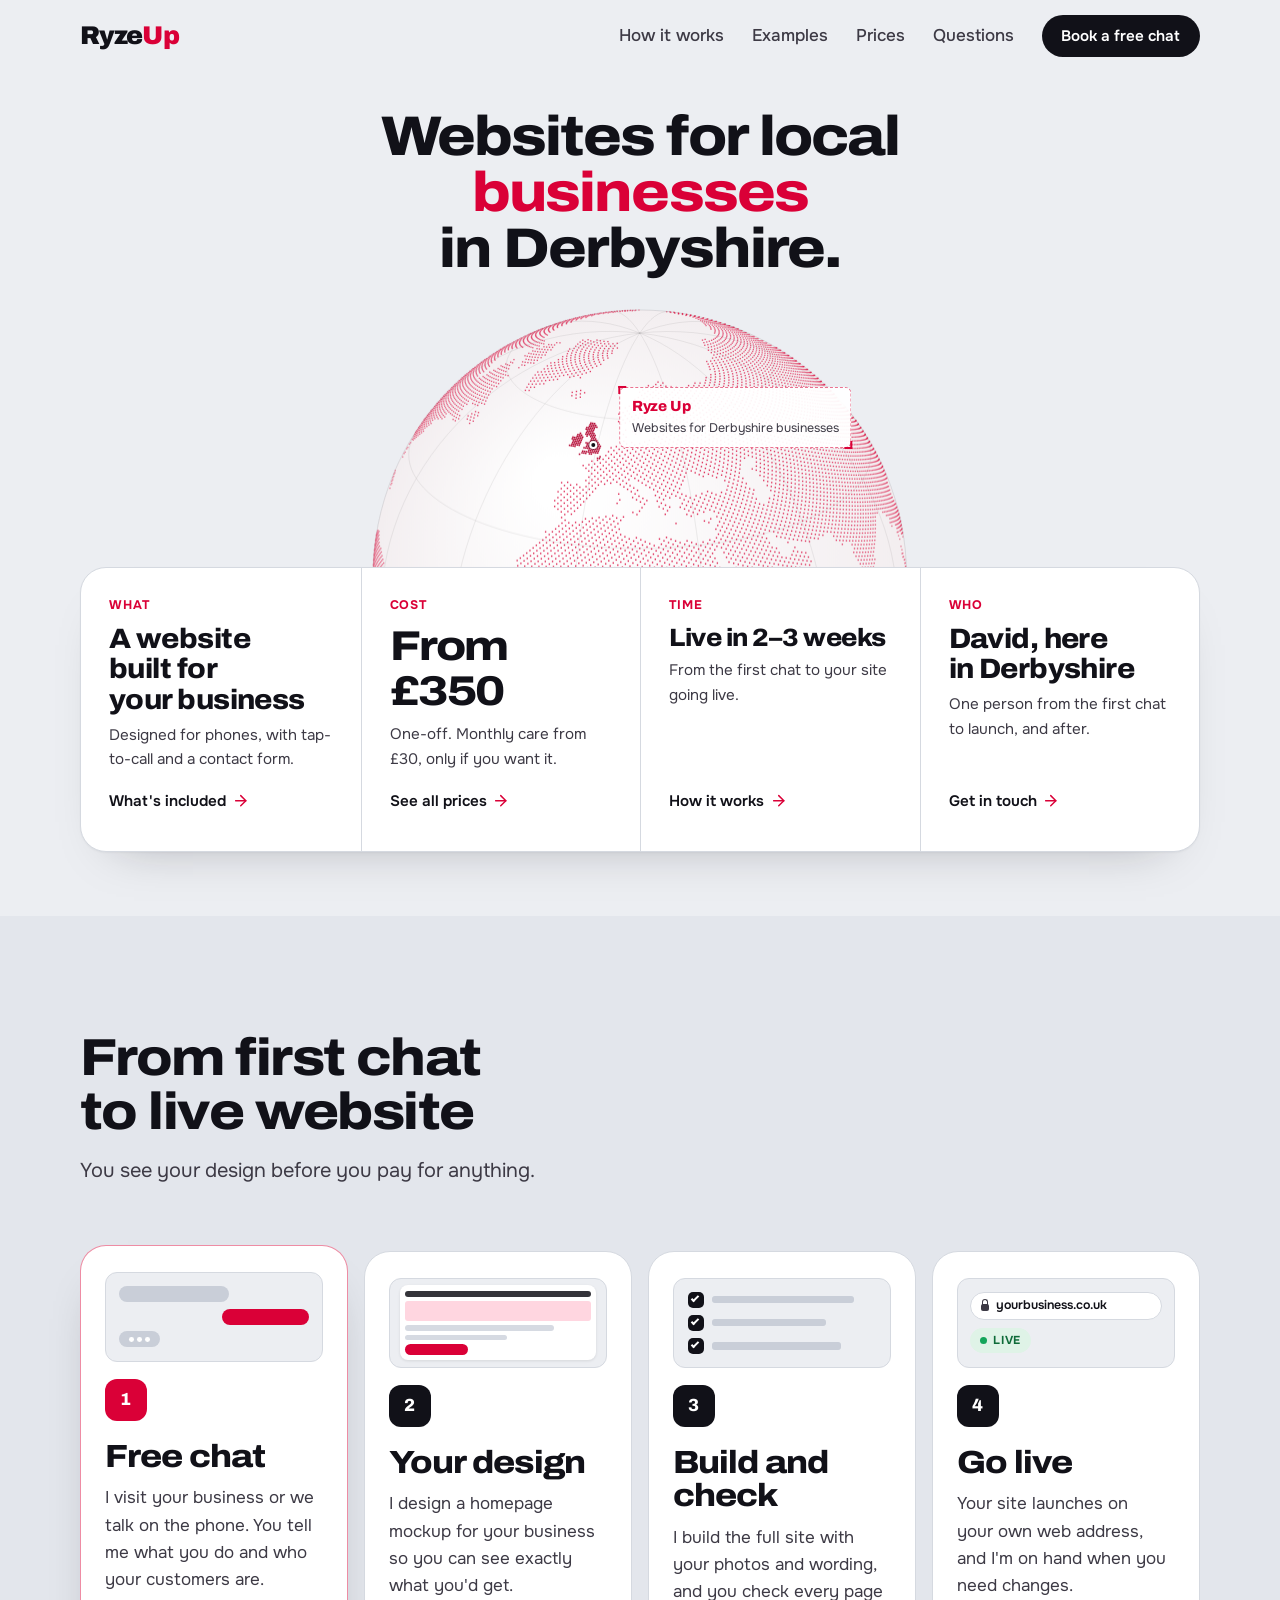
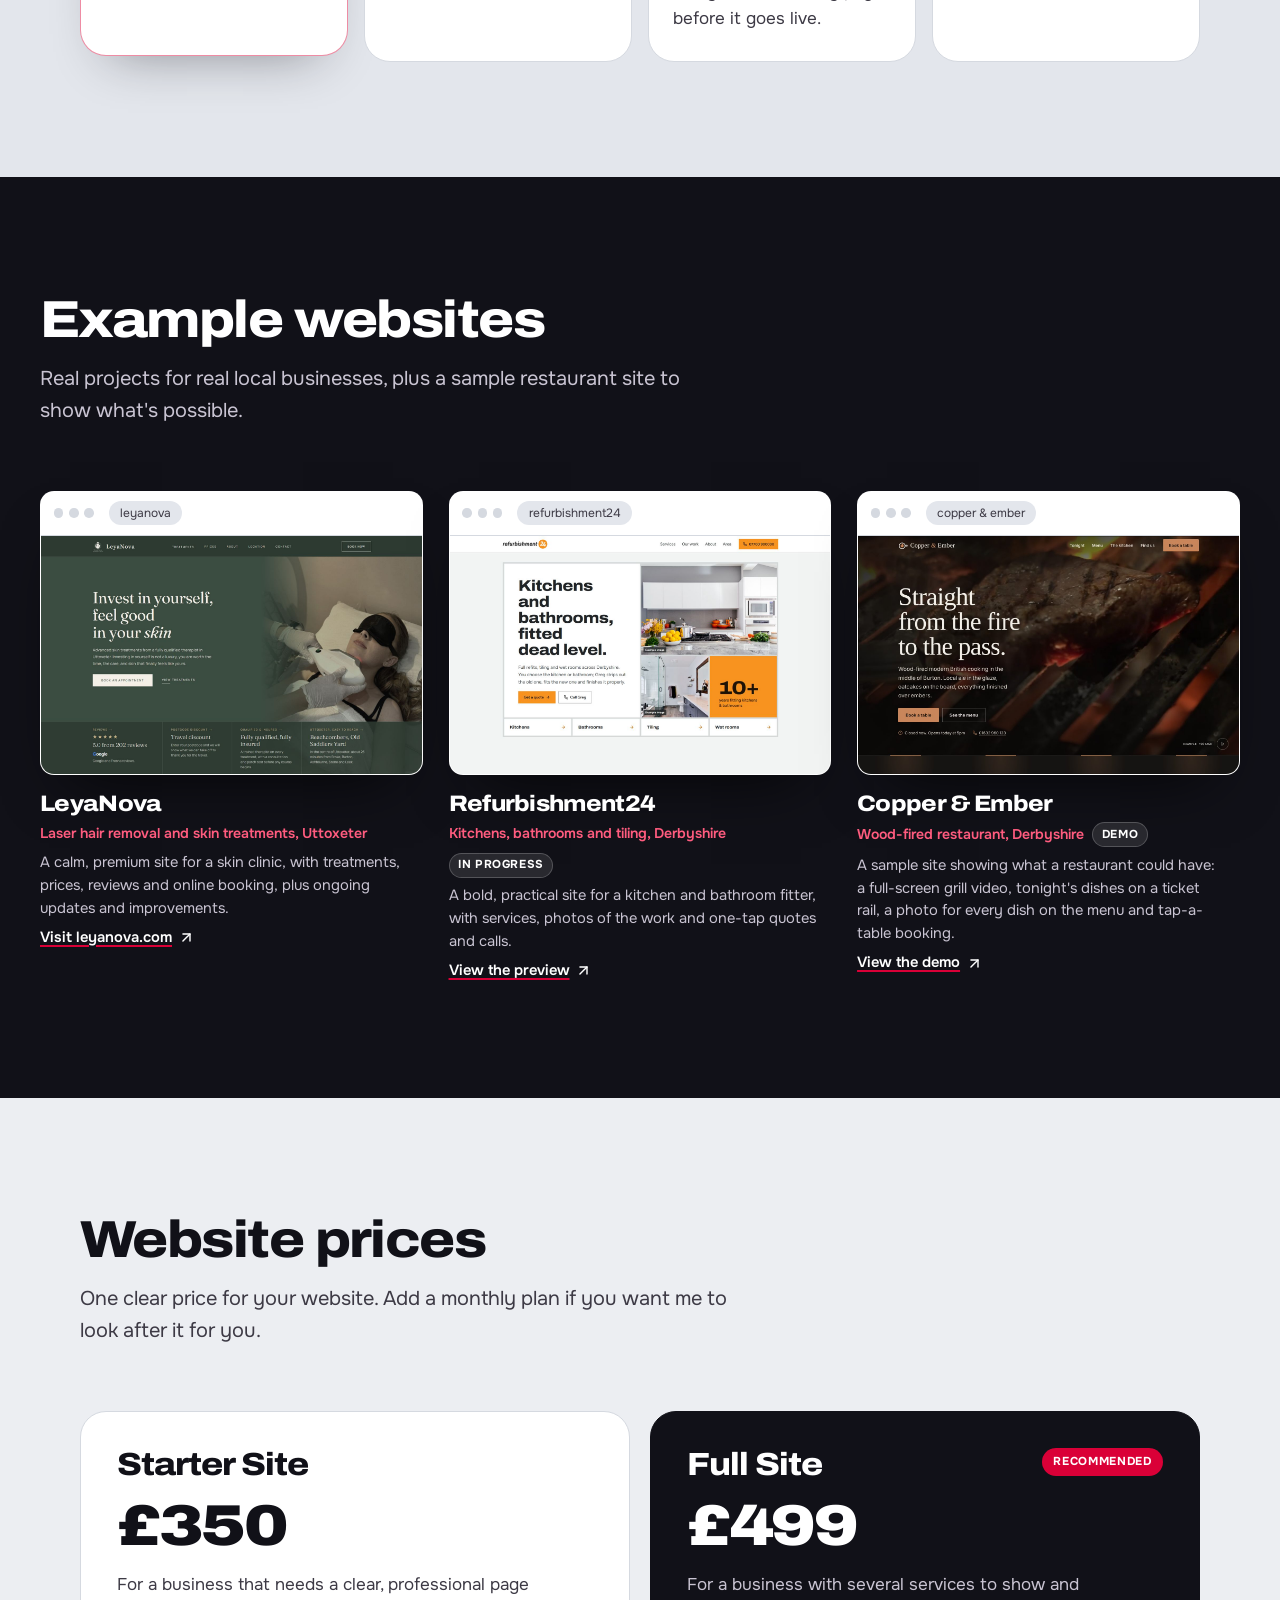
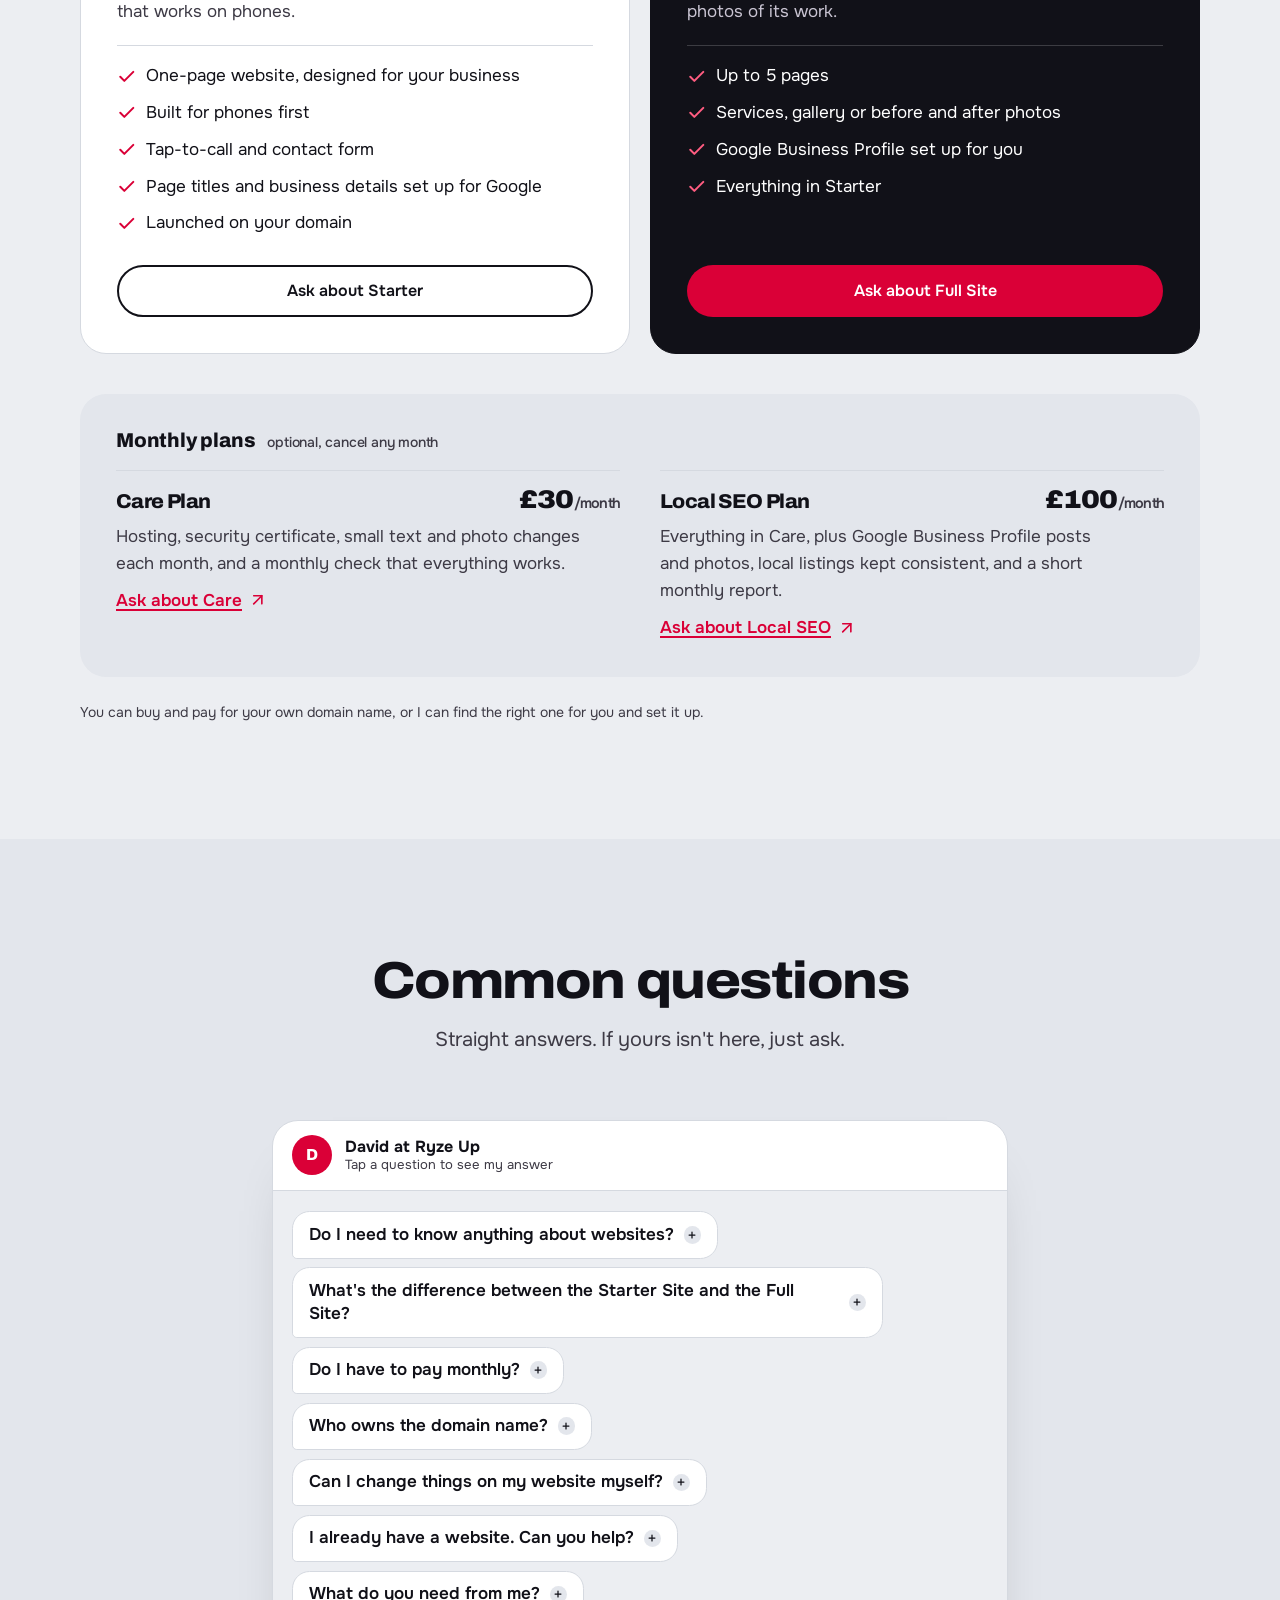
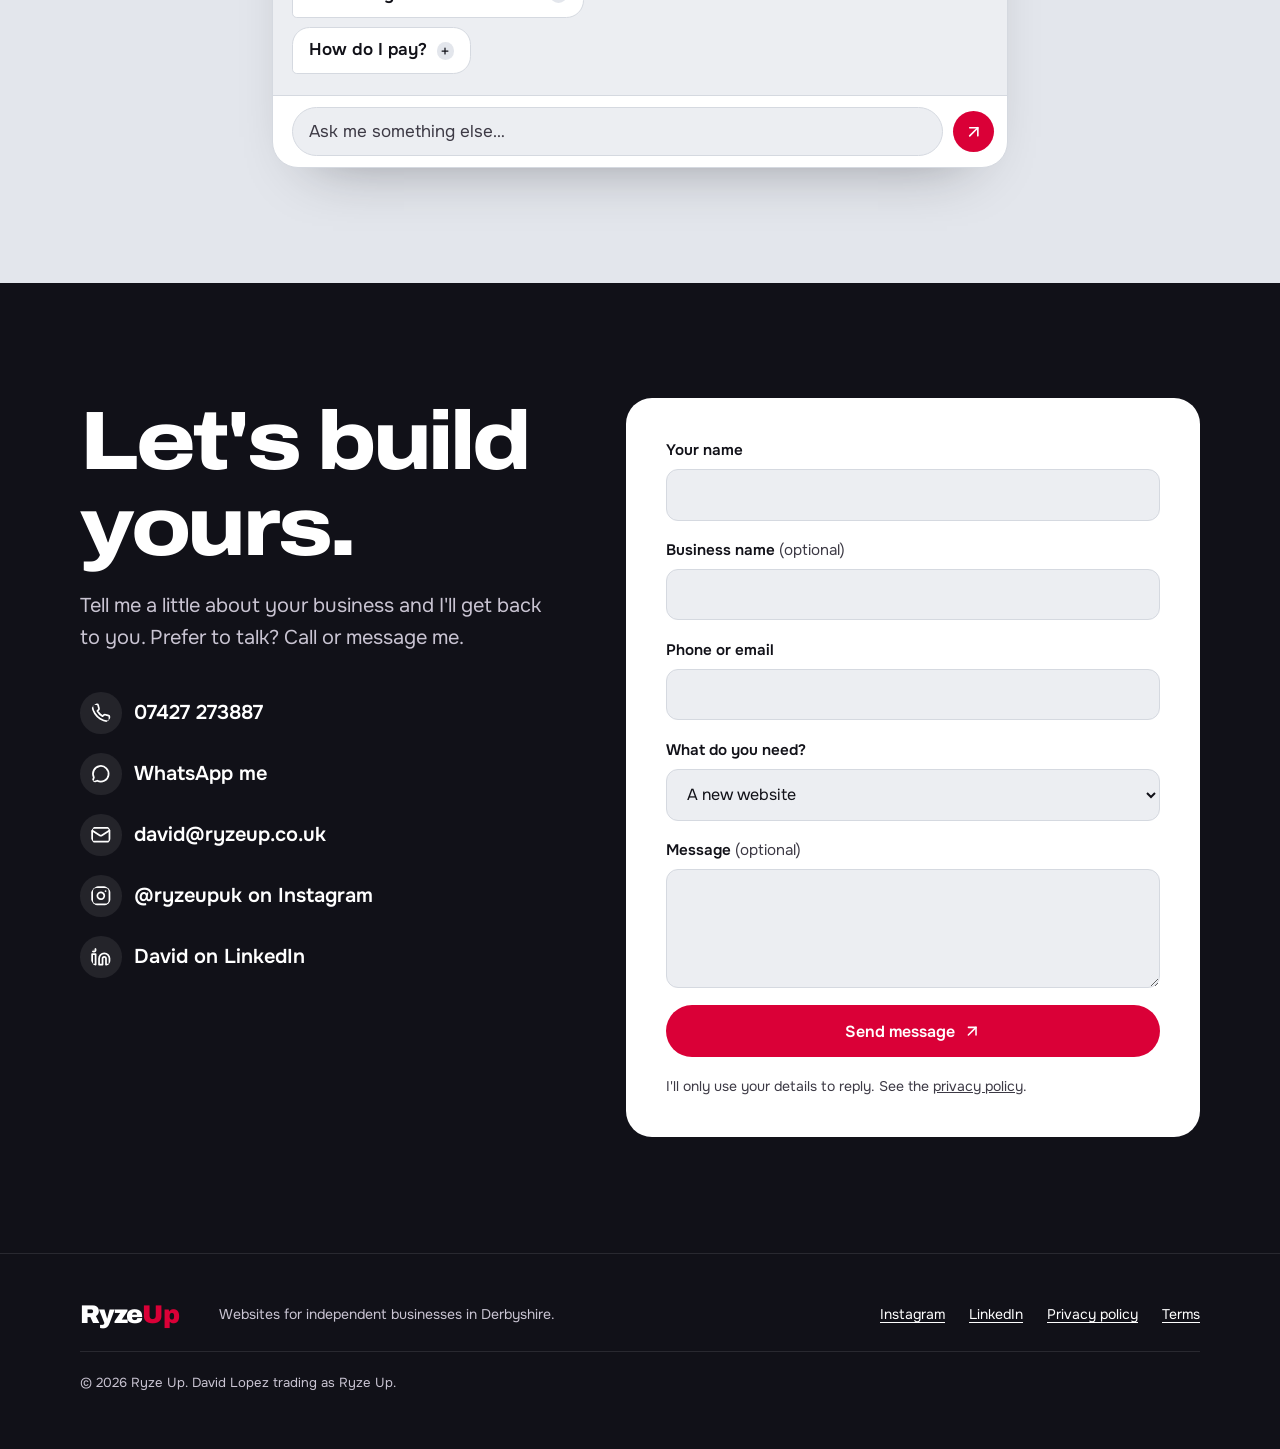
<file: index.html>
<!DOCTYPE html>
<html lang="en-GB">
<head>
  <meta charset="utf-8">
  <meta name="viewport" content="width=device-width, initial-scale=1, viewport-fit=cover">
  <title>Ryze Up | Websites for Local Businesses in Derbyshire</title>
  <meta name="description" content="Fair-priced, phone-friendly websites for independent shops, salons, cafés and trades in Derbyshire. Built to work on every phone, tablet and computer. Book a free chat with David.">
  <link rel="canonical" href="https://ryzeup.co.uk/">
  <meta name="theme-color" content="#DA0037">
  <link rel="icon" href="assets/img/favicon.svg" type="image/svg+xml">

  <meta property="og:type" content="website">
  <meta property="og:site_name" content="Ryze Up">
  <meta property="og:title" content="Ryze Up | Websites for Local Businesses in Derbyshire">
  <meta property="og:description" content="Fair-priced websites for independent local businesses, built to work on every phone, tablet and computer.">
  <meta property="og:url" content="https://ryzeup.co.uk/">
  <meta property="og:image" content="https://ryzeup.co.uk/assets/img/og-image.jpg">
  <meta property="og:image:width" content="1200">
  <meta property="og:image:height" content="630">
  <meta property="og:image:alt" content="Ryze Up: websites for local businesses in Derbyshire, from £350, live in 2–3 weeks">
  <meta name="twitter:card" content="summary_large_image">

  <link rel="preconnect" href="https://fonts.googleapis.com">
  <link rel="preconnect" href="https://fonts.gstatic.com" crossorigin>
  <link rel="stylesheet" href="https://fonts.googleapis.com/css2?family=Archivo:wdth,wght@62..125,500..900&family=Onest:wght@400..700&display=swap">
  <link rel="stylesheet" href="assets/css/styles.css">

  <script type="application/ld+json">
  {
    "@context": "https://schema.org",
    "@type": "ProfessionalService",
    "name": "Ryze Up",
    "description": "Websites for independent local businesses.",
    "url": "https://ryzeup.co.uk/",
    "founder": { "@type": "Person", "name": "David Lopez" },
    "telephone": "+447427273887",
    "email": "david@ryzeup.co.uk",
    "priceRange": "££",
    "address": { "@type": "PostalAddress", "addressRegion": "Derbyshire", "addressCountry": "GB" },
    "areaServed": [
      { "@type": "AdministrativeArea", "name": "Derbyshire" }
    ],
    "sameAs": [
      "https://www.instagram.com/ryzeupuk/",
      "https://www.linkedin.com/in/david-lopez-lucchini-27a1a1420/"
    ],
    "makesOffer": [
      { "@type": "Offer", "name": "Starter Site", "price": "350", "priceCurrency": "GBP" },
      { "@type": "Offer", "name": "Full Site", "price": "499", "priceCurrency": "GBP" },
      { "@type": "Offer", "name": "Care Plan", "price": "30", "priceCurrency": "GBP" },
      { "@type": "Offer", "name": "Local SEO Plan", "price": "100", "priceCurrency": "GBP" }
    ]
  }
  </script>
</head>
<body>

<!-- Icon set: Lucide (ISC licence), inlined as a sprite -->
<svg width="0" height="0" style="position:absolute" aria-hidden="true">
  <symbol id="i-arrow" viewBox="0 0 24 24"><path d="M7 7h10v10"/><path d="M7 17 17 7"/></symbol>
  <symbol id="i-check" viewBox="0 0 24 24"><path d="M20 6 9 17l-5-5"/></symbol>
  <symbol id="i-phone" viewBox="0 0 24 24"><path d="M22 16.92v3a2 2 0 0 1-2.18 2 19.79 19.79 0 0 1-8.63-3.07 19.5 19.5 0 0 1-6-6 19.79 19.79 0 0 1-3.07-8.67A2 2 0 0 1 4.11 2h3a2 2 0 0 1 2 1.72 12.84 12.84 0 0 0 .7 2.81 2 2 0 0 1-.45 2.11L8.09 9.91a16 16 0 0 0 6 6l1.27-1.27a2 2 0 0 1 2.11-.45 12.84 12.84 0 0 0 2.81.7A2 2 0 0 1 22 16.92z"/></symbol>
  <symbol id="i-mail" viewBox="0 0 24 24"><rect width="20" height="16" x="2" y="4" rx="2"/><path d="m22 7-8.97 5.7a1.94 1.94 0 0 1-2.06 0L2 7"/></symbol>
  <symbol id="i-chat" viewBox="0 0 24 24"><path d="M7.9 20A9 9 0 1 0 4 16.1L2 22Z"/></symbol>
  <symbol id="i-pin" viewBox="0 0 24 24"><path d="M20 10c0 6-8 12-8 12s-8-6-8-12a8 8 0 0 1 16 0Z"/><circle cx="12" cy="10" r="3"/></symbol>
  <symbol id="i-monitor" viewBox="0 0 24 24"><rect width="20" height="14" x="2" y="3" rx="2"/><path d="M8 21h8"/><path d="M12 17v4"/></symbol>
  <symbol id="i-mobile" viewBox="0 0 24 24"><rect width="14" height="20" x="5" y="2" rx="2"/><path d="M12 18h.01"/></symbol>
  <symbol id="i-send" viewBox="0 0 24 24"><path d="m22 2-7 20-4-9-9-4Z"/><path d="M22 2 11 13"/></symbol>
  <symbol id="i-shuffle" viewBox="0 0 24 24"><path d="m18 14 4 4-4 4"/><path d="m18 2 4 4-4 4"/><path d="M2 18h1.4c1.3 0 2.5-.6 3.3-1.7l6.1-8.6c.7-1.1 2-1.7 3.3-1.7H22"/><path d="M2 6h1.9c1.5 0 2.9.9 3.6 2.2"/><path d="M22 18h-5.9c-1.3 0-2.6-.7-3.3-1.8l-.5-.8"/></symbol>
  <symbol id="i-tablet" viewBox="0 0 24 24"><rect width="16" height="20" x="4" y="2" rx="2"/><path d="M12 18h.01"/></symbol>
  <symbol id="i-right" viewBox="0 0 24 24"><path d="M5 12h14"/><path d="m12 5 7 7-7 7"/></symbol>
  <symbol id="i-plus" viewBox="0 0 24 24"><path d="M5 12h14"/><path d="M12 5v14"/></symbol>
  <symbol id="i-menu" viewBox="0 0 24 24"><path d="M4 6h16"/><path d="M4 12h16"/><path d="M4 18h16"/></symbol>
  <symbol id="i-insta" viewBox="0 0 24 24"><rect width="20" height="20" x="2" y="2" rx="5"/><path d="M16 11.37A4 4 0 1 1 12.63 8 4 4 0 0 1 16 11.37z"/><path d="M17.5 6.5h.01"/></symbol>
  <symbol id="i-linkedin" viewBox="0 0 24 24"><path d="M16 8a6 6 0 0 1 6 6v7h-4v-7a2 2 0 0 0-2-2 2 2 0 0 0-2 2v7h-4v-7a6 6 0 0 1 6-6z"/><rect width="4" height="12" x="2" y="9"/><circle cx="4" cy="4" r="2"/></symbol>
  <symbol id="i-close" viewBox="0 0 24 24"><path d="M18 6 6 18"/><path d="m6 6 12 12"/></symbol>
</svg>

<a class="skip" href="#main">Skip to content</a>

<header class="site-header" id="top">
  <div class="wrap header-inner">
    <a class="wordmark" href="#top" aria-label="Ryze Up, back to top"><span class="wm-ryze">Ryze</span><span class="wm-up">Up</span></a>
    <nav class="nav" id="site-nav" aria-label="Main">
      <a href="#how">How it works</a>
      <a href="#work">Examples</a>
      <a href="#packages">Prices</a>
      <a href="#faq">Questions</a>
      <a class="btn btn-ink btn-sm" href="#contact">Book a free chat</a>
    </nav>
    <button class="nav-toggle" id="nav-toggle" type="button" aria-expanded="false" aria-controls="site-nav">
      <svg class="icon" aria-hidden="true"><use href="#i-menu"/></svg><span class="sr">Menu</span>
    </button>
  </div>
</header>

<main id="main">

  <!-- ============ HERO: the answers ============ -->
  <section class="hero" aria-labelledby="hero-title">
    <div class="wrap">
      <div class="hero-head">
        <h1 id="hero-title">Websites for local <span class="sr">businesses </span><span class="rot" id="rot" aria-hidden="true"><span class="rot-word">businesses</span></span>in Derbyshire.</h1>
        <!-- The red word sits on its own line and rotates through rotatingWords in assets/js/main.js -->
      </div>

      <div class="globe-wrap" id="globe-wrap" aria-hidden="true">
        <div class="globe-clip"><canvas class="globe" id="globe"></canvas></div>
        <div class="globe-pin" id="globe-pin">
          <span class="gp-dot"></span>
          <span class="gp-card"><b>Ryze Up</b><span class="gp-long">Websites for Derbyshire businesses</span><span class="gp-short">Derbyshire</span></span>
        </div>
      </div>

      <dl class="answers">
        <div class="ans">
          <dt>What</dt>
          <dd class="ans-big">A website built for your business</dd>
          <dd class="ans-small">Designed for phones, with tap-to-call and a contact form.</dd>
          <dd><a class="ans-link" href="#packages">What's included <svg class="icon" aria-hidden="true"><use href="#i-right"/></svg></a></dd>
        </div>
        <div class="ans ans-key">
          <dt>Cost</dt>
          <dd class="ans-big">From £350</dd>
          <dd class="ans-small">One-off. Monthly care from £30, only if you want it.</dd>
          <dd><a class="ans-link" href="#packages">See all prices <svg class="icon" aria-hidden="true"><use href="#i-right"/></svg></a></dd>
        </div>
        <div class="ans ans-time">
          <dt>Time</dt>
          <dd class="ans-big">Live in 2–3 weeks</dd>
          <dd class="ans-small">From the first chat to your site going live.</dd>
          <dd><a class="ans-link" href="#how">How it works <svg class="icon" aria-hidden="true"><use href="#i-right"/></svg></a></dd>
        </div>
        <div class="ans">
          <dt>Who</dt>
          <dd class="ans-big">David, here in Derbyshire</dd>
          <dd class="ans-small">One person from the first chat to launch, and after.</dd>
          <dd><a class="ans-link" href="#contact">Get in touch <svg class="icon" aria-hidden="true"><use href="#i-right"/></svg></a></dd>
        </div>
      </dl>

    </div>
  </section>

  <!-- ============ HOW IT WORKS ============ -->
  <section class="how" id="how">
    <div class="wrap">
      <div class="section-head">
        <h2>From first chat to live website</h2>
        <p>You see your design before you pay for anything.</p>
      </div>
      <ol class="steps" id="steps">
        <li>
          <div class="scene sc-chat" aria-hidden="true">
            <span class="b b1"></span><span class="b b2"></span><span class="b b3"><i></i><i></i><i></i></span>
          </div>
          <span class="step-n">1</span><h3>Free chat</h3><p>I visit your business or we talk on the phone. You tell me what you do and who your customers are.</p>
        </li>
        <li>
          <div class="scene sc-design" aria-hidden="true">
            <span class="frame"><span class="d-nav"></span><span class="d-hero"></span><span class="d-l1"></span><span class="d-l2"></span><span class="d-btn"></span></span>
            <span class="d-cursor"></span>
          </div>
          <span class="step-n">2</span><h3>Your design</h3><p>I design a homepage mockup for your business so you can see exactly what you'd get.</p>
        </li>
        <li>
          <div class="scene sc-check" aria-hidden="true">
            <span class="row"><b></b><span></span></span><span class="row"><b></b><span></span></span><span class="row"><b></b><span></span></span>
          </div>
          <span class="step-n">3</span><h3>Build and check</h3><p>I build the full site with your photos and wording, and you check every page before it goes live.</p>
        </li>
        <li>
          <div class="scene sc-live" aria-hidden="true">
            <span class="url"><span class="lock"></span><span class="typed">yourbusiness.co.uk</span></span>
            <span class="live"><i></i>Live</span>
          </div>
          <span class="step-n">4</span><h3>Go live</h3><p>Your site launches on your own web address, and I'm on hand when you need changes.</p>
        </li>
      </ol>
    </div>
  </section>

  <!-- ============ WORK ============ -->
  <section class="work" id="work">
    <div class="wrap">
      <div class="section-head">
        <h2>Example websites</h2>
        <p>Real projects for real local businesses, plus a sample restaurant site to show what's possible.</p>
      </div>
      <div class="projects">
        <article class="project">
          <div class="shot">
            <div class="shot-bar" aria-hidden="true"><i></i><i></i><i></i><span>leyanova</span></div>
            <img src="assets/img/work-leyanova.jpg" alt="LeyaNova website home page: a dark green design with the headline Invest in yourself, feel good in your skin" width="1440" height="900" loading="lazy" decoding="async">
          </div>
          <div class="project-body">
            <h3>LeyaNova</h3>
            <p class="project-type">Laser hair removal and skin treatments, Uttoxeter</p>
            <p>A calm, premium site for a skin clinic, with treatments, prices, reviews and online booking, plus ongoing updates and improvements.</p>
            <a class="text-link" href="https://leyanova.com" target="_blank" rel="noopener">Visit leyanova.com <svg class="icon" aria-hidden="true"><use href="#i-arrow"/></svg></a>
          </div>
        </article>
        <article class="project">
          <div class="shot">
            <div class="shot-bar" aria-hidden="true"><i></i><i></i><i></i><span>refurbishment24</span></div>
            <img src="assets/img/work-refurbishment24.jpg" alt="Refurbishment24 website home page: kitchens and bathrooms, fitted dead level, with photos and an orange quote button" width="1440" height="900" loading="lazy" decoding="async">
          </div>
          <div class="project-body">
            <h3>Refurbishment24</h3>
            <p class="project-type">Kitchens, bathrooms and tiling, Derbyshire <span class="pill">In progress</span></p>
            <p>A bold, practical site for a kitchen and bathroom fitter, with services, photos of the work and one-tap quotes and calls.</p>
            <!-- PREVIEW: a copy of Greg's site lives in /demos/refurbishment24/. When his real site is live, remove the "In progress" pill, point this link at his domain and delete the demos/refurbishment24 folder. -->
            <a class="text-link" href="demos/refurbishment24/" target="_blank" rel="noopener">View the preview <svg class="icon" aria-hidden="true"><use href="#i-arrow"/></svg></a>
          </div>
        </article>
        <!-- DEMO: Copper & Ember is a fictional restaurant. The demo site lives in /demos/copper-ember/ -->
        <article class="project">
          <div class="shot">
            <div class="shot-bar" aria-hidden="true"><i></i><i></i><i></i><span>copper &amp; ember</span></div>
            <img src="assets/img/work-copper-ember.jpg" alt="Copper &amp; Ember demo website home page: a dark, photo-led design with steak on a wood-fired grill and the headline Straight from the fire to the pass" width="1440" height="900" loading="lazy" decoding="async">
          </div>
          <div class="project-body">
            <h3>Copper &amp; Ember</h3>
            <p class="project-type">Wood-fired restaurant, Derbyshire <span class="pill">Demo</span></p>
            <p>A sample site showing what a restaurant could have: a full-screen grill video, tonight's dishes on a ticket rail, a photo for every dish on the menu and tap-a-table booking.</p>
            <a class="text-link" href="demos/copper-ember/" target="_blank" rel="noopener">View the demo <svg class="icon" aria-hidden="true"><use href="#i-arrow"/></svg></a>
          </div>
        </article>
      </div>
    </div>
  </section>

  <!-- ============ PACKAGES ============ -->
  <section class="packages" id="packages">
    <div class="wrap">
      <div class="section-head">
        <h2>Website prices</h2>
        <p>One clear price for your website. Add a monthly plan if you want me to look after it for you.</p>
      </div>

      <div class="price-grid">
        <article class="price-card">
          <h3 class="pc-title">Starter Site</h3>
          <p class="price"><span class="amt">£350</span></p>
          <p class="price-for">For a business that needs a clear, professional page that works on phones.</p>
          <ul class="ticks">
            <li><svg class="icon" aria-hidden="true"><use href="#i-check"/></svg>One-page website, designed for your business</li>
            <li><svg class="icon" aria-hidden="true"><use href="#i-check"/></svg>Built for phones first</li>
            <li><svg class="icon" aria-hidden="true"><use href="#i-check"/></svg>Tap-to-call and contact form</li>
            <li><svg class="icon" aria-hidden="true"><use href="#i-check"/></svg>Page titles and business details set up for Google</li>
            <li><svg class="icon" aria-hidden="true"><use href="#i-check"/></svg>Launched on your domain</li>
          </ul>
          <a class="btn btn-ghost btn-block" href="#contact" data-package="Starter Site">Ask about Starter</a>
        </article>

        <article class="price-card is-rec">
          <span class="rec">Recommended</span>
          <h3 class="pc-title">Full Site</h3>
          <p class="price"><span class="amt">£499</span></p>
          <p class="price-for">For a business with several services to show and photos of its work.</p>
          <ul class="ticks">
            <li><svg class="icon" aria-hidden="true"><use href="#i-check"/></svg>Up to 5 pages</li>
            <li><svg class="icon" aria-hidden="true"><use href="#i-check"/></svg>Services, gallery or before and after photos</li>
            <li><svg class="icon" aria-hidden="true"><use href="#i-check"/></svg>Google Business Profile set up for you</li>
            <li><svg class="icon" aria-hidden="true"><use href="#i-check"/></svg>Everything in Starter</li>
          </ul>
          <a class="btn btn-red btn-block" href="#contact" data-package="Full Site">Ask about Full Site</a>
        </article>
      </div>

      <div class="addons">
        <h3 class="addons-title">Monthly plans <span>optional, cancel any month</span></h3>
        <div class="addon-row">
          <article class="addon">
            <div class="addon-head"><h4>Care Plan</h4><p class="addon-price">£30<span>/month</span></p></div>
            <p>Hosting, security certificate, small text and photo changes each month, and a monthly check that everything works.</p>
            <a class="text-link" href="#contact" data-package="Care Plan">Ask about Care <svg class="icon" aria-hidden="true"><use href="#i-arrow"/></svg></a>
          </article>
          <article class="addon">
            <div class="addon-head"><h4>Local SEO Plan</h4><p class="addon-price">£100<span>/month</span></p></div>
            <p>Everything in Care, plus Google Business Profile posts and photos, local listings kept consistent, and a short monthly report.</p>
            <a class="text-link" href="#contact" data-package="Local SEO Plan">Ask about Local SEO <svg class="icon" aria-hidden="true"><use href="#i-arrow"/></svg></a>
          </article>
        </div>
      </div>
      <p class="fine">You can buy and pay for your own domain name, or I can find the right one for you and set it up.</p>
    </div>
  </section>

  <!-- ============ FAQ ============ -->
  <section class="faq" id="faq" aria-labelledby="faq-title">
    <div class="wrap faq-grid">
      <div class="section-head">
        <h2 id="faq-title">Common questions</h2>
        <p>Straight answers. If yours isn't here, just ask.</p>
      </div>
      <div class="chat">
        <div class="chat-head" aria-hidden="true">
          <span class="chat-av">D</span>
          <span class="chat-who"><b>David at Ryze Up</b><small>Tap a question to see my answer</small></span>
        </div>
        <div class="faq-list chat-body">
        <details>
          <summary><span class="q">Do I need to know anything about websites?</span></summary>
          <div class="reply"><span class="typing" aria-hidden="true"><i></i><i></i><i></i></span><p>No. You tell me about your business and send me your photos and details. I handle the design, building, hosting setup and launch.</p></div>
        </details>
        <details>
          <summary><span class="q">What's the difference between the Starter Site and the Full Site?</span></summary>
          <div class="reply"><span class="typing" aria-hidden="true"><i></i><i></i><i></i></span><p>The Starter Site is one page with everything a customer needs: what you do, where you are, and how to get in touch. The Full Site has up to 5 pages, room for galleries or before and after photos, and I set up your Google Business Profile for you.</p></div>
        </details>
        <details>
          <summary><span class="q">Do I have to pay monthly?</span></summary>
          <div class="reply"><span class="typing" aria-hidden="true"><i></i><i></i><i></i></span><p>No. The website is a one-off price. The Care Plan and Local SEO Plan are optional, and you can cancel any month.</p></div>
        </details>
        <details>
          <summary><span class="q">Who owns the domain name?</span></summary>
          <div class="reply"><span class="typing" aria-hidden="true"><i></i><i></i><i></i></span><p>If you buy the domain yourself, it's registered in your name and stays yours whatever happens. If you'd rather not deal with it, I can find a good domain for your business and set it up for you.</p></div>
        </details>
        <details>
          <summary><span class="q">Can I change things on my website myself?</span></summary>
          <div class="reply"><span class="typing" aria-hidden="true"><i></i><i></i><i></i></span><p>Your site is hand-built rather than made on a drag-and-drop builder, so changes go through me. Small text and photo changes each month are included in the Care Plan, or I can quote for one-off changes.</p></div>
        </details>
        <details>
          <summary><span class="q">I already have a website. Can you help?</span></summary>
          <div class="reply"><span class="typing" aria-hidden="true"><i></i><i></i><i></i></span><p>Yes. I can redesign it or rebuild it from scratch, keeping your web address. Book a free chat and I'll take a look at what you have now.</p></div>
        </details>
        <details>
          <summary><span class="q">What do you need from me?</span></summary>
          <div class="reply"><span class="typing" aria-hidden="true"><i></i><i></i><i></i></span><p>Your logo if you have one, a few good photos of your business or work, your services and prices, opening hours and contact details. I can help write the wording.</p></div>
        </details>
        <details>
          <summary><span class="q">How do I pay?</span></summary>
          <div class="reply"><span class="typing" aria-hidden="true"><i></i><i></i><i></i></span><p>Once you've seen your mockup and we've talked it through, you pay a deposit of half the website price to start the build. You can pay in cash in person, or online by card through Stripe.</p></div>
        </details>
      </div>
        <a class="chat-foot" href="#contact"><span>Ask me something else…</span><span class="chat-send" aria-hidden="true"><svg class="icon"><use href="#i-arrow"/></svg></span></a>
      </div>
    </div>
  </section>

  <!-- ============ CONTACT ============ -->
  <section class="contact" id="contact">
    <div class="wrap contact-grid">
      <div class="contact-copy">
        <h2>Let's build yours.</h2>
        <p>Tell me a little about your business and I'll get back to you. Prefer to talk? Call or message me.</p>
        <ul class="contact-lines">
          <li><a href="tel:+447427273887"><svg class="icon" aria-hidden="true"><use href="#i-phone"/></svg><span>07427 273887</span></a></li>
          <li><a href="https://wa.me/447427273887" target="_blank" rel="noopener"><svg class="icon" aria-hidden="true"><use href="#i-chat"/></svg><span>WhatsApp me</span></a></li>
          <li><a href="mailto:david@ryzeup.co.uk"><svg class="icon" aria-hidden="true"><use href="#i-mail"/></svg><span>david@ryzeup.co.uk</span></a></li>
          <li><a href="https://www.instagram.com/ryzeupuk/" target="_blank" rel="noopener"><svg class="icon" aria-hidden="true"><use href="#i-insta"/></svg><span>@ryzeupuk on Instagram</span></a></li>
          <li><a href="https://www.linkedin.com/in/david-lopez-lucchini-27a1a1420/" target="_blank" rel="noopener"><svg class="icon" aria-hidden="true"><use href="#i-linkedin"/></svg><span>David on LinkedIn</span></a></li>
        </ul>
      </div>

      <form class="form" id="contact-form" action="https://formspree.io/f/xwllbvrn" method="POST" novalidate>
        <div class="field">
          <label for="f-name">Your name</label>
          <input id="f-name" name="name" type="text" autocomplete="name" required>
          <p class="err" id="f-name-err" hidden></p>
        </div>
        <div class="field">
          <label for="f-business">Business name <span class="opt">(optional)</span></label>
          <input id="f-business" name="business" type="text" autocomplete="organization">
        </div>
        <div class="field">
          <label for="f-contact">Phone or email</label>
          <input id="f-contact" name="contact" type="text" autocomplete="email" inputmode="email" required>
          <p class="err" id="f-contact-err" hidden></p>
        </div>
        <div class="field">
          <label for="f-need">What do you need?</label>
          <select id="f-need" name="need">
            <option>A new website</option>
            <option>A redesign of my current website</option>
            <option>Not sure yet</option>
            <option>Starter Site</option>
            <option>Full Site</option>
            <option>Care Plan</option>
            <option>Local SEO Plan</option>
          </select>
        </div>
        <div class="field">
          <label for="f-msg">Message <span class="opt">(optional)</span></label>
          <textarea id="f-msg" name="message" rows="4"></textarea>
        </div>
        <input type="hidden" name="_subject" value="New enquiry from ryzeup.co.uk">
        <input type="text" name="_gotcha" class="hp" tabindex="-1" autocomplete="off" aria-hidden="true">
        <button class="btn btn-red btn-block" type="submit" id="f-submit">Send message <svg class="icon" aria-hidden="true"><use href="#i-arrow"/></svg></button>
        <p class="form-status" id="form-status" role="status" hidden></p>
        <p class="fine">I'll only use your details to reply. See the <a href="privacy.html">privacy policy</a>.</p>
      </form>
    </div>
  </section>
</main>

<footer class="site-footer">
  <div class="wrap footer-inner">
    <a class="wordmark wordmark-light" href="#top" aria-label="Ryze Up, back to top"><span class="wm-ryze">Ryze</span><span class="wm-up">Up</span></a>
    <p>Websites for independent businesses in Derbyshire.</p>
    <nav class="footer-links" aria-label="Links"><a href="https://www.instagram.com/ryzeupuk/" target="_blank" rel="noopener">Instagram</a><a href="https://www.linkedin.com/in/david-lopez-lucchini-27a1a1420/" target="_blank" rel="noopener">LinkedIn</a><a href="privacy.html">Privacy policy</a><a href="terms.html">Terms</a></nav>
    <p class="copyright">© <span id="year">2026</span> Ryze Up. David Lopez trading as Ryze Up.</p>
  </div>
</footer>

<div class="mobile-bar" aria-label="Quick contact">
  <a href="tel:+447427273887" class="mb-call"><svg class="icon" aria-hidden="true"><use href="#i-phone"/></svg>Call</a>
  <a href="#contact" class="mb-chat">Book a free chat</a>
</div>

<script src="assets/js/main.js" defer></script>
</body>
</html>
</file>
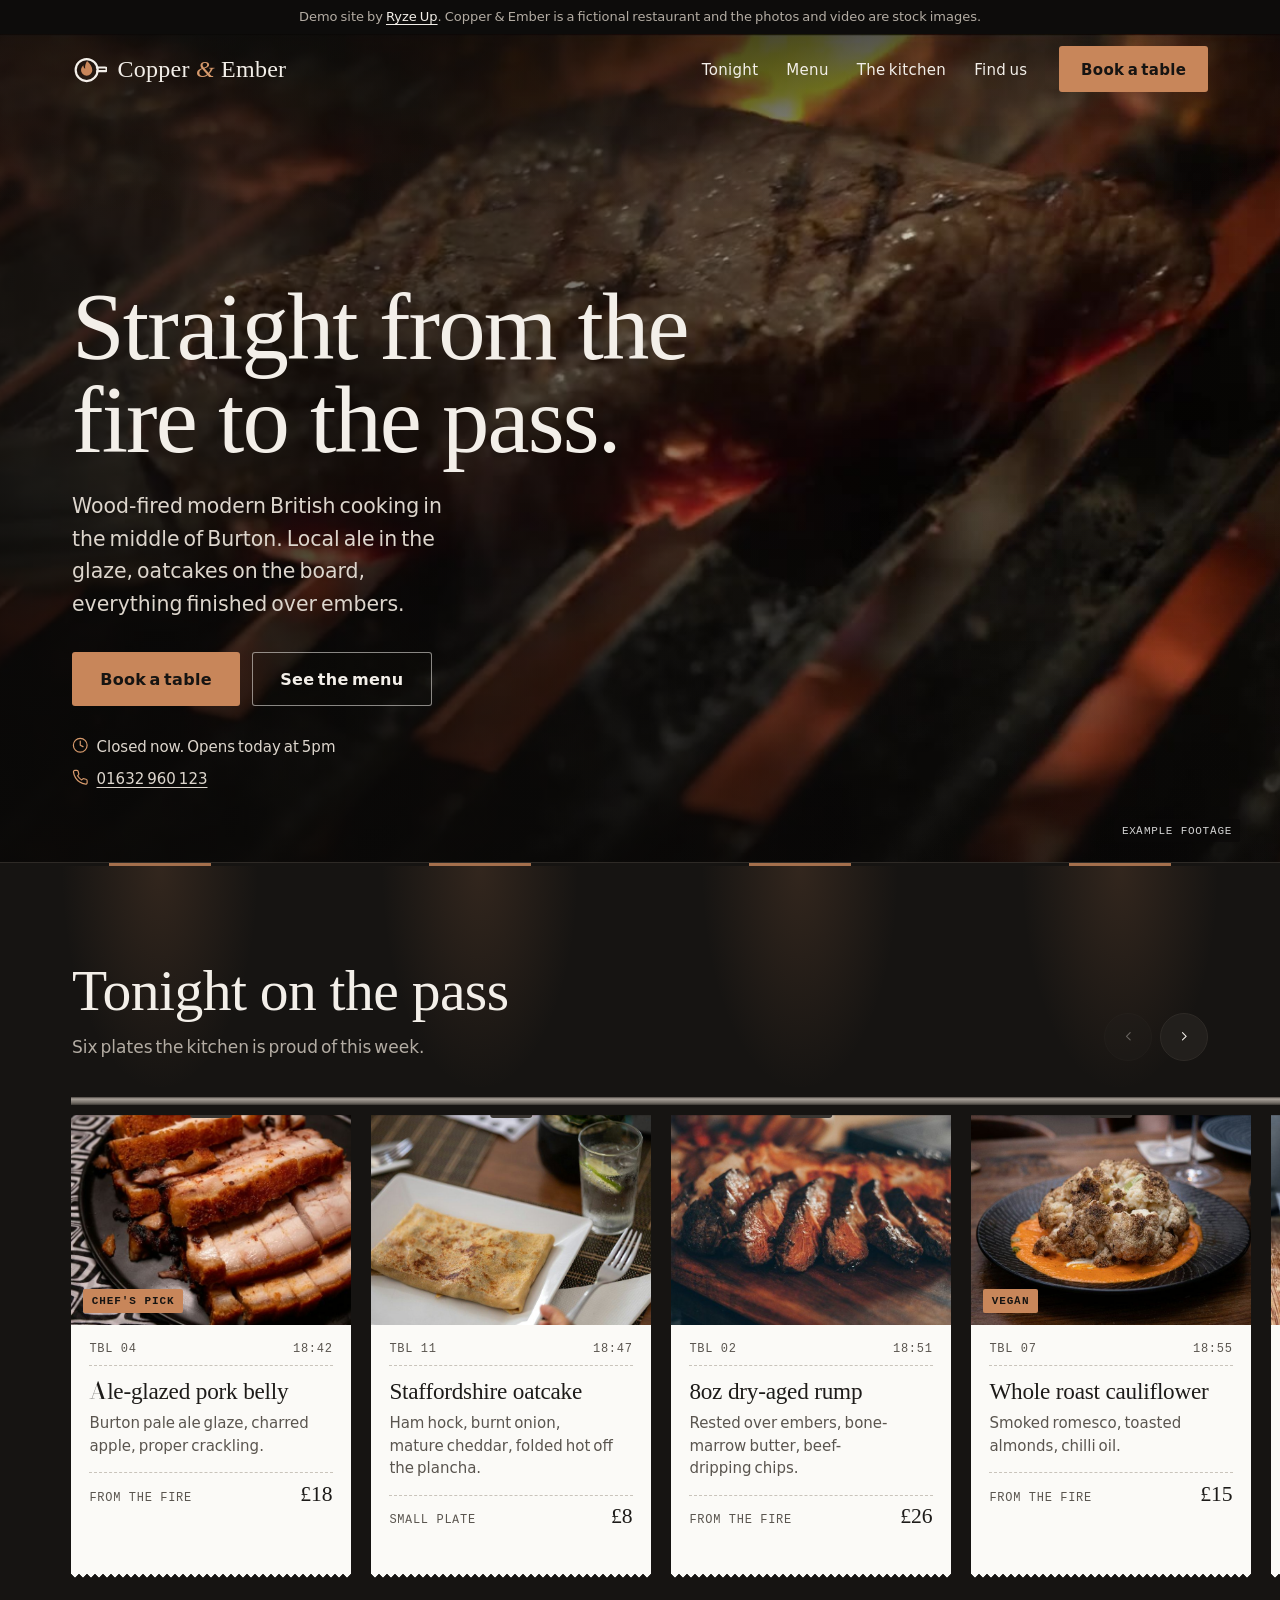
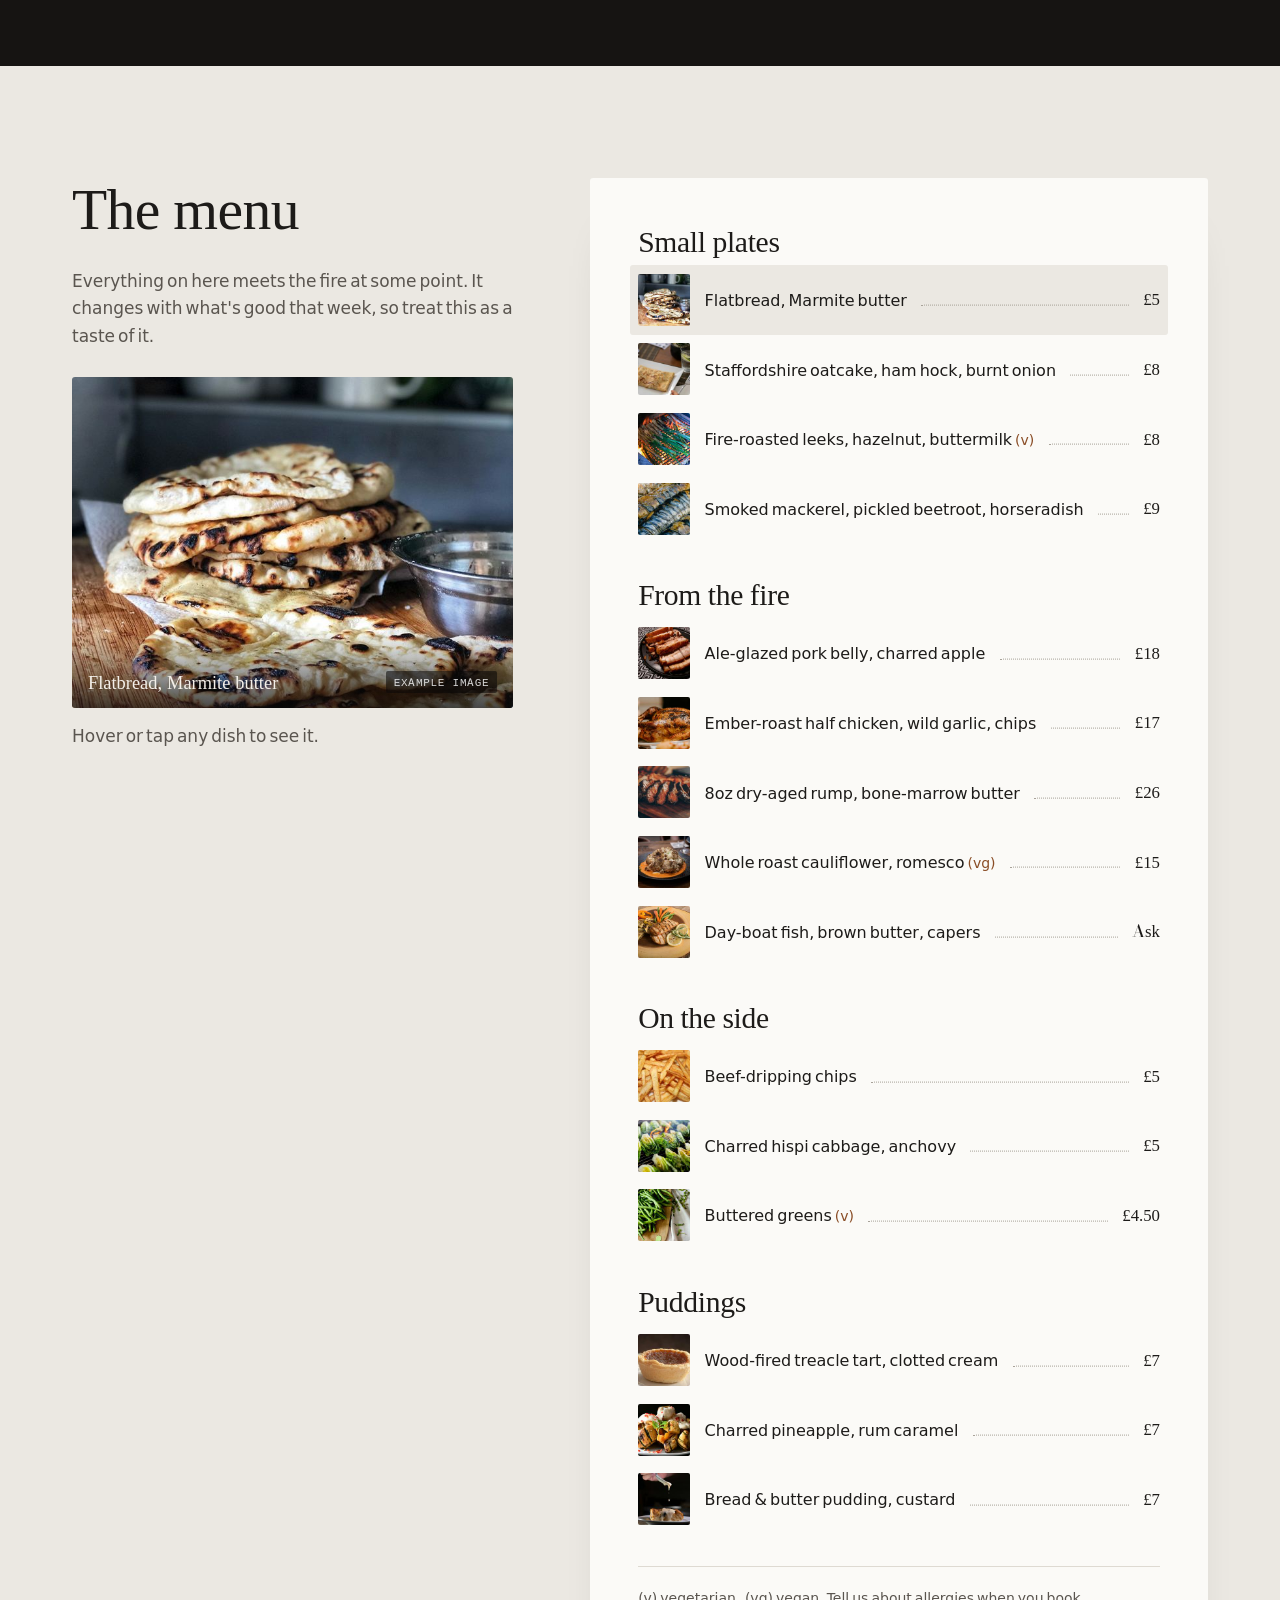
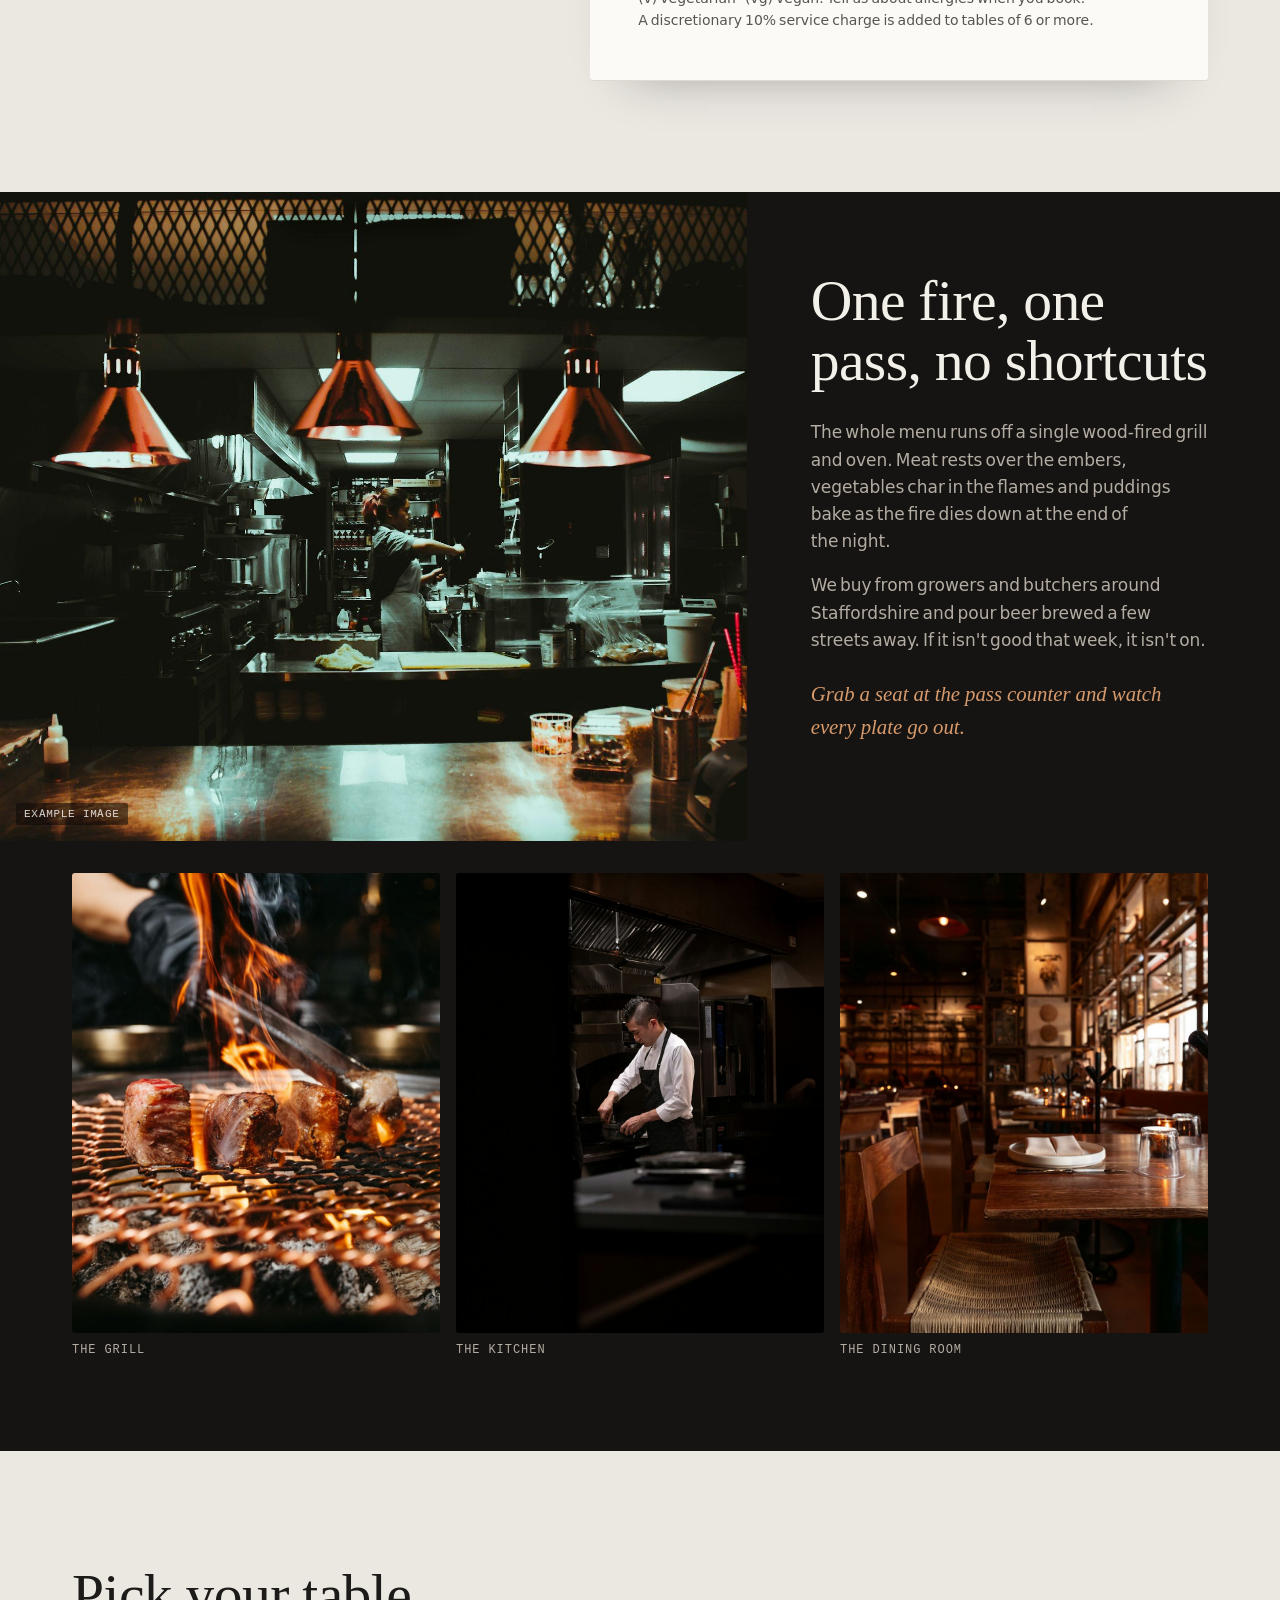
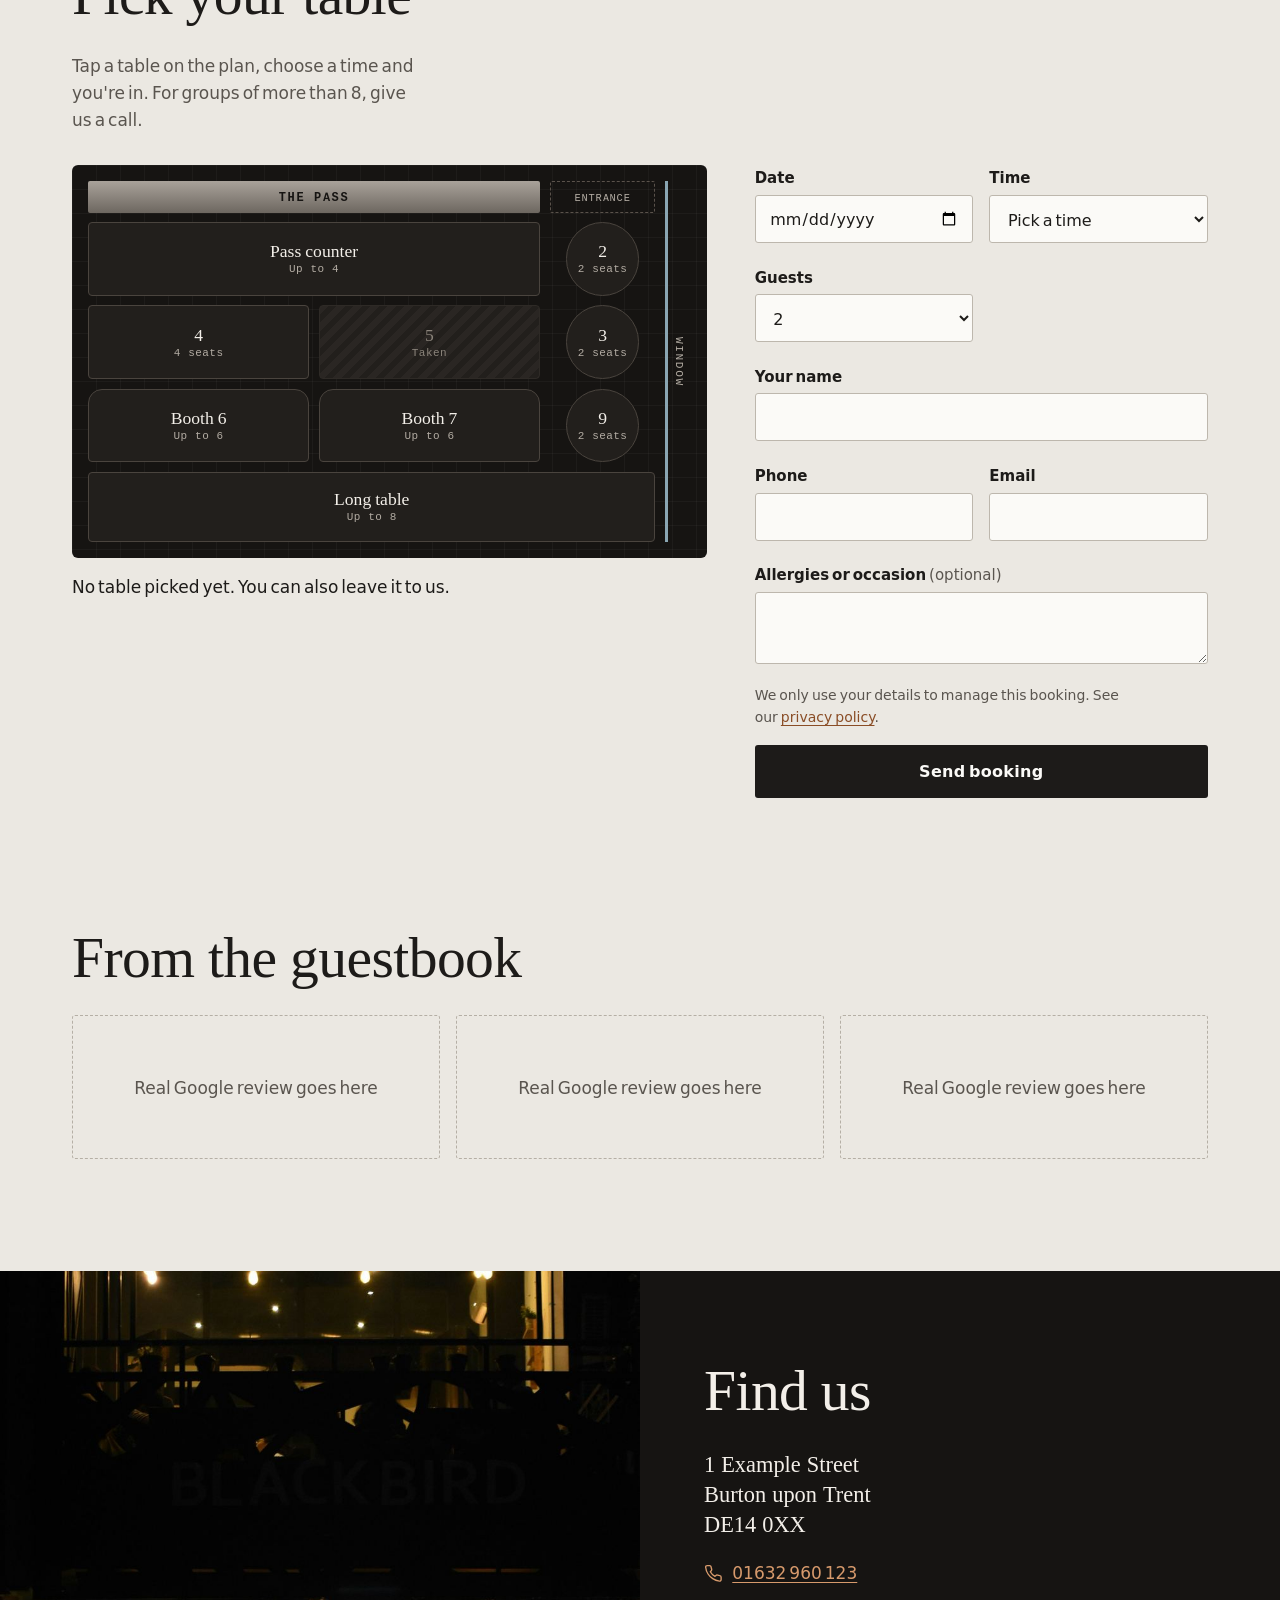
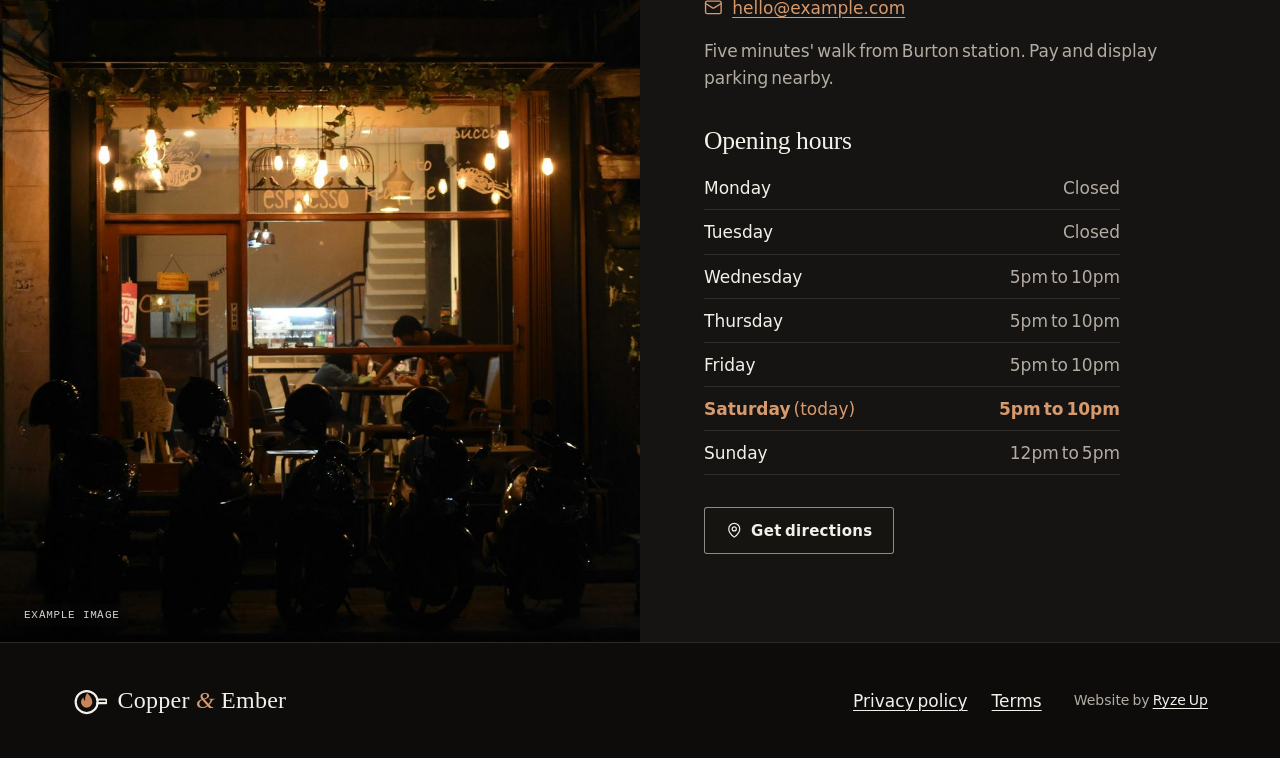
<file: demos/copper-ember/index.html>
<!doctype html>
<html lang="en-GB">
<head>
  <meta charset="utf-8">
  <meta name="viewport" content="width=device-width, initial-scale=1">
  <!-- DEMO: remove this noindex line when this becomes a real client's site -->
  <meta name="robots" content="noindex, nofollow">

  <!-- PLACEHOLDER: business name, town and description -->
  <title>Copper &amp; Ember | Wood-fired restaurant in Burton upon Trent</title>
  <meta name="description" content="Wood-fired modern British cooking in Burton upon Trent. See tonight's dishes, browse the menu and book a table online in under a minute.">
  <link rel="canonical" href="https://ryzeup.co.uk/demos/copper-ember/">

  <meta property="og:type" content="website">
  <meta property="og:title" content="Copper &amp; Ember | Wood-fired kitchen, Burton upon Trent">
  <meta property="og:description" content="Straight from the fire to the pass. See tonight's menu and book a table.">
  <meta property="og:url" content="https://ryzeup.co.uk/demos/copper-ember/">
  <meta property="og:image" content="https://ryzeup.co.uk/demos/copper-ember/assets/img/grill-flames.jpg">
  <meta name="theme-color" content="#161412">

  <link rel="icon" href="assets/logo-mark.svg" type="image/svg+xml">
  <link rel="preload" as="image" href="assets/img/hero-poster.jpg">

  <!-- Fonts are self-hosted in assets/fonts (see @font-face at the top of styles.css) -->
  <link rel="preload" href="assets/fonts/bodoni-moda.woff2" as="font" type="font/woff2" crossorigin>

  <link rel="stylesheet" href="styles.css">
  <script>document.documentElement.classList.add("js")</script>

  <!-- Local SEO. PLACEHOLDER: every value below for a real client -->
  <script type="application/ld+json">
  {
    "@context": "https://schema.org",
    "@type": "Restaurant",
    "name": "Copper & Ember",
    "url": "https://ryzeup.co.uk/demos/copper-ember/",
    "image": "https://ryzeup.co.uk/demos/copper-ember/assets/img/exterior.jpg",
    "telephone": "+441632960123",
    "servesCuisine": ["Modern British", "Wood-fired"],
    "priceRange": "££",
    "acceptsReservations": "True",
    "hasMenu": "https://ryzeup.co.uk/demos/copper-ember/#menu",
    "address": {
      "@type": "PostalAddress",
      "streetAddress": "1 Example Street",
      "addressLocality": "Burton upon Trent",
      "addressRegion": "Staffordshire",
      "postalCode": "DE14 0XX",
      "addressCountry": "GB"
    },
    "areaServed": ["Burton upon Trent", "Stapenhill", "Branston", "Stretton", "Swadlincote"],
    "openingHoursSpecification": [
      { "@type": "OpeningHoursSpecification", "dayOfWeek": ["Wednesday","Thursday","Friday","Saturday"], "opens": "17:00", "closes": "22:00" },
      { "@type": "OpeningHoursSpecification", "dayOfWeek": "Sunday", "opens": "12:00", "closes": "17:00" }
    ]
  }
  </script>
</head>
<body>
  <a class="skip" href="#main">Skip to content</a>

  <div class="demo-bar" role="note">
    Demo site by <a href="https://ryzeup.co.uk">Ryze Up</a>. Copper &amp; Ember is a fictional restaurant and the photos and video are stock images.
  </div>

  <header class="site-header" id="site-header">
    <div class="wrap header-inner">
      <a class="brand" href="#top" aria-label="Copper &amp; Ember home">
        <svg class="brand-mark" viewBox="0 0 48 48" aria-hidden="true"><use href="#logo"/></svg>
        <span class="brand-word">Copper <i>&amp;</i> Ember</span>
      </a>
      <nav class="site-nav" aria-label="Main">
        <a href="#tonight">Tonight</a>
        <a href="#menu">Menu</a>
        <a href="#kitchen">The kitchen</a>
        <a href="#visit">Find us</a>
      </nav>
      <a class="btn btn-copper header-cta" href="#book">Book a table</a>
    </div>
  </header>

  <main id="main">
    <!-- HERO: full-bleed video with a photo poster.
         PLACEHOLDER: swap assets/img/hero.mp4 and hero-poster.jpg for the restaurant's own footage/photo.
         No video? Delete the <video> and the pause button; the poster image is used on its own. -->
    <section class="hero" id="top" aria-labelledby="hero-title">
      <div class="hero-media">
        <video class="hero-video" id="hero-video" muted loop playsinline preload="metadata" poster="assets/img/hero-poster.jpg" aria-hidden="true">
          <source src="assets/img/hero.mp4" type="video/mp4">
        </video>
        <img class="hero-fallback" src="assets/img/hero-poster.jpg" alt="" width="1280" height="720">
      </div>
      <div class="wrap hero-copy">
        <h1 id="hero-title">Straight from the fire to&nbsp;the&nbsp;pass.</h1>
        <p class="lede">Wood-fired modern British cooking in the middle of Burton. Local ale in the glaze, oatcakes on the board, everything finished over embers.</p>
        <div class="hero-actions">
          <a class="btn btn-copper btn-lg" href="#book">Book a table</a>
          <a class="btn btn-ghost btn-lg" href="#menu">See the menu</a>
        </div>
        <p class="hero-meta">
          <span><svg class="icon" aria-hidden="true"><use href="#i-clock"/></svg> <span id="open-status">Wed to Sat 5pm till 10pm, Sunday lunch 12 till 5</span></span>
          <span><svg class="icon" aria-hidden="true"><use href="#i-phone"/></svg> <a href="tel:+441632960123">01632 960 123</a></span>
        </p>
      </div>
      <div class="hero-tools">
        <span class="example-label">Example footage</span>
        <button class="video-toggle" type="button" id="video-toggle" aria-pressed="false" hidden>
          <svg class="icon i-pause" aria-hidden="true"><use href="#i-pause"/></svg>
          <svg class="icon i-play" aria-hidden="true"><use href="#i-play"/></svg>
          <span class="sr-only">Pause background video</span>
        </button>
      </div>
    </section>

    <!-- TONIGHT ON THE PASS: ticket rail. Each ticket: one photo + one dish.
         To add a dish, copy one <li class="ticket"> and change the photo, name, text and price. -->
    <section class="pass" id="tonight" aria-labelledby="rail-title">
      <div class="lamps" aria-hidden="true"><span></span><span></span><span></span><span></span></div>
      <div class="wrap pass-head">
        <div>
          <h2 id="rail-title">Tonight on the pass</h2>
          <p>Six plates the kitchen is proud of this week.</p>
        </div>
        <div class="rail-controls">
          <button class="rail-btn" type="button" data-rail="prev" aria-label="Previous dish"><svg class="icon" aria-hidden="true"><use href="#i-left"/></svg></button>
          <button class="rail-btn" type="button" data-rail="next" aria-label="Next dish"><svg class="icon" aria-hidden="true"><use href="#i-right"/></svg></button>
        </div>
      </div>

      <div class="rail" id="rail" tabindex="0" role="region" aria-roledescription="carousel" aria-label="Tonight's dishes. Drag, swipe or use the arrow keys.">
        <ol class="tickets">
          <li class="ticket">
            <figure class="ticket-photo"><img src="assets/img/pork-belly.jpg" alt="Slices of crispy roast pork belly on a dark plate" width="600" height="900" loading="lazy"><span class="tag">Chef's pick</span></figure>
            <div class="ticket-body">
              <div class="ticket-top"><span>Tbl 04</span><span>18:42</span></div>
              <h3>Ale-glazed pork belly</h3>
              <p>Burton pale ale glaze, charred apple, proper crackling.</p>
              <div class="ticket-foot"><span>From the fire</span><strong>£18</strong></div>
            </div>
          </li>
          <li class="ticket">
            <figure class="ticket-photo"><img src="assets/img/oatcake.jpg" alt="A folded savoury pancake on a white plate" width="900" height="600" loading="lazy"></figure>
            <div class="ticket-body">
              <div class="ticket-top"><span>Tbl 11</span><span>18:47</span></div>
              <h3>Staffordshire oatcake</h3>
              <p>Ham hock, burnt onion, mature cheddar, folded hot off the plancha.</p>
              <div class="ticket-foot"><span>Small plate</span><strong>£8</strong></div>
            </div>
          </li>
          <li class="ticket">
            <figure class="ticket-photo"><img src="assets/img/rump-steak.jpg" alt="Sliced, charred steak on a wooden board" width="900" height="506" loading="lazy"></figure>
            <div class="ticket-body">
              <div class="ticket-top"><span>Tbl 02</span><span>18:51</span></div>
              <h3>8oz dry-aged rump</h3>
              <p>Rested over embers, bone-marrow butter, beef-dripping chips.</p>
              <div class="ticket-foot"><span>From the fire</span><strong>£26</strong></div>
            </div>
          </li>
          <li class="ticket">
            <figure class="ticket-photo"><img src="assets/img/cauliflower.jpg" alt="A whole roast cauliflower on a red pepper sauce" width="900" height="600" loading="lazy"><span class="tag">Vegan</span></figure>
            <div class="ticket-body">
              <div class="ticket-top"><span>Tbl 07</span><span>18:55</span></div>
              <h3>Whole roast cauliflower</h3>
              <p>Smoked romesco, toasted almonds, chilli oil.</p>
              <div class="ticket-foot"><span>From the fire</span><strong>£15</strong></div>
            </div>
          </li>
          <li class="ticket">
            <figure class="ticket-photo"><img src="assets/img/flatbread.jpg" alt="A stack of blistered flatbreads" width="675" height="900" loading="lazy"></figure>
            <div class="ticket-body">
              <div class="ticket-top"><span>Tbl 09</span><span>19:03</span></div>
              <h3>Flatbread &amp; Marmite butter</h3>
              <p>Blistered in the oven, butter whipped with Burton's own Marmite.</p>
              <div class="ticket-foot"><span>To share</span><strong>£5</strong></div>
            </div>
          </li>
          <li class="ticket">
            <figure class="ticket-photo"><img src="assets/img/treacle-tart.jpg" alt="A small golden tart on a plate" width="900" height="598" loading="lazy"><span class="tag">Last few</span></figure>
            <div class="ticket-body">
              <div class="ticket-top"><span>Tbl 12</span><span>19:10</span></div>
              <h3>Wood-fired treacle tart</h3>
              <p>Baked in the dying embers, clotted cream, a little sea salt.</p>
              <div class="ticket-foot"><span>Pudding</span><strong>£7</strong></div>
            </div>
          </li>
        </ol>
      </div>
    </section>

    <!-- FULL MENU. Every dish has a photo: data-photo = large photo, the <img> inside = small thumbnail.
         To add a dish, copy one <li> and change both image paths, the name and the price.
         A dish with no photo: delete the <img class="thumb"> and the data-photo attribute. -->
    <section class="menu-section" id="menu" aria-labelledby="menu-title">
      <div class="wrap menu-layout">
        <div class="menu-side">
          <h2 id="menu-title">The menu</h2>
          <p>Everything on here meets the fire at some point. It changes with what's good that week, so treat this as a taste of it.</p>
          <figure class="menu-preview" aria-live="polite">
            <img id="preview-img" src="assets/img/flatbread.jpg" alt="A stack of blistered flatbreads" width="675" height="900">
            <figcaption><span id="preview-cap">Flatbread, Marmite butter</span><span class="example-label">Example image</span></figcaption>
          </figure>
          <p class="menu-hint">Hover or tap any dish to see it.</p>
        </div>

        <!-- PLACEHOLDER: replace with the restaurant's real menu, prices and photos -->
        <div class="menu-card">
          <h3>Small plates</h3>
          <ul class="dishes">
            <li><button type="button" class="dish-row" data-photo="assets/img/flatbread.jpg" data-alt="A stack of blistered flatbreads"><img class="thumb" src="assets/img/thumbs/flatbread.jpg" alt="" width="160" height="160" loading="lazy"><span class="dish">Flatbread, Marmite butter</span><span class="dots" aria-hidden="true"></span><span class="price">£5</span></button></li>
            <li><button type="button" class="dish-row" data-photo="assets/img/oatcake.jpg" data-alt="A folded savoury pancake on a white plate"><img class="thumb" src="assets/img/thumbs/oatcake.jpg" alt="" width="160" height="160" loading="lazy"><span class="dish">Staffordshire oatcake, ham hock, burnt onion</span><span class="dots" aria-hidden="true"></span><span class="price">£8</span></button></li>
            <li><button type="button" class="dish-row" data-photo="assets/img/leeks.jpg" data-alt="Alliums charring over open flames"><img class="thumb" src="assets/img/thumbs/leeks.jpg" alt="" width="160" height="160" loading="lazy"><span class="dish">Fire-roasted leeks, hazelnut, buttermilk <abbr title="Vegetarian">(v)</abbr></span><span class="dots" aria-hidden="true"></span><span class="price">£8</span></button></li>
            <li><button type="button" class="dish-row" data-photo="assets/img/mackerel.jpg" data-alt="Smoked mackerel close up"><img class="thumb" src="assets/img/thumbs/mackerel.jpg" alt="" width="160" height="160" loading="lazy"><span class="dish">Smoked mackerel, pickled beetroot, horseradish</span><span class="dots" aria-hidden="true"></span><span class="price">£9</span></button></li>
          </ul>

          <h3>From the fire</h3>
          <ul class="dishes">
            <li><button type="button" class="dish-row" data-photo="assets/img/pork-belly.jpg" data-alt="Slices of crispy roast pork belly on a dark plate"><img class="thumb" src="assets/img/thumbs/pork-belly.jpg" alt="" width="160" height="160" loading="lazy"><span class="dish">Ale-glazed pork belly, charred apple</span><span class="dots" aria-hidden="true"></span><span class="price">£18</span></button></li>
            <li><button type="button" class="dish-row" data-photo="assets/img/chicken.jpg" data-alt="A golden roast chicken on a white plate"><img class="thumb" src="assets/img/thumbs/chicken.jpg" alt="" width="160" height="160" loading="lazy"><span class="dish">Ember-roast half chicken, wild garlic, chips</span><span class="dots" aria-hidden="true"></span><span class="price">£17</span></button></li>
            <li><button type="button" class="dish-row" data-photo="assets/img/rump-steak.jpg" data-alt="Sliced, charred steak on a wooden board"><img class="thumb" src="assets/img/thumbs/rump-steak.jpg" alt="" width="160" height="160" loading="lazy"><span class="dish">8oz dry-aged rump, bone-marrow butter</span><span class="dots" aria-hidden="true"></span><span class="price">£26</span></button></li>
            <li><button type="button" class="dish-row" data-photo="assets/img/cauliflower.jpg" data-alt="A whole roast cauliflower on a red pepper sauce"><img class="thumb" src="assets/img/thumbs/cauliflower.jpg" alt="" width="160" height="160" loading="lazy"><span class="dish">Whole roast cauliflower, romesco <abbr title="Vegan">(vg)</abbr></span><span class="dots" aria-hidden="true"></span><span class="price">£15</span></button></li>
            <li><button type="button" class="dish-row" data-photo="assets/img/fish.jpg" data-alt="A grilled fish fillet with lemon on a wooden board"><img class="thumb" src="assets/img/thumbs/fish.jpg" alt="" width="160" height="160" loading="lazy"><span class="dish">Day-boat fish, brown butter, capers</span><span class="dots" aria-hidden="true"></span><span class="price">Ask</span></button></li>
          </ul>

          <h3>On the side</h3>
          <ul class="dishes">
            <li><button type="button" class="dish-row" data-photo="assets/img/chips.jpg" data-alt="Chips on a white plate"><img class="thumb" src="assets/img/thumbs/chips.jpg" alt="" width="160" height="160" loading="lazy"><span class="dish">Beef-dripping chips</span><span class="dots" aria-hidden="true"></span><span class="price">£5</span></button></li>
            <li><button type="button" class="dish-row" data-photo="assets/img/hispi-cabbage.jpg" data-alt="Halved greens charring on a grill"><img class="thumb" src="assets/img/thumbs/hispi-cabbage.jpg" alt="" width="160" height="160" loading="lazy"><span class="dish">Charred hispi cabbage, anchovy</span><span class="dots" aria-hidden="true"></span><span class="price">£5</span></button></li>
            <li><button type="button" class="dish-row" data-photo="assets/img/greens.jpg" data-alt="Fresh green beans on a wooden board"><img class="thumb" src="assets/img/thumbs/greens.jpg" alt="" width="160" height="160" loading="lazy"><span class="dish">Buttered greens <abbr title="Vegetarian">(v)</abbr></span><span class="dots" aria-hidden="true"></span><span class="price">£4.50</span></button></li>
          </ul>

          <h3>Puddings</h3>
          <ul class="dishes">
            <li><button type="button" class="dish-row" data-photo="assets/img/treacle-tart.jpg" data-alt="A small golden tart on a plate"><img class="thumb" src="assets/img/thumbs/treacle-tart.jpg" alt="" width="160" height="160" loading="lazy"><span class="dish">Wood-fired treacle tart, clotted cream</span><span class="dots" aria-hidden="true"></span><span class="price">£7</span></button></li>
            <li><button type="button" class="dish-row" data-photo="assets/img/pineapple.jpg" data-alt="Charred pineapple with cream on a white plate"><img class="thumb" src="assets/img/thumbs/pineapple.jpg" alt="" width="160" height="160" loading="lazy"><span class="dish">Charred pineapple, rum caramel</span><span class="dots" aria-hidden="true"></span><span class="price">£7</span></button></li>
            <li><button type="button" class="dish-row" data-photo="assets/img/bread-pudding.jpg" data-alt="Custard being poured over a warm pudding"><img class="thumb" src="assets/img/thumbs/bread-pudding.jpg" alt="" width="160" height="160" loading="lazy"><span class="dish">Bread &amp; butter pudding, custard</span><span class="dots" aria-hidden="true"></span><span class="price">£7</span></button></li>
          </ul>

          <p class="menu-foot">(v) vegetarian &nbsp; (vg) vegan. Tell us about allergies when you book.<br>A discretionary 10% service charge is added to tables of 6 or more.</p>
        </div>
      </div>

      <!-- Phones: tapping a dish opens its photo here -->
      <dialog class="photo-dialog" id="photo-dialog" aria-labelledby="dialog-cap">
        <img id="dialog-img" alt="">
        <div class="dialog-bar">
          <p id="dialog-cap"></p>
          <button type="button" class="dialog-close" id="dialog-close"><svg class="icon" aria-hidden="true"><use href="#i-x"/></svg><span class="sr-only">Close photo</span></button>
        </div>
      </dialog>
    </section>

    <!-- THE KITCHEN -->
    <section class="kitchen" id="kitchen" aria-labelledby="kitchen-title">
      <div class="kitchen-feature">
        <figure class="kitchen-photo">
          <!-- PHOTO: the kitchen or pass in service, landscape, at least 1600px wide -->
          <img src="assets/img/kitchen-pass.jpg" alt="An open kitchen lit by red heat lamps" width="1800" height="1286" loading="lazy">
          <span class="example-label">Example image</span>
        </figure>
        <div class="kitchen-copy">
          <h2 id="kitchen-title">One fire, one pass, no shortcuts</h2>
          <p>The whole menu runs off a single wood-fired grill and oven. Meat rests over the embers, vegetables char in the flames and puddings bake as the fire dies down at the end of the night.</p>
          <p>We buy from growers and butchers around Staffordshire and pour beer brewed a few streets away. If it isn't good that week, it isn't on.</p>
          <p class="kitchen-note">Grab a seat at the pass counter and watch every plate go out.</p>
        </div>
      </div>
      <!-- PHOTOS: three supporting shots. Any ratio works; they're cropped to fit. -->
      <div class="wrap strip">
        <figure><img src="assets/img/hero-grill.jpg" alt="Meat searing over flames on the grill" width="934" height="1400" loading="lazy"><figcaption>The grill</figcaption></figure>
        <figure><img src="assets/img/chef.jpg" alt="A chef working in a dark commercial kitchen" width="1120" height="1400" loading="lazy"><figcaption>The kitchen</figcaption></figure>
        <figure><img src="assets/img/dining-room.jpg" alt="A warm, wood-panelled dining room laid for dinner" width="933" height="1400" loading="lazy"><figcaption>The dining room</figcaption></figure>
      </div>
    </section>

    <!-- BOOKING: floor plan -->
    <section class="book" id="book" aria-labelledby="book-title">
      <div class="wrap">
        <div class="book-head">
          <h2 id="book-title">Pick your table</h2>
          <p>Tap a table on the plan, choose a time and you're in. For groups of more than 8, give us a call.</p>
        </div>

        <form class="book-form" id="book-form" novalidate>
          <fieldset class="plan-wrap">
            <legend class="sr-only">Choose a table</legend>
            <div class="plan" id="plan">
              <div class="plan-pass" aria-hidden="true">The pass</div>
              <div class="plan-door" aria-hidden="true">Entrance</div>
              <div class="plan-window" aria-hidden="true">Window</div>
              <!-- Tables: change data-seats, labels and grid positions in styles.css (.t1 to .t9) -->
              <button type="button" class="table counter t1" data-table="Pass counter" data-seats="4" aria-pressed="false"><span class="t-name">Pass counter</span><span class="t-seats">Up to 4</span></button>
              <button type="button" class="table t2 round" data-table="Table 2" data-seats="2" aria-pressed="false"><span class="t-name">2</span><span class="t-seats">2 seats</span></button>
              <button type="button" class="table t3 round" data-table="Table 3" data-seats="2" aria-pressed="false"><span class="t-name">3</span><span class="t-seats">2 seats</span></button>
              <button type="button" class="table t4" data-table="Table 4" data-seats="4" aria-pressed="false"><span class="t-name">4</span><span class="t-seats">4 seats</span></button>
              <button type="button" class="table t5" data-table="Table 5" data-seats="4" aria-pressed="false" data-taken="true"><span class="t-name">5</span><span class="t-seats">Taken</span></button>
              <button type="button" class="table t6 booth" data-table="Booth 6" data-seats="6" aria-pressed="false"><span class="t-name">Booth 6</span><span class="t-seats">Up to 6</span></button>
              <button type="button" class="table t7 booth" data-table="Booth 7" data-seats="6" aria-pressed="false"><span class="t-name">Booth 7</span><span class="t-seats">Up to 6</span></button>
              <button type="button" class="table t8 long" data-table="Long table" data-seats="8" aria-pressed="false"><span class="t-name">Long table</span><span class="t-seats">Up to 8</span></button>
              <button type="button" class="table t9 round" data-table="Window 9" data-seats="2" aria-pressed="false"><span class="t-name">9</span><span class="t-seats">2 seats</span></button>
            </div>
            <p class="plan-help" id="plan-status" aria-live="polite">No table picked yet. You can also leave it to us.</p>
          </fieldset>

          <div class="fields">
            <div class="field">
              <label for="f-date">Date</label>
              <input id="f-date" name="date" type="date" required>
              <p class="error" id="e-date"></p>
            </div>
            <div class="field">
              <label for="f-time">Time</label>
              <select id="f-time" name="time" required>
                <option value="">Pick a time</option>
              </select>
              <p class="error" id="e-time"></p>
            </div>
            <div class="field">
              <label for="f-guests">Guests</label>
              <select id="f-guests" name="guests" required>
                <option value="1">1</option><option value="2" selected>2</option><option value="3">3</option><option value="4">4</option>
                <option value="5">5</option><option value="6">6</option><option value="7">7</option><option value="8">8</option>
              </select>
              <p class="error" id="e-guests"></p>
            </div>
            <div class="field field-wide">
              <label for="f-name">Your name</label>
              <input id="f-name" name="name" type="text" autocomplete="name" required>
              <p class="error" id="e-name"></p>
            </div>
            <div class="field">
              <label for="f-phone">Phone</label>
              <input id="f-phone" name="phone" type="tel" autocomplete="tel" inputmode="tel" required>
              <p class="error" id="e-phone"></p>
            </div>
            <div class="field">
              <label for="f-email">Email</label>
              <input id="f-email" name="email" type="email" autocomplete="email" required>
              <p class="error" id="e-email"></p>
            </div>
            <div class="field field-wide">
              <label for="f-notes">Allergies or occasion <span class="optional">(optional)</span></label>
              <textarea id="f-notes" name="notes" rows="2"></textarea>
            </div>
            <input type="hidden" name="table" id="f-table" value="Any table">
            <p class="consent field-wide">We only use your details to manage this booking. See our <a href="privacy.html">privacy policy</a>.</p>
            <button class="btn btn-ink btn-lg field-wide" type="submit">Send booking</button>
            <p class="form-msg field-wide" id="form-msg" role="status" aria-live="polite"></p>
          </div>
        </form>

        <!-- Shown after a successful booking -->
        <div class="confirm" id="confirm" hidden tabindex="-1">
          <div class="confirm-ticket">
            <div class="ticket-top"><span>Booking</span><span id="c-ref"></span></div>
            <h3 id="c-title">Order in</h3>
            <p id="c-detail"></p>
            <div class="ticket-foot"><span>See you soon</span><strong id="c-covers"></strong></div>
          </div>
          <p class="confirm-note">This is a demo, so no real booking was made. On a live site this goes straight to the restaurant's inbox or booking system.</p>
          <button class="btn btn-line" type="button" id="book-again">Make another booking</button>
        </div>
      </div>
    </section>

    <!-- REVIEWS: placeholder slots -->
    <section class="reviews" aria-labelledby="reviews-title">
      <div class="wrap">
        <h2 id="reviews-title">From the guestbook</h2>
        <!-- PLACEHOLDER: paste 3 real Google reviews here (name, short quote, date). Never write made-up reviews. -->
        <div class="review-slots">
          <div class="review-slot"><span>Real Google review goes here</span></div>
          <div class="review-slot"><span>Real Google review goes here</span></div>
          <div class="review-slot"><span>Real Google review goes here</span></div>
        </div>
      </div>
    </section>

    <!-- VISIT: the front of the restaurant -->
    <section class="visit" id="visit" aria-labelledby="visit-title">
      <figure class="visit-photo">
        <!-- PHOTO: the restaurant's front, ideally at dusk with the lights on -->
        <img src="assets/img/exterior.jpg" alt="A warmly lit restaurant front at night" width="1012" height="1800" loading="lazy">
        <span class="example-label">Example image</span>
      </figure>
      <div class="visit-body">
        <h2 id="visit-title">Find us</h2>
        <!-- PLACEHOLDER: real address -->
        <address>1 Example Street<br>Burton upon Trent<br>DE14 0XX</address>
        <p class="visit-line"><svg class="icon" aria-hidden="true"><use href="#i-phone"/></svg> <a href="tel:+441632960123">01632 960 123</a></p>
        <p class="visit-line"><svg class="icon" aria-hidden="true"><use href="#i-mail"/></svg> <a href="mailto:hello@example.com">hello@example.com</a></p>
        <p class="visit-small">Five minutes' walk from Burton station. Pay and display parking nearby.</p>

        <h3 class="hours-title">Opening hours</h3>
        <!-- PLACEHOLDER: real hours. Also update the JSON-LD in the head and HOURS in main.js -->
        <table class="hours" id="hours-table">
          <tbody>
            <tr data-day="1"><th scope="row">Monday</th><td>Closed</td></tr>
            <tr data-day="2"><th scope="row">Tuesday</th><td>Closed</td></tr>
            <tr data-day="3"><th scope="row">Wednesday</th><td>5pm to 10pm</td></tr>
            <tr data-day="4"><th scope="row">Thursday</th><td>5pm to 10pm</td></tr>
            <tr data-day="5"><th scope="row">Friday</th><td>5pm to 10pm</td></tr>
            <tr data-day="6"><th scope="row">Saturday</th><td>5pm to 10pm</td></tr>
            <tr data-day="0"><th scope="row">Sunday</th><td>12pm to 5pm</td></tr>
          </tbody>
        </table>
        <!-- MAP: add a Google Maps embed iframe here for the real address, or keep the directions link -->
        <a class="btn btn-ghost directions" href="https://www.google.com/maps/search/?api=1&amp;query=Burton+upon+Trent">
          <svg class="icon" aria-hidden="true"><use href="#i-pin"/></svg> Get directions
        </a>
      </div>
    </section>
  </main>

  <footer class="site-footer">
    <div class="wrap footer-inner">
      <div class="brand brand-foot">
        <svg class="brand-mark" viewBox="0 0 48 48" aria-hidden="true"><use href="#logo"/></svg>
        <span class="brand-word">Copper <i>&amp;</i> Ember</span>
      </div>
      <nav aria-label="Legal" class="footer-links">
        <a href="privacy.html">Privacy policy</a>
        <a href="terms.html">Terms</a>
      </nav>
      <p class="credit">Website by <a href="https://ryzeup.co.uk">Ryze Up</a></p>
    </div>
  </footer>

  <!-- Phones: fixed call / book bar -->
  <div class="mobile-bar">
    <a href="tel:+441632960123" class="mb-call"><svg class="icon" aria-hidden="true"><use href="#i-phone"/></svg> Call</a>
    <a href="#book" class="mb-book"><svg class="icon" aria-hidden="true"><use href="#i-calendar"/></svg> Book a table</a>
  </div>

  <!-- Logo + icons (Lucide, ISC licence) -->
  <svg width="0" height="0" style="position:absolute" aria-hidden="true">
    <defs>
      <symbol id="logo" viewBox="0 0 48 48"><circle cx="20" cy="26" r="15" fill="none" stroke="currentColor" stroke-width="3"/><path d="M34 22.5h11a2.5 2.5 0 0 1 0 5H34.4" fill="none" stroke="currentColor" stroke-width="3" stroke-linecap="round"/><path style="fill:var(--logo-flame,#c8865a)" d="M20.5 13.5c4.6 4.4 7.2 8.1 7.2 12.6a7.7 7.7 0 0 1-15.4 0c0-3 1.4-5.1 3.3-6.8-.1 2.6.9 4.2 2.4 4.9-.6-3.6.3-7.2 2.5-10.7z"/></symbol>
      <symbol id="i-phone" viewBox="0 0 24 24"><path d="M22 16.92v3a2 2 0 0 1-2.18 2 19.79 19.79 0 0 1-8.63-3.07 19.5 19.5 0 0 1-6-6 19.79 19.79 0 0 1-3.07-8.67A2 2 0 0 1 4.11 2h3a2 2 0 0 1 2 1.72 12.84 12.84 0 0 0 .7 2.81 2 2 0 0 1-.45 2.11L8.09 9.91a16 16 0 0 0 6 6l1.27-1.27a2 2 0 0 1 2.11-.45 12.84 12.84 0 0 0 2.81.7A2 2 0 0 1 22 16.92z"/></symbol>
      <symbol id="i-clock" viewBox="0 0 24 24"><circle cx="12" cy="12" r="10"/><polyline points="12 6 12 12 16 14"/></symbol>
      <symbol id="i-left" viewBox="0 0 24 24"><path d="m15 18-6-6 6-6"/></symbol>
      <symbol id="i-right" viewBox="0 0 24 24"><path d="m9 18 6-6-6-6"/></symbol>
      <symbol id="i-pin" viewBox="0 0 24 24"><path d="M20 10c0 6-8 12-8 12s-8-6-8-12a8 8 0 0 1 16 0Z"/><circle cx="12" cy="10" r="3"/></symbol>
      <symbol id="i-mail" viewBox="0 0 24 24"><rect width="20" height="16" x="2" y="4" rx="2"/><path d="m22 7-8.97 5.7a1.94 1.94 0 0 1-2.06 0L2 7"/></symbol>
      <symbol id="i-calendar" viewBox="0 0 24 24"><rect width="18" height="18" x="3" y="4" rx="2"/><path d="M16 2v4M8 2v4M3 10h18"/></symbol>
      <symbol id="i-pause" viewBox="0 0 24 24"><rect x="6" y="4" width="4" height="16" rx="1"/><rect x="14" y="4" width="4" height="16" rx="1"/></symbol>
      <symbol id="i-play" viewBox="0 0 24 24"><polygon points="6 3 20 12 6 21 6 3"/></symbol>
      <symbol id="i-x" viewBox="0 0 24 24"><path d="M18 6 6 18M6 6l12 12"/></symbol>
    </defs>
  </svg>

  <script src="main.js" defer></script>
</body>
</html>
</file>
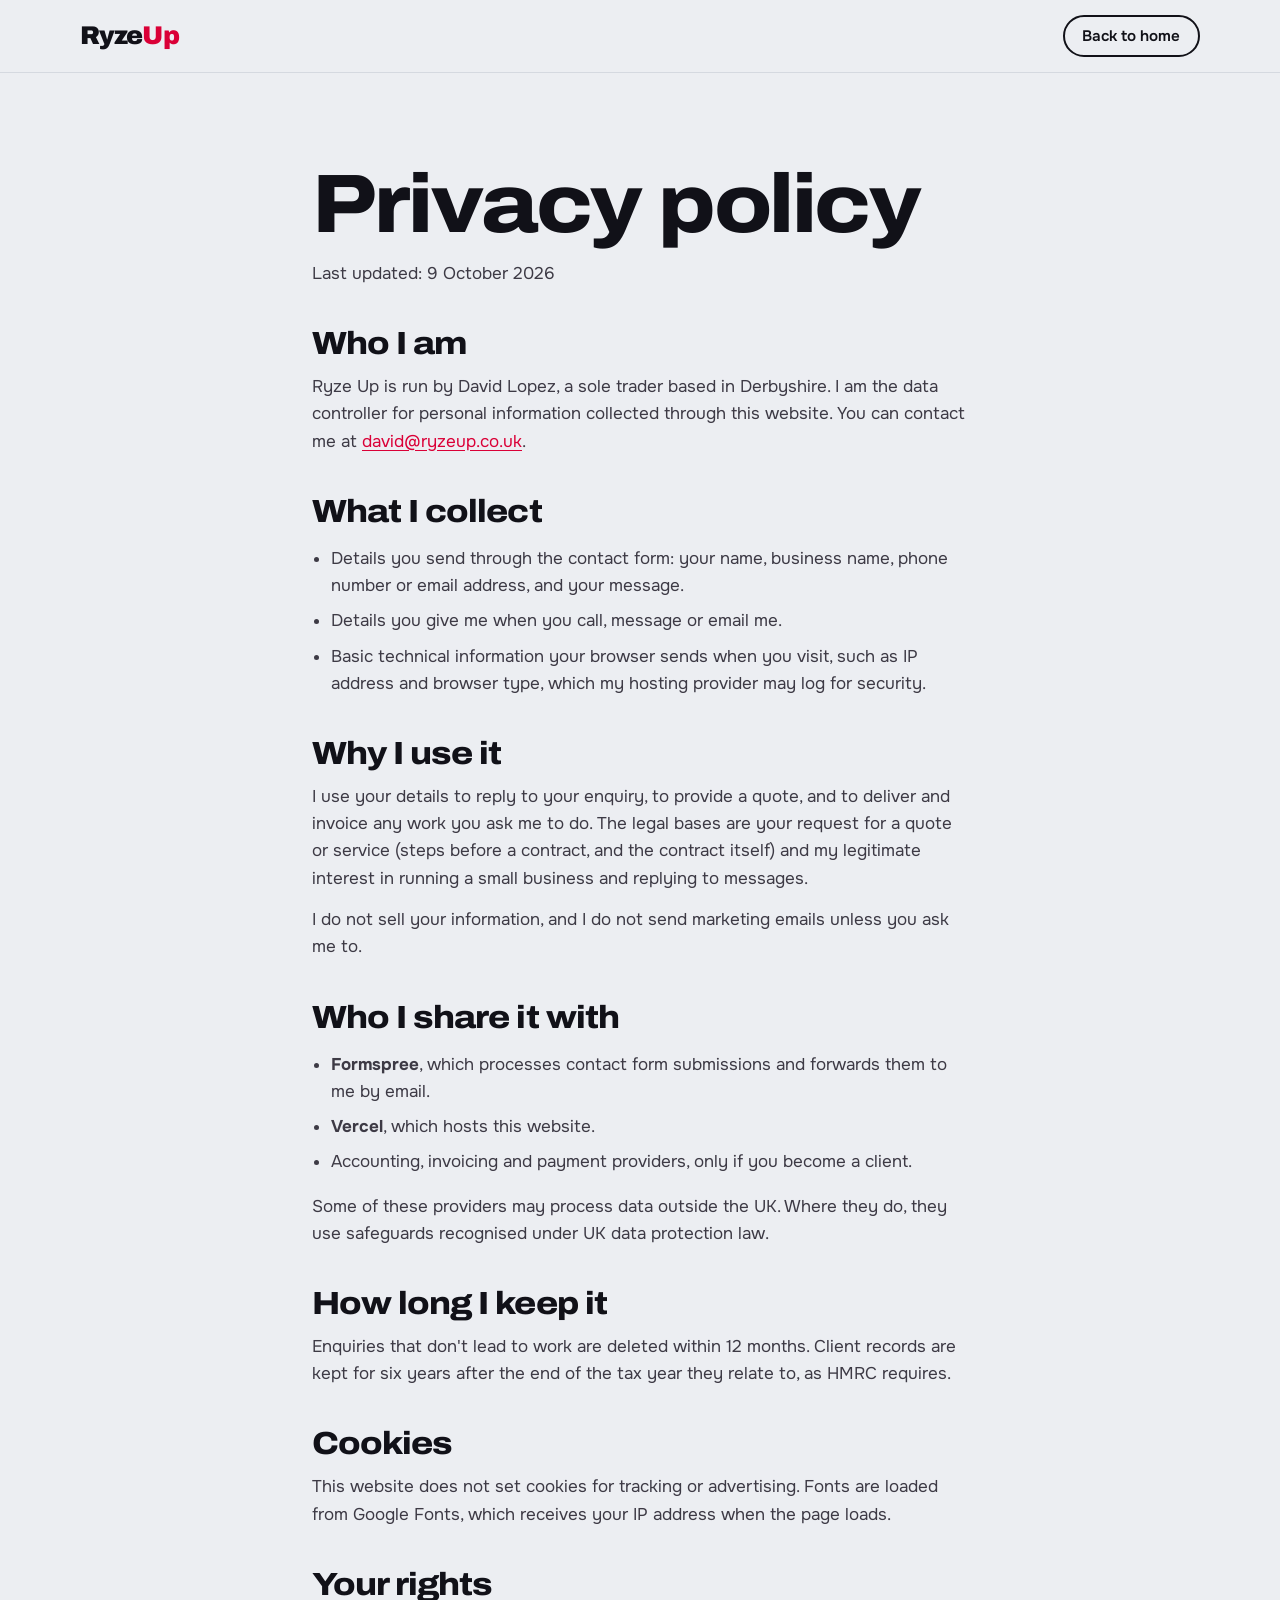
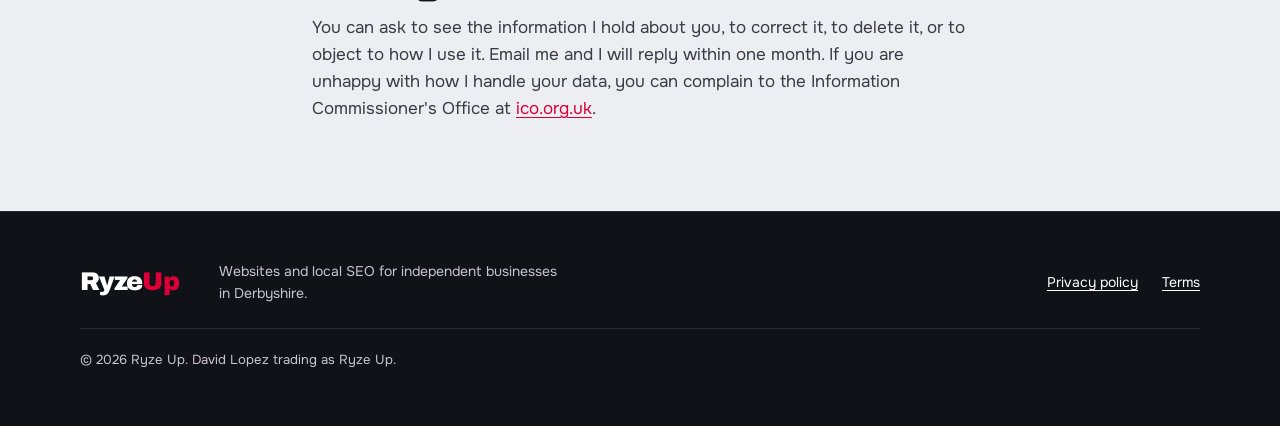
<file: privacy.html>
<!DOCTYPE html>
<html lang="en-GB">
<head>
  <meta charset="utf-8">
  <meta name="viewport" content="width=device-width, initial-scale=1, viewport-fit=cover">
  <title>Privacy Policy | Ryze Up</title>
  <meta name="description" content="How Ryze Up collects, uses and protects your personal information.">
  <link rel="canonical" href="https://ryzeup.co.uk/privacy.html">
  <link rel="icon" href="assets/img/favicon.svg" type="image/svg+xml">
  <link rel="preconnect" href="https://fonts.googleapis.com">
  <link rel="preconnect" href="https://fonts.gstatic.com" crossorigin>
  <link rel="stylesheet" href="https://fonts.googleapis.com/css2?family=Archivo:wdth,wght@62..125,500..900&family=Onest:wght@400..700&display=swap">
  <link rel="stylesheet" href="assets/css/styles.css">
</head>
<body class="legal-page">
<header class="site-header is-scrolled">
  <div class="wrap header-inner">
    <a class="wordmark" href="index.html" aria-label="Ryze Up home"><span class="wm-ryze">Ryze</span><span class="wm-up">Up</span></a>
    <a class="btn btn-ghost btn-sm" href="index.html">Back to home</a>
  </div>
</header>

<main class="wrap legal">
  <h1>Privacy policy</h1>
  <p class="updated">Last updated: 9 October 2026</p>

  <h2>Who I am</h2>
  <p>Ryze Up is run by David Lopez, a sole trader based in Derbyshire. I am the data controller for personal information collected through this website. You can contact me at <a href="mailto:david@ryzeup.co.uk">david@ryzeup.co.uk</a>.</p>

  <h2>What I collect</h2>
  <ul>
    <li>Details you send through the contact form: your name, business name, phone number or email address, and your message.</li>
    <li>Details you give me when you call, message or email me.</li>
    <li>Basic technical information your browser sends when you visit, such as IP address and browser type, which my hosting provider may log for security.</li>
  </ul>

  <h2>Why I use it</h2>
  <p>I use your details to reply to your enquiry, to provide a quote, and to deliver and invoice any work you ask me to do. The legal bases are your request for a quote or service (steps before a contract, and the contract itself) and my legitimate interest in running a small business and replying to messages.</p>
  <p>I do not sell your information, and I do not send marketing emails unless you ask me to.</p>

  <h2>Who I share it with</h2>
  <ul>
    <li><strong>Formspree</strong>, which processes contact form submissions and forwards them to me by email.</li>
    <li><strong>Vercel</strong>, which hosts this website.</li>
    <li>Accounting, invoicing and payment providers, only if you become a client.</li>
  </ul>
  <p>Some of these providers may process data outside the UK. Where they do, they use safeguards recognised under UK data protection law.</p>

  <h2>How long I keep it</h2>
  <p>Enquiries that don't lead to work are deleted within 12 months. Client records are kept for six years after the end of the tax year they relate to, as HMRC requires.</p>

  <h2>Cookies</h2>
  <p>This website does not set cookies for tracking or advertising. Fonts are loaded from Google Fonts, which receives your IP address when the page loads.</p>

  <h2>Your rights</h2>
  <p>You can ask to see the information I hold about you, to correct it, to delete it, or to object to how I use it. Email me and I will reply within one month. If you are unhappy with how I handle your data, you can complain to the Information Commissioner's Office at <a href="https://ico.org.uk" target="_blank" rel="noopener">ico.org.uk</a>.</p>
</main>

<footer class="site-footer">
  <div class="wrap footer-inner">
    <a class="wordmark wordmark-light" href="index.html" aria-label="Ryze Up home"><span class="wm-ryze">Ryze</span><span class="wm-up">Up</span></a>
    <p>Websites and local SEO for independent businesses in Derbyshire.</p>
    <nav class="footer-links" aria-label="Legal"><a href="privacy.html" aria-current="page">Privacy policy</a><a href="terms.html">Terms</a></nav>
    <p class="copyright">© 2026 Ryze Up. David Lopez trading as Ryze Up.</p>
  </div>
</footer>
</body>
</html>
</file>
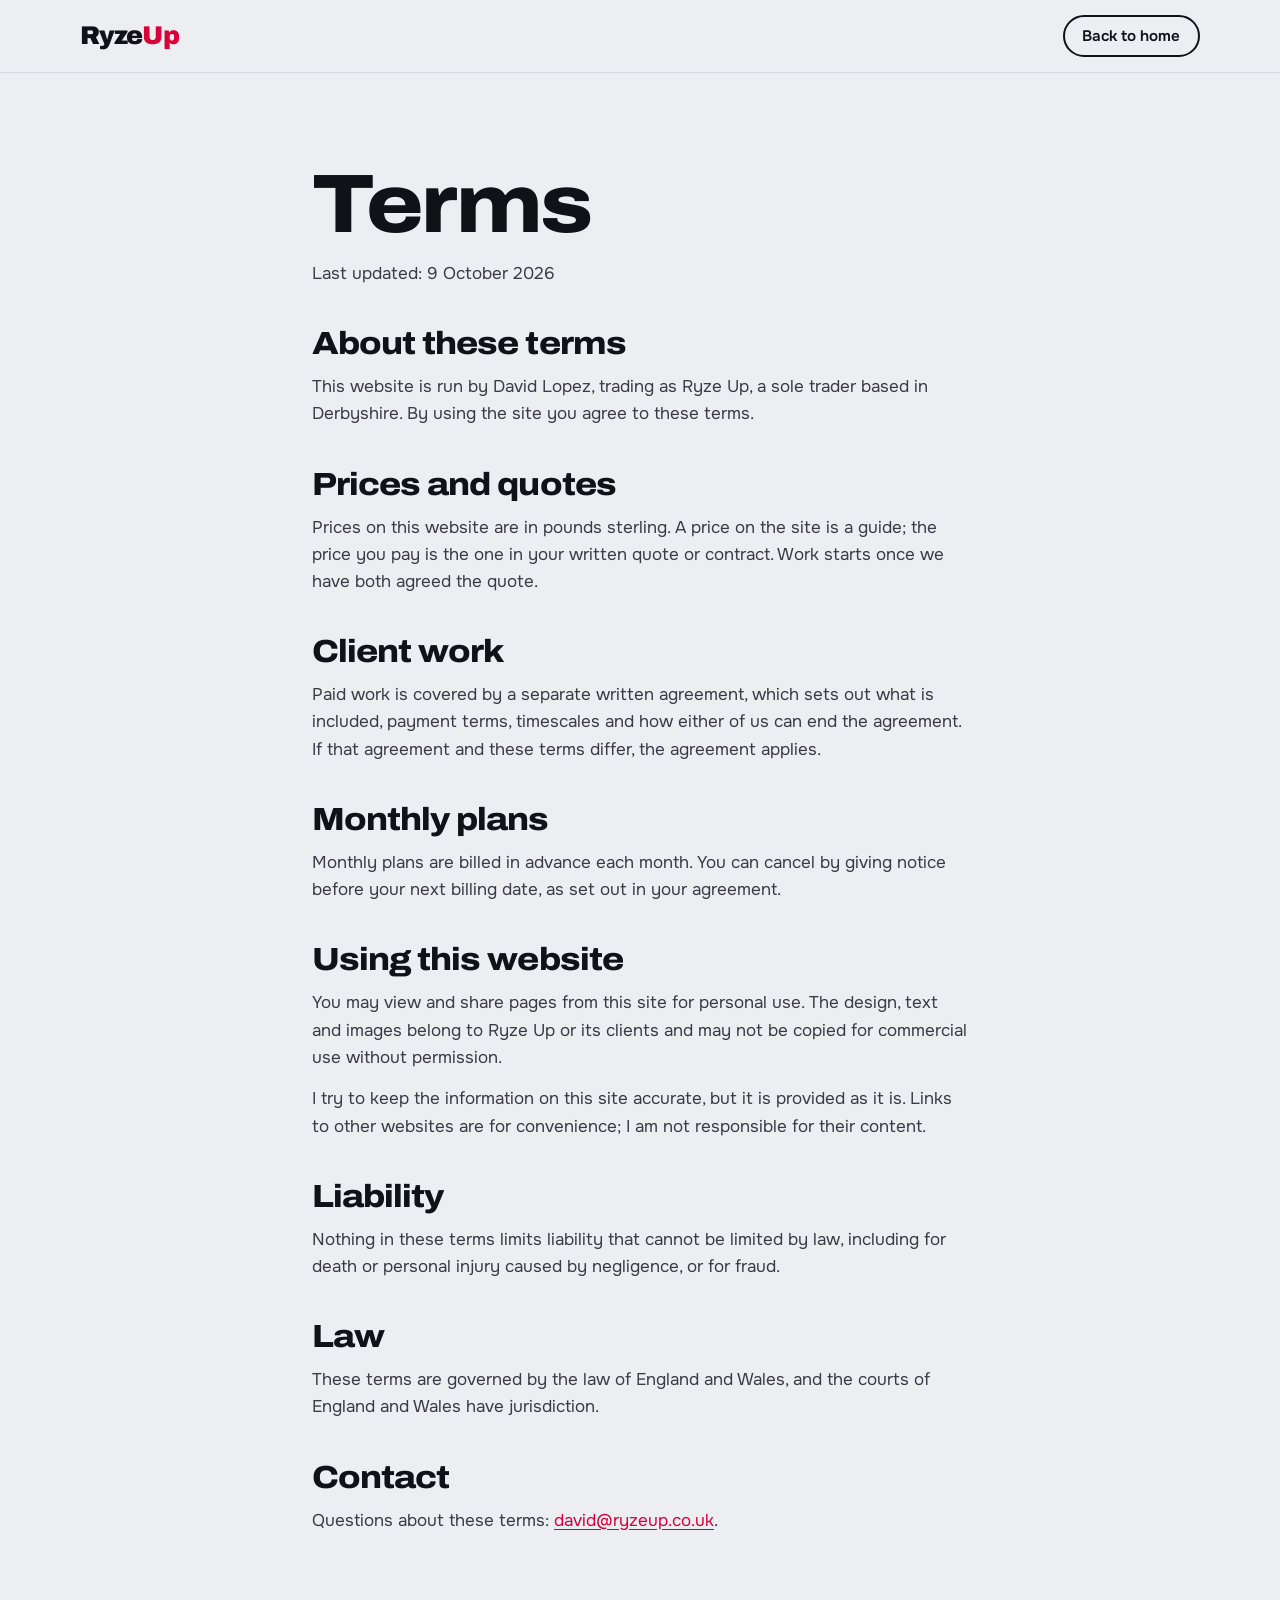
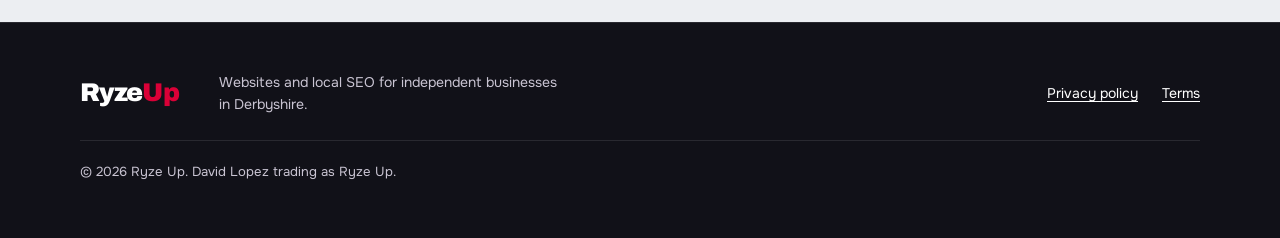
<file: terms.html>
<!DOCTYPE html>
<html lang="en-GB">
<head>
  <meta charset="utf-8">
  <meta name="viewport" content="width=device-width, initial-scale=1, viewport-fit=cover">
  <title>Terms | Ryze Up</title>
  <meta name="description" content="Terms for using the Ryze Up website and for Ryze Up website and local SEO services.">
  <link rel="canonical" href="https://ryzeup.co.uk/terms.html">
  <link rel="icon" href="assets/img/favicon.svg" type="image/svg+xml">
  <link rel="preconnect" href="https://fonts.googleapis.com">
  <link rel="preconnect" href="https://fonts.gstatic.com" crossorigin>
  <link rel="stylesheet" href="https://fonts.googleapis.com/css2?family=Archivo:wdth,wght@62..125,500..900&family=Onest:wght@400..700&display=swap">
  <link rel="stylesheet" href="assets/css/styles.css">
</head>
<body class="legal-page">
<header class="site-header is-scrolled">
  <div class="wrap header-inner">
    <a class="wordmark" href="index.html" aria-label="Ryze Up home"><span class="wm-ryze">Ryze</span><span class="wm-up">Up</span></a>
    <a class="btn btn-ghost btn-sm" href="index.html">Back to home</a>
  </div>
</header>

<main class="wrap legal">
  <h1>Terms</h1>
  <p class="updated">Last updated: 9 October 2026</p>

  <h2>About these terms</h2>
  <p>This website is run by David Lopez, trading as Ryze Up, a sole trader based in Derbyshire. By using the site you agree to these terms.</p>

  <h2>Prices and quotes</h2>
  <p>Prices on this website are in pounds sterling. A price on the site is a guide; the price you pay is the one in your written quote or contract. Work starts once we have both agreed the quote.</p>

  <h2>Client work</h2>
  <p>Paid work is covered by a separate written agreement, which sets out what is included, payment terms, timescales and how either of us can end the agreement. If that agreement and these terms differ, the agreement applies.</p>

  <h2>Monthly plans</h2>
  <p>Monthly plans are billed in advance each month. You can cancel by giving notice before your next billing date, as set out in your agreement.</p>

  <h2>Using this website</h2>
  <p>You may view and share pages from this site for personal use. The design, text and images belong to Ryze Up or its clients and may not be copied for commercial use without permission.</p>
  <p>I try to keep the information on this site accurate, but it is provided as it is. Links to other websites are for convenience; I am not responsible for their content.</p>

  <h2>Liability</h2>
  <p>Nothing in these terms limits liability that cannot be limited by law, including for death or personal injury caused by negligence, or for fraud.</p>

  <h2>Law</h2>
  <p>These terms are governed by the law of England and Wales, and the courts of England and Wales have jurisdiction.</p>

  <h2>Contact</h2>
  <p>Questions about these terms: <a href="mailto:david@ryzeup.co.uk">david@ryzeup.co.uk</a>.</p>
</main>

<footer class="site-footer">
  <div class="wrap footer-inner">
    <a class="wordmark wordmark-light" href="index.html" aria-label="Ryze Up home"><span class="wm-ryze">Ryze</span><span class="wm-up">Up</span></a>
    <p>Websites and local SEO for independent businesses in Derbyshire.</p>
    <nav class="footer-links" aria-label="Legal"><a href="privacy.html">Privacy policy</a><a href="terms.html" aria-current="page">Terms</a></nav>
    <p class="copyright">© 2026 Ryze Up. David Lopez trading as Ryze Up.</p>
  </div>
</footer>
</body>
</html>
</file>
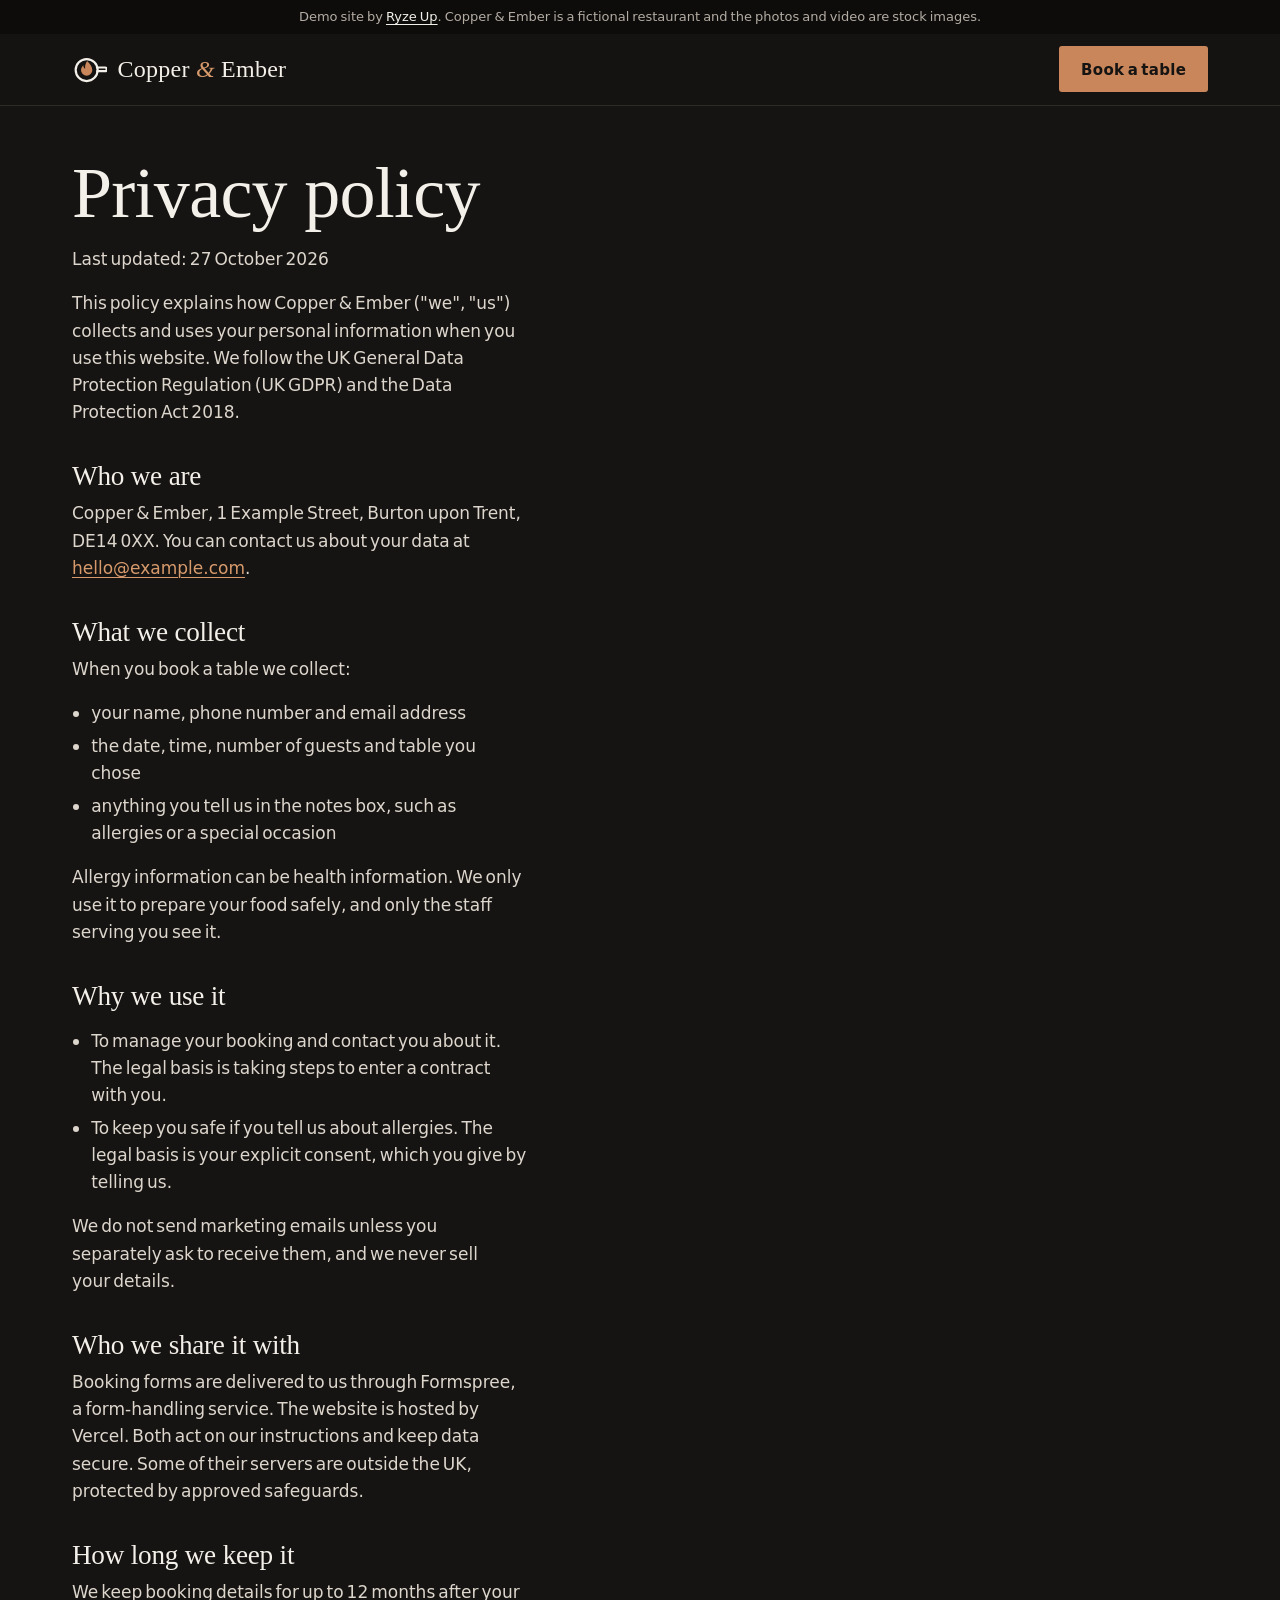
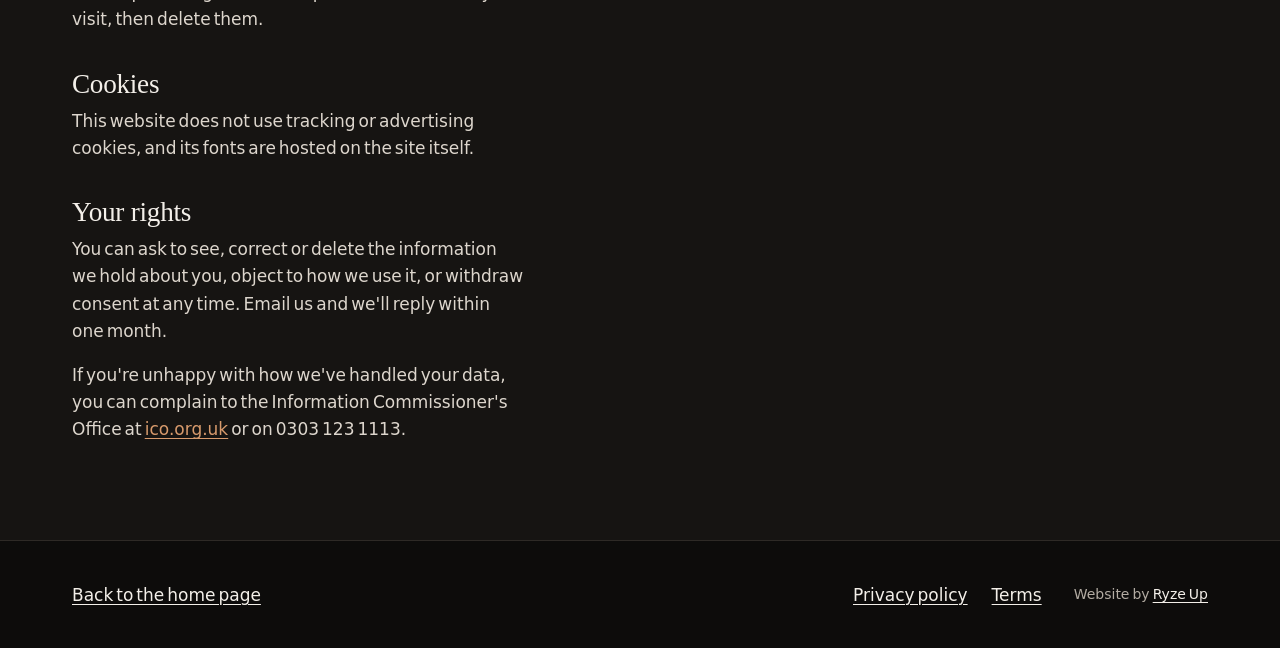
<file: demos/copper-ember/privacy.html>
<!doctype html>
<html lang="en-GB">
<head>
  <meta charset="utf-8">
  <meta name="viewport" content="width=device-width, initial-scale=1">
  <meta name="robots" content="noindex, nofollow">
  <title>Privacy policy | Copper &amp; Ember</title>
  <meta name="description" content="How Copper & Ember collects and uses your personal information.">
  <link rel="icon" href="assets/logo-mark.svg" type="image/svg+xml">
  <link rel="stylesheet" href="styles.css">
  <style>
    .legal { padding-block: 3rem 5rem; }
    .legal h1 { font-size: clamp(2.6rem, 7vw, 4.5rem); margin-bottom: 1rem; }
    .legal h2 { font-size: 1.9rem; margin: 2.25rem 0 .6rem; }
    .legal ul { max-width: 65ch; padding-left: 1.2rem; }
    .legal li { margin-bottom: .35rem; }
    .updated { color: var(--on-char-soft); }
    .legal { padding-top: calc(var(--header-h) + 3rem); }
    .legal h2 { font-size: 1.7rem; }
    .legal p, .legal li { color: #ddd6cd; }
  </style>
</head>
<body>
  <div class="demo-bar" role="note">Demo site by <a href="https://ryzeup.co.uk">Ryze Up</a>. Copper &amp; Ember is a fictional restaurant and the photos and video are stock images.</div>
  <header class="site-header is-solid">
    <div class="wrap header-inner">
      <a class="brand" href="index.html" aria-label="Copper &amp; Ember home">
        <svg class="brand-mark" viewBox="0 0 48 48" aria-hidden="true"><circle cx="20" cy="26" r="15" fill="none" stroke="currentColor" stroke-width="3"/><path d="M34 22.5h11a2.5 2.5 0 0 1 0 5H34.4" fill="none" stroke="currentColor" stroke-width="3" stroke-linecap="round"/><path fill="#c8865a" d="M20.5 13.5c4.6 4.4 7.2 8.1 7.2 12.6a7.7 7.7 0 0 1-15.4 0c0-3 1.4-5.1 3.3-6.8-.1 2.6.9 4.2 2.4 4.9-.6-3.6.3-7.2 2.5-10.7z"/></svg>
        <span class="brand-word">Copper <i>&amp;</i> Ember</span>
      </a>
      <a class="btn btn-copper header-cta" href="index.html#book" style="margin-left:auto">Book a table</a>
    </div>
  </header>
  <main class="wrap legal">
    <h1>Privacy policy</h1>
    <p class="updated">Last updated: 27 October 2026</p>
    <!-- PLACEHOLDER: replace the business name, address and email with the real ones and check this against how the restaurant actually handles data. -->
    <p>This policy explains how Copper &amp; Ember ("we", "us") collects and uses your personal information when you use this website. We follow the UK General Data Protection Regulation (UK GDPR) and the Data Protection Act 2018.</p>

    <h2>Who we are</h2>
    <p>Copper &amp; Ember, 1 Example Street, Burton upon Trent, DE14 0XX. You can contact us about your data at <a href="mailto:hello@example.com">hello@example.com</a>.</p>

    <h2>What we collect</h2>
    <p>When you book a table we collect:</p>
    <ul>
      <li>your name, phone number and email address</li>
      <li>the date, time, number of guests and table you chose</li>
      <li>anything you tell us in the notes box, such as allergies or a special occasion</li>
    </ul>
    <p>Allergy information can be health information. We only use it to prepare your food safely, and only the staff serving you see it.</p>

    <h2>Why we use it</h2>
    <ul>
      <li>To manage your booking and contact you about it. The legal basis is taking steps to enter a contract with you.</li>
      <li>To keep you safe if you tell us about allergies. The legal basis is your explicit consent, which you give by telling us.</li>
    </ul>
    <p>We do not send marketing emails unless you separately ask to receive them, and we never sell your details.</p>

    <h2>Who we share it with</h2>
    <p>Booking forms are delivered to us through Formspree, a form-handling service. The website is hosted by Vercel. Both act on our instructions and keep data secure. Some of their servers are outside the UK, protected by approved safeguards.</p>

    <h2>How long we keep it</h2>
    <p>We keep booking details for up to 12 months after your visit, then delete them.</p>

    <h2>Cookies</h2>
    <p>This website does not use tracking or advertising cookies, and its fonts are hosted on the site itself.</p>

    <h2>Your rights</h2>
    <p>You can ask to see, correct or delete the information we hold about you, object to how we use it, or withdraw consent at any time. Email us and we'll reply within one month.</p>
    <p>If you're unhappy with how we've handled your data, you can complain to the Information Commissioner's Office at <a href="https://ico.org.uk">ico.org.uk</a> or on 0303 123 1113.</p>
  </main>
  <footer class="site-footer">
    <div class="wrap footer-inner">
      <a href="index.html">Back to the home page</a>
      <nav aria-label="Legal" class="footer-links"><a href="privacy.html">Privacy policy</a><a href="terms.html">Terms</a></nav>
      <p class="credit">Website by <a href="https://ryzeup.co.uk">Ryze Up</a></p>
    </div>
  </footer>
</body>
</html>
</file>
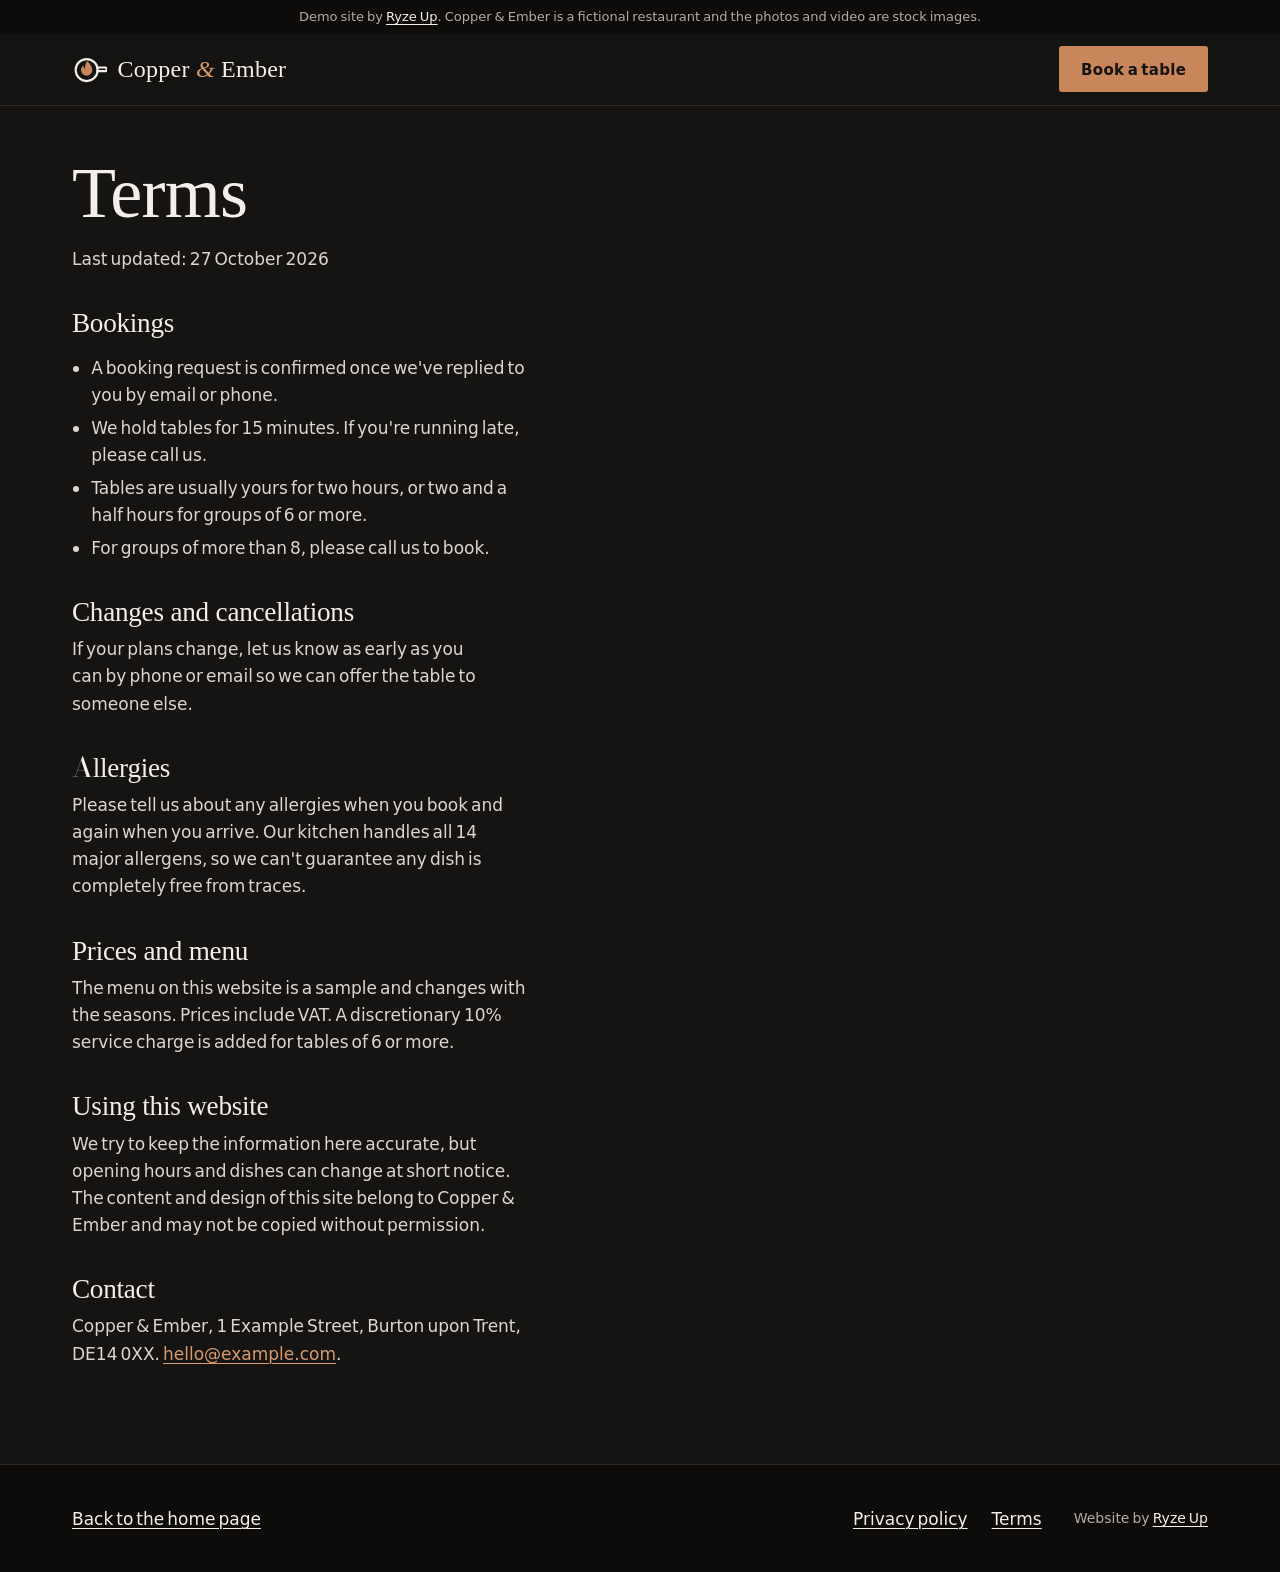
<file: demos/copper-ember/terms.html>
<!doctype html>
<html lang="en-GB">
<head>
  <meta charset="utf-8">
  <meta name="viewport" content="width=device-width, initial-scale=1">
  <meta name="robots" content="noindex, nofollow">
  <title>Terms | Copper &amp; Ember</title>
  <meta name="description" content="Booking terms and website terms for Copper & Ember.">
  <link rel="icon" href="assets/logo-mark.svg" type="image/svg+xml">
  <link rel="stylesheet" href="styles.css">
  <style>
    .legal { padding-block: 3rem 5rem; }
    .legal h1 { font-size: clamp(2.6rem, 7vw, 4.5rem); margin-bottom: 1rem; }
    .legal h2 { font-size: 1.9rem; margin: 2.25rem 0 .6rem; }
    .legal ul { max-width: 65ch; padding-left: 1.2rem; }
    .legal li { margin-bottom: .35rem; }
    .updated { color: var(--on-char-soft); }
    .legal { padding-top: calc(var(--header-h) + 3rem); }
    .legal h2 { font-size: 1.7rem; }
    .legal p, .legal li { color: #ddd6cd; }
  </style>
</head>
<body>
  <div class="demo-bar" role="note">Demo site by <a href="https://ryzeup.co.uk">Ryze Up</a>. Copper &amp; Ember is a fictional restaurant and the photos and video are stock images.</div>
  <header class="site-header is-solid">
    <div class="wrap header-inner">
      <a class="brand" href="index.html" aria-label="Copper &amp; Ember home">
        <svg class="brand-mark" viewBox="0 0 48 48" aria-hidden="true"><circle cx="20" cy="26" r="15" fill="none" stroke="currentColor" stroke-width="3"/><path d="M34 22.5h11a2.5 2.5 0 0 1 0 5H34.4" fill="none" stroke="currentColor" stroke-width="3" stroke-linecap="round"/><path fill="#c8865a" d="M20.5 13.5c4.6 4.4 7.2 8.1 7.2 12.6a7.7 7.7 0 0 1-15.4 0c0-3 1.4-5.1 3.3-6.8-.1 2.6.9 4.2 2.4 4.9-.6-3.6.3-7.2 2.5-10.7z"/></svg>
        <span class="brand-word">Copper <i>&amp;</i> Ember</span>
      </a>
      <a class="btn btn-copper header-cta" href="index.html#book" style="margin-left:auto">Book a table</a>
    </div>
  </header>
  <main class="wrap legal">
    <h1>Terms</h1>
    <p class="updated">Last updated: 27 October 2026</p>
    <!-- PLACEHOLDER: the restaurant should confirm these booking terms match how they run things. -->

    <h2>Bookings</h2>
    <ul>
      <li>A booking request is confirmed once we've replied to you by email or phone.</li>
      <li>We hold tables for 15 minutes. If you're running late, please call us.</li>
      <li>Tables are usually yours for two hours, or two and a half hours for groups of 6 or more.</li>
      <li>For groups of more than 8, please call us to book.</li>
    </ul>

    <h2>Changes and cancellations</h2>
    <p>If your plans change, let us know as early as you can by phone or email so we can offer the table to someone else.</p>

    <h2>Allergies</h2>
    <p>Please tell us about any allergies when you book and again when you arrive. Our kitchen handles all 14 major allergens, so we can't guarantee any dish is completely free from traces.</p>

    <h2>Prices and menu</h2>
    <p>The menu on this website is a sample and changes with the seasons. Prices include VAT. A discretionary 10% service charge is added for tables of 6 or more.</p>

    <h2>Using this website</h2>
    <p>We try to keep the information here accurate, but opening hours and dishes can change at short notice. The content and design of this site belong to Copper &amp; Ember and may not be copied without permission.</p>

    <h2>Contact</h2>
    <p>Copper &amp; Ember, 1 Example Street, Burton upon Trent, DE14 0XX. <a href="mailto:hello@example.com">hello@example.com</a>.</p>
  </main>
  <footer class="site-footer">
    <div class="wrap footer-inner">
      <a href="index.html">Back to the home page</a>
      <nav aria-label="Legal" class="footer-links"><a href="privacy.html">Privacy policy</a><a href="terms.html">Terms</a></nav>
      <p class="credit">Website by <a href="https://ryzeup.co.uk">Ryze Up</a></p>
    </div>
  </footer>
</body>
</html>
</file>
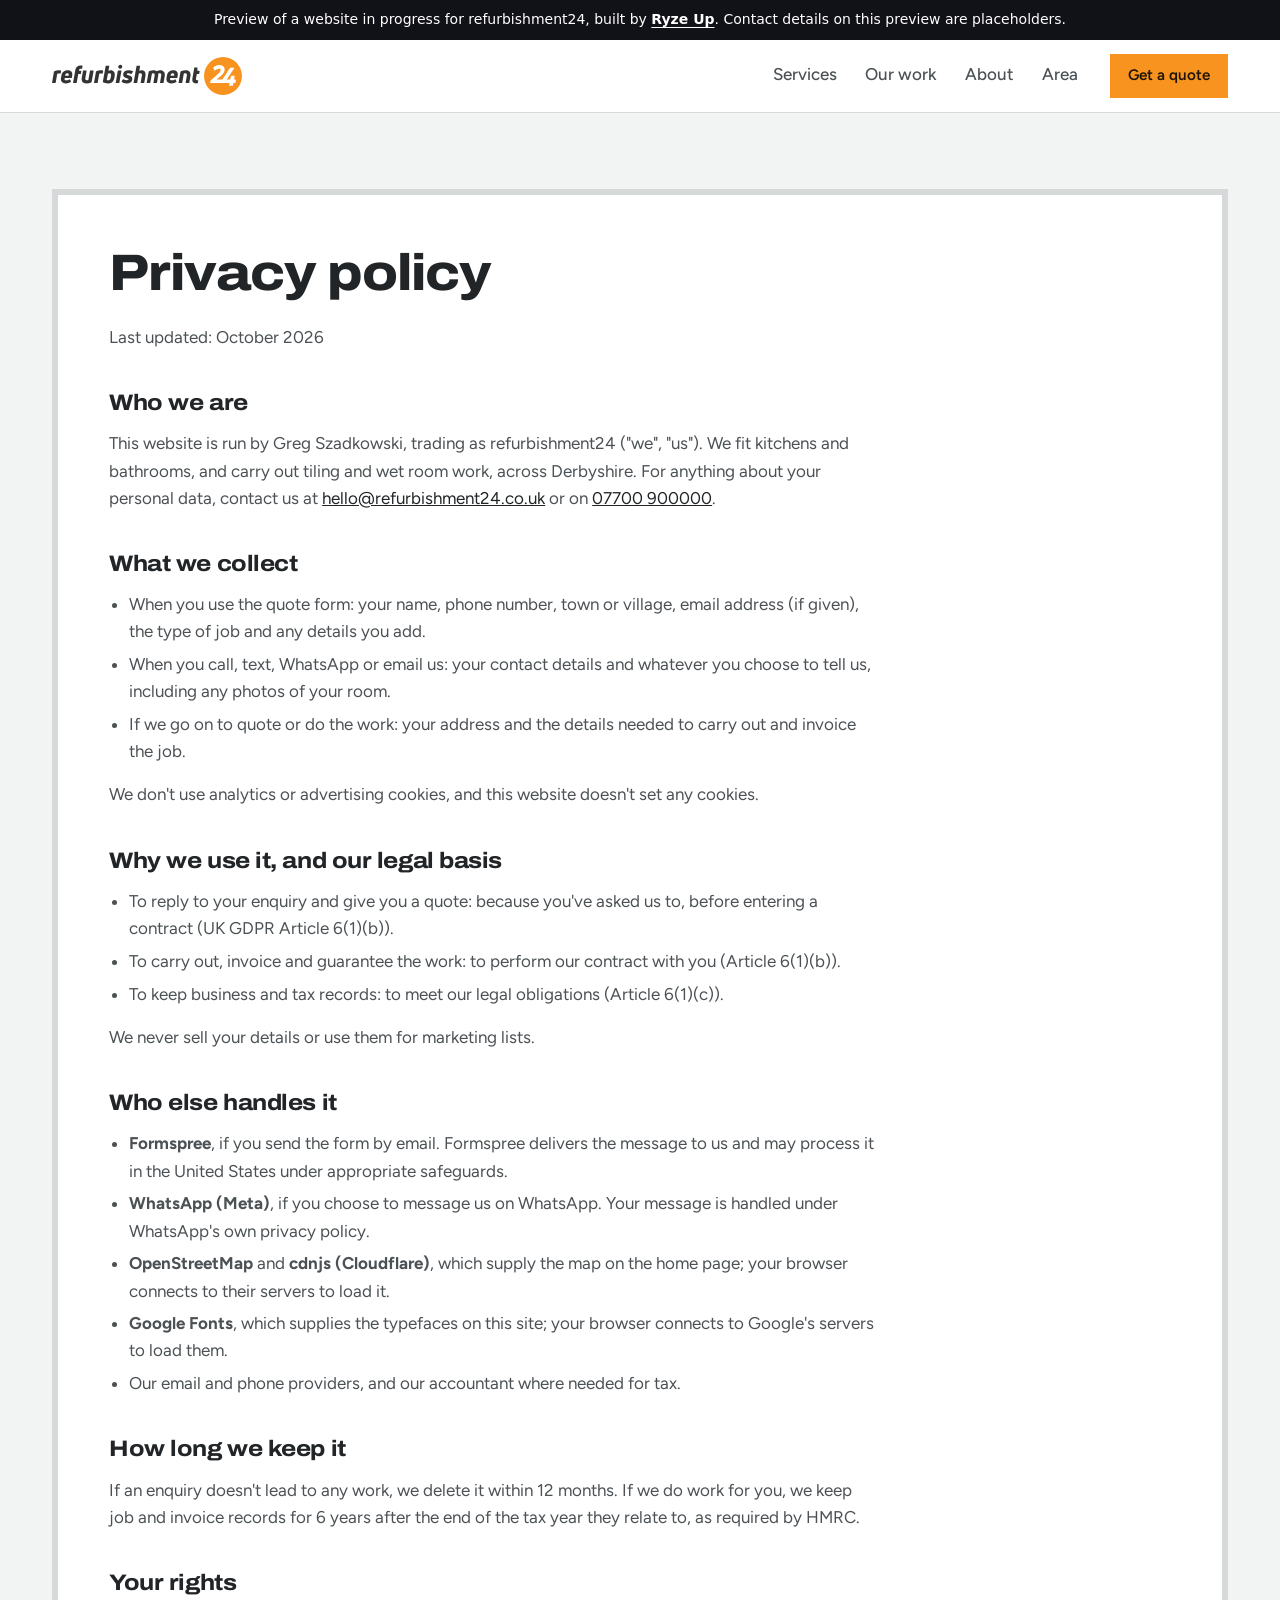
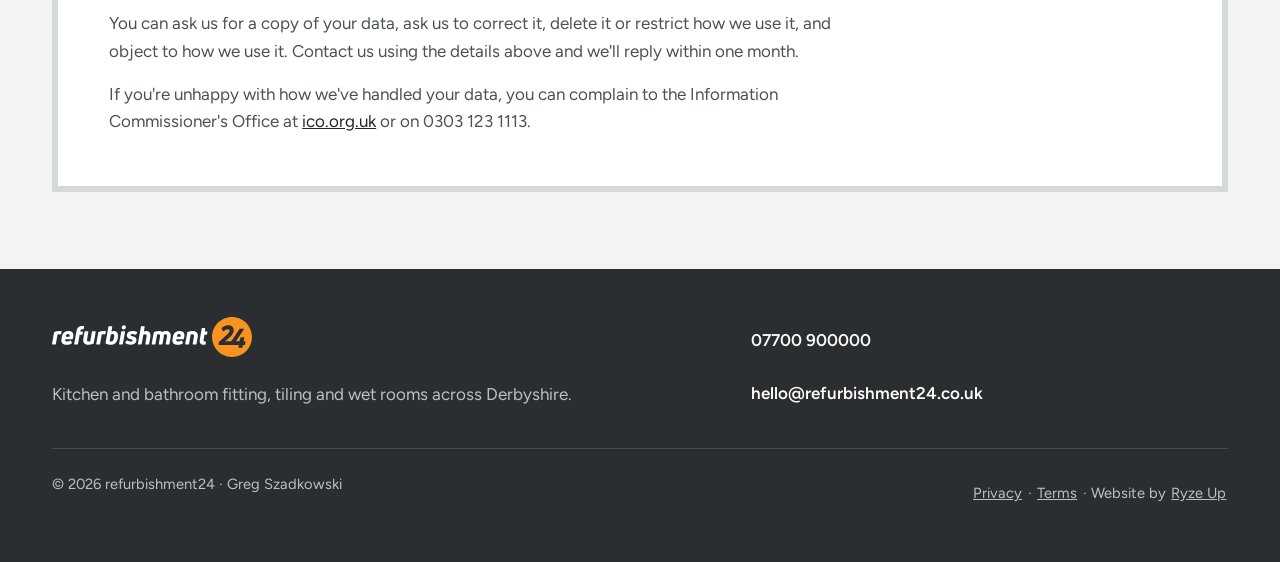
<file: demos/refurbishment24/privacy.html>
<!doctype html>
<html lang="en-GB" class="no-js">
<head>
<meta charset="utf-8">
<meta name="viewport" content="width=device-width, initial-scale=1">
<meta name="robots" content="noindex, nofollow">
<title>Privacy policy | refurbishment24</title>
<meta name="description" content="How refurbishment24 uses and protects the personal information you share with us.">
<link rel="icon" href="assets/img/favicon.svg" type="image/svg+xml">
<link rel="preconnect" href="https://fonts.googleapis.com">
<link rel="preconnect" href="https://fonts.gstatic.com" crossorigin>
<link rel="stylesheet" href="https://fonts.googleapis.com/css2?family=Archivo:wdth,wght@100..125,500..800&family=Figtree:wght@400;500;600;700&display=swap">
<link rel="stylesheet" href="assets/css/style.css">
<script>document.documentElement.className = document.documentElement.className.replace('no-js', 'js');</script>
</head>
<body>
<!-- RYZE UP PREVIEW BANNER: this copy lives on ryzeup.co.uk as a portfolio preview. Not part of Greg's live site. -->
<div style="background:#111118;color:#fff;font:500 14px/1.4 system-ui,-apple-system,'Segoe UI',sans-serif;padding:10px 16px;text-align:center">
  Preview of a website in progress for refurbishment24, built by <a href="../../" style="color:#fff;font-weight:700;text-decoration:underline;text-underline-offset:3px">Ryze Up</a>. Contact details on this preview are placeholders.
</div>

<a class="skip" href="#main">Skip to content</a>
<div class="draft-bar" role="note"><strong>Draft preview.</strong> This page needs checking before launch.</div>
<header class="site-header">
  <div class="container header-inner">
    <a class="brand" href="./" aria-label="refurbishment24 home"><img src="assets/img/logo.svg" alt="refurbishment24" width="211" height="42"></a>
    <nav class="nav" aria-label="Main">
      <a href="./#services">Services</a>
      <a href="./#work">Our work</a>
      <a href="./#about">About</a>
      <a href="./#area">Area</a>
    </nav>
    <a class="btn btn-primary btn-sm" href="./#quote">Get a quote</a>
  </div>
</header>
<main id="main" class="legal">
  <div class="container">
    <div class="wall"><article class="tile"><div class="legal-body">
<h1>Privacy policy</h1>
<p>Last updated: <!-- PLACEHOLDER: date of launch -->October 2026</p>

<h2>Who we are</h2>
<p>This website is run by Greg Szadkowski, trading as refurbishment24 ("we", "us"). We fit kitchens and bathrooms, and carry out tiling and wet room work, across Derbyshire. For anything about your personal data, contact us at <a href="mailto:hello@refurbishment24.co.uk">hello@refurbishment24.co.uk</a> or on <a href="tel:+447700900000">07700 900000</a>.</p>

<h2>What we collect</h2>
<ul>
  <li>When you use the quote form: your name, phone number, town or village, email address (if given), the type of job and any details you add.</li>
  <li>When you call, text, WhatsApp or email us: your contact details and whatever you choose to tell us, including any photos of your room.</li>
  <li>If we go on to quote or do the work: your address and the details needed to carry out and invoice the job.</li>
</ul>
<p>We don't use analytics or advertising cookies, and this website doesn't set any cookies.</p>

<h2>Why we use it, and our legal basis</h2>
<ul>
  <li>To reply to your enquiry and give you a quote: because you've asked us to, before entering a contract (UK GDPR Article 6(1)(b)).</li>
  <li>To carry out, invoice and guarantee the work: to perform our contract with you (Article 6(1)(b)).</li>
  <li>To keep business and tax records: to meet our legal obligations (Article 6(1)(c)).</li>
</ul>
<p>We never sell your details or use them for marketing lists.</p>

<h2>Who else handles it</h2>
<ul>
  <li><strong>Formspree</strong>, if you send the form by email. Formspree delivers the message to us and may process it in the United States under appropriate safeguards.</li>
  <li><strong>WhatsApp (Meta)</strong>, if you choose to message us on WhatsApp. Your message is handled under WhatsApp's own privacy policy.</li>
  <li><strong>OpenStreetMap</strong> and <strong>cdnjs (Cloudflare)</strong>, which supply the map on the home page; your browser connects to their servers to load it.</li>
  <li><strong>Google Fonts</strong>, which supplies the typefaces on this site; your browser connects to Google's servers to load them. <!-- Remove this line once fonts are self-hosted. --></li>
  <li>Our email and phone providers, and our accountant where needed for tax.</li>
</ul>

<h2>How long we keep it</h2>
<p>If an enquiry doesn't lead to any work, we delete it within 12 months. If we do work for you, we keep job and invoice records for 6 years after the end of the tax year they relate to, as required by HMRC. <!-- PLACEHOLDER: confirm with Greg --></p>

<h2>Your rights</h2>
<p>You can ask us for a copy of your data, ask us to correct it, delete it or restrict how we use it, and object to how we use it. Contact us using the details above and we'll reply within one month.</p>
<p>If you're unhappy with how we've handled your data, you can complain to the Information Commissioner's Office at <a href="https://ico.org.uk/make-a-complaint/" rel="noopener">ico.org.uk</a> or on 0303 123 1113.</p>
    </div></article></div>
  </div>
</main>
<footer class="site-footer">
  <div class="container footer-inner">
    <div class="footer-brand">
      <img src="assets/img/logo-white.svg" alt="refurbishment24" width="211" height="42" loading="lazy">
      <p>Kitchen and bathroom fitting, tiling and wet rooms across Derbyshire.</p>
    </div>
    <ul class="footer-contact">
      <li><a href="tel:+447700900000">07700 900000</a></li>
      <li><a href="mailto:hello@refurbishment24.co.uk">hello@refurbishment24.co.uk</a></li>
    </ul>
    <div class="footer-legal">
      <p>&copy; <span data-year>2026</span> refurbishment24 &middot; Greg Szadkowski</p>
      <p><a href="privacy.html">Privacy</a> &middot; <a href="terms.html">Terms</a> &middot; Website by <a href="https://ryzeup.co.uk" rel="noopener">Ryze Up</a></p>
    </div>
  </div>
</footer>
<script src="assets/js/main.js" defer></script>
</body>
</html>
</file>
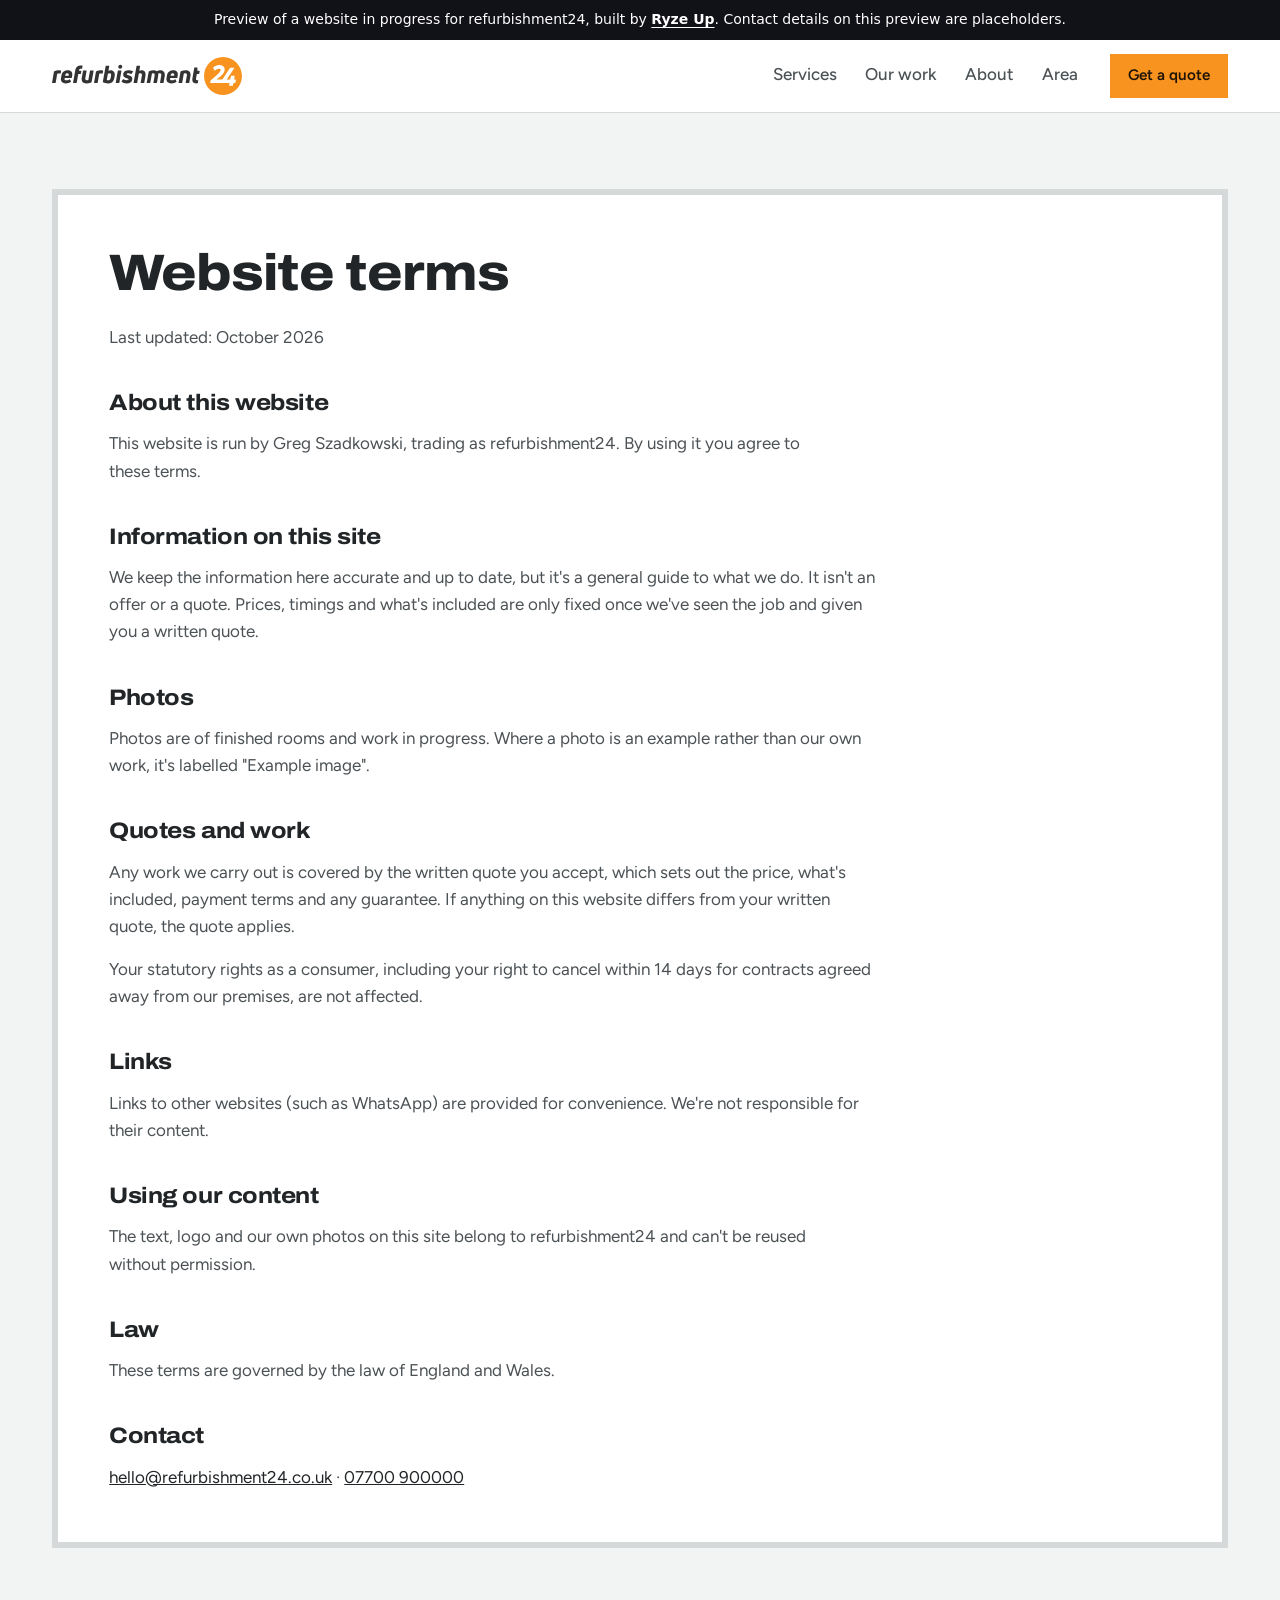
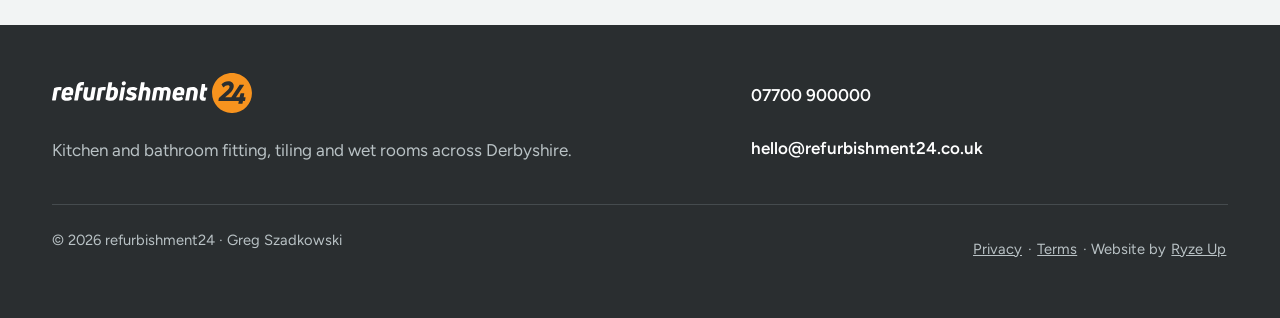
<file: demos/refurbishment24/terms.html>
<!doctype html>
<html lang="en-GB" class="no-js">
<head>
<meta charset="utf-8">
<meta name="viewport" content="width=device-width, initial-scale=1">
<meta name="robots" content="noindex, nofollow">
<title>Website terms | refurbishment24</title>
<meta name="description" content="Terms of use for the refurbishment24 website.">
<link rel="icon" href="assets/img/favicon.svg" type="image/svg+xml">
<link rel="preconnect" href="https://fonts.googleapis.com">
<link rel="preconnect" href="https://fonts.gstatic.com" crossorigin>
<link rel="stylesheet" href="https://fonts.googleapis.com/css2?family=Archivo:wdth,wght@100..125,500..800&family=Figtree:wght@400;500;600;700&display=swap">
<link rel="stylesheet" href="assets/css/style.css">
<script>document.documentElement.className = document.documentElement.className.replace('no-js', 'js');</script>
</head>
<body>
<!-- RYZE UP PREVIEW BANNER: this copy lives on ryzeup.co.uk as a portfolio preview. Not part of Greg's live site. -->
<div style="background:#111118;color:#fff;font:500 14px/1.4 system-ui,-apple-system,'Segoe UI',sans-serif;padding:10px 16px;text-align:center">
  Preview of a website in progress for refurbishment24, built by <a href="../../" style="color:#fff;font-weight:700;text-decoration:underline;text-underline-offset:3px">Ryze Up</a>. Contact details on this preview are placeholders.
</div>

<a class="skip" href="#main">Skip to content</a>
<div class="draft-bar" role="note"><strong>Draft preview.</strong> This page needs checking before launch.</div>
<header class="site-header">
  <div class="container header-inner">
    <a class="brand" href="./" aria-label="refurbishment24 home"><img src="assets/img/logo.svg" alt="refurbishment24" width="211" height="42"></a>
    <nav class="nav" aria-label="Main">
      <a href="./#services">Services</a>
      <a href="./#work">Our work</a>
      <a href="./#about">About</a>
      <a href="./#area">Area</a>
    </nav>
    <a class="btn btn-primary btn-sm" href="./#quote">Get a quote</a>
  </div>
</header>
<main id="main" class="legal">
  <div class="container">
    <div class="wall"><article class="tile"><div class="legal-body">
<h1>Website terms</h1>
<p>Last updated: <!-- PLACEHOLDER: date of launch -->October 2026</p>

<h2>About this website</h2>
<p>This website is run by Greg Szadkowski, trading as refurbishment24. By using it you agree to these terms.</p>

<h2>Information on this site</h2>
<p>We keep the information here accurate and up to date, but it's a general guide to what we do. It isn't an offer or a quote. Prices, timings and what's included are only fixed once we've seen the job and given you a written quote.</p>

<h2>Photos</h2>
<p>Photos are of finished rooms and work in progress. Where a photo is an example rather than our own work, it's labelled "Example image".</p>

<h2>Quotes and work</h2>
<p>Any work we carry out is covered by the written quote you accept, which sets out the price, what's included, payment terms and any guarantee. If anything on this website differs from your written quote, the quote applies.</p>
<p>Your statutory rights as a consumer, including your right to cancel within 14 days for contracts agreed away from our premises, are not affected.</p>

<h2>Links</h2>
<p>Links to other websites (such as WhatsApp) are provided for convenience. We're not responsible for their content.</p>

<h2>Using our content</h2>
<p>The text, logo and our own photos on this site belong to refurbishment24 and can't be reused without permission.</p>

<h2>Law</h2>
<p>These terms are governed by the law of England and Wales.</p>

<h2>Contact</h2>
<p><a href="mailto:hello@refurbishment24.co.uk">hello@refurbishment24.co.uk</a> &middot; <a href="tel:+447700900000">07700 900000</a></p>
    </div></article></div>
  </div>
</main>
<footer class="site-footer">
  <div class="container footer-inner">
    <div class="footer-brand">
      <img src="assets/img/logo-white.svg" alt="refurbishment24" width="211" height="42" loading="lazy">
      <p>Kitchen and bathroom fitting, tiling and wet rooms across Derbyshire.</p>
    </div>
    <ul class="footer-contact">
      <li><a href="tel:+447700900000">07700 900000</a></li>
      <li><a href="mailto:hello@refurbishment24.co.uk">hello@refurbishment24.co.uk</a></li>
    </ul>
    <div class="footer-legal">
      <p>&copy; <span data-year>2026</span> refurbishment24 &middot; Greg Szadkowski</p>
      <p><a href="privacy.html">Privacy</a> &middot; <a href="terms.html">Terms</a> &middot; Website by <a href="https://ryzeup.co.uk" rel="noopener">Ryze Up</a></p>
    </div>
  </div>
</footer>
<script src="assets/js/main.js" defer></script>
</body>
</html>
</file>
<file: assets/css/styles.css>
/* =========================================================
   Ryze Up — "Answers first" styles
   Layout concept: information before decoration. The hero answers
   what, cost, time and who in one row of facts that link to the
   detail; the page then follows the order people ask questions,
   ending in a plain FAQ and contact. Restrained motion, clear type,
   red reserved for actions and key figures.
   ========================================================= */

:root {
  /* Colour */
  --ink: #111118;          /* brand ink */
  --ink-2: #3d3a45;        /* secondary text on paper (9.9:1) */
  --paper: #eceef2;        /* page ground, soft cool grey (less glare) */
  --mist: #e3e6ec;         /* alt section ground */
  --line: #d5d9e0;         /* hairlines on paper */
  --red: #da0037;          /* brand red (white on red 4.9:1) */
  --red-deep: #b2002d;     /* hover / pressed */
  --on-red: #ffffff;
  --on-red-2: #ffe1e8;     /* secondary text on red */
  --on-ink-2: #c9c4d2;     /* secondary text on ink */
  --white: #ffffff;

  /* Type */
  --display: "Archivo", "Arial Black", "Helvetica Neue", Arial, sans-serif;
  --body: "Onest", system-ui, -apple-system, "Segoe UI", Roboto, sans-serif;

  --step--1: 0.875rem;
  --step-0: 1.0625rem;
  --step-1: 1.25rem;
  --step-2: clamp(1.5rem, 1.2rem + 1.2vw, 2rem);
  --step-3: clamp(2rem, 1.4rem + 2.6vw, 3.25rem);
  --step-4: clamp(2.5rem, 1.5rem + 4.6vw, 5.25rem);

  /* Space & shape */
  --gutter: clamp(1rem, 4vw, 2.5rem);
  --section: clamp(4.5rem, 9vw, 8rem);
  --radius: 14px;
  --radius-lg: 26px;
  --ease: cubic-bezier(.2, .8, .2, 1);
  --shadow: 0 1px 2px rgba(17, 17, 24, .06), 0 18px 40px -18px rgba(17, 17, 24, .28);

  color-scheme: light;
  accent-color: var(--red);
  scrollbar-color: var(--red) var(--mist);
}

*, *::before, *::after { box-sizing: border-box; }
html { scroll-behavior: smooth; scroll-padding-top: 5rem; -webkit-text-size-adjust: 100%; }
body {
  margin: 0;
  background: var(--paper);
  color: var(--ink);
  font-family: var(--body);
  font-size: var(--step-0);
  line-height: 1.6;
  caret-color: var(--red);
  -webkit-font-smoothing: antialiased;
  text-rendering: optimizeLegibility;
}
img { max-width: 100%; height: auto; display: block; }
[hidden] { display: none !important; }
a { color: inherit; }
::selection { background: var(--red); color: var(--on-red); }
:focus-visible { outline: 3px solid var(--red); outline-offset: 3px; border-radius: 6px; }

h1, h2, h3, h4 {
  font-family: var(--display);
  font-stretch: 112%;
  font-weight: 800;
  line-height: 1.04;
  letter-spacing: -0.03em;
  text-wrap: balance;
  margin: 0;
}
p { margin: 0; text-wrap: pretty; }

.wrap { width: min(100%, 1200px); margin-inline: auto; padding-inline: var(--gutter); }
.sr { position: absolute; width: 1px; height: 1px; overflow: hidden; clip: rect(0 0 0 0); white-space: nowrap; }
.skip { position: absolute; left: 1rem; top: -4rem; z-index: 100; background: var(--ink); color: var(--white); padding: .6rem 1rem; border-radius: 8px; }
.skip:focus { top: 1rem; }

.icon { width: 1.15em; height: 1.15em; fill: none; stroke: currentColor; stroke-width: 2; stroke-linecap: round; stroke-linejoin: round; flex: none; }
.icon-lg { width: 2rem; height: 2rem; stroke-width: 1.75; }

/* ---------- Buttons ---------- */
.btn {
  display: inline-flex; align-items: center; justify-content: center; gap: .55rem;
  min-height: 3.25rem; padding: .8rem 1.4rem;
  border-radius: 999px; border: 2px solid transparent;
  font: 600 1rem/1.1 var(--body); text-decoration: none; cursor: pointer;
  transition: background-color .2s var(--ease), color .2s var(--ease), border-color .2s var(--ease), transform .2s var(--ease);
}
.btn .icon { transition: transform .25s var(--ease); }
.btn:hover .icon { transform: translate(2px, -2px); }
.btn:active { transform: translateY(1px); }
.btn-sm { min-height: 2.6rem; padding: .55rem 1.1rem; font-size: .95rem; }
.btn-block { width: 100%; }
.btn-red { background: var(--red); color: var(--on-red); }
.btn-red:hover { background: var(--red-deep); }
.btn-ink { background: var(--ink); color: var(--white); }
.btn-ink:hover { background: #2a2a35; }
.btn-ghost { border-color: var(--ink); color: var(--ink); background: transparent; }
.btn-ghost:hover { background: var(--ink); color: var(--white); }
.btn[disabled] { opacity: .6; cursor: progress; }

.text-link { display: inline-flex; align-items: center; gap: .35rem; font-weight: 600; color: var(--red); text-decoration: underline; text-underline-offset: .2em; text-decoration-thickness: 2px; }
.text-link:hover { color: var(--red-deep); }

/* ---------- Wordmark ---------- */
.wordmark { font-family: var(--display); font-weight: 900; font-stretch: 100%; font-size: 1.6rem; letter-spacing: -0.035em; text-decoration: none; line-height: 1; }
.wm-ryze { color: var(--ink); }
.wm-up { color: var(--red); }
.wordmark-light .wm-ryze { color: var(--white); }

/* ---------- Header ---------- */
.site-header {
  position: sticky; top: env(safe-area-inset-top, 0px); z-index: 50;
  background: color-mix(in srgb, var(--paper) 92%, transparent);
  border-bottom: 1px solid transparent;
  transition: border-color .25s var(--ease), background-color .25s var(--ease);
}
.site-header.is-scrolled { border-bottom-color: var(--line); background: var(--paper); }
.header-inner { display: flex; align-items: center; justify-content: space-between; gap: 1rem; min-height: 4.5rem; }
.nav { display: flex; align-items: center; gap: 1.75rem; }
.nav a:not(.btn) { text-decoration: none; font-weight: 500; color: var(--ink-2); position: relative; padding-block: .4rem; }
.nav a:not(.btn)::after { content: ""; position: absolute; left: 0; right: 0; bottom: 0; height: 2px; background: var(--red); transform: scaleX(0); transform-origin: left; transition: transform .25s var(--ease); }
.nav a:not(.btn):hover { color: var(--ink); }
.nav a:not(.btn):hover::after { transform: scaleX(1); }
.nav-toggle { display: none; }

/* ---------- Section heads ---------- */
.section-head { display: grid; gap: 1rem; max-width: 44rem; margin-bottom: clamp(2.5rem, 5vw, 4rem); }
.section-head h2 { font-size: var(--step-3); }
.section-head p { font-size: var(--step-1); color: var(--ink-2); max-width: 52ch; }

/* ---------- What (red region) ---------- */
.what { background: var(--red); color: var(--on-red); padding-block: var(--section); }
.what :focus-visible { outline-color: var(--white); }
.what-title { font-size: var(--step-3); max-width: 20ch; }

/* ---------- Packages ---------- */
.packages { padding-block: var(--section); }
.group-title { font-size: var(--step-1); font-stretch: 100%; letter-spacing: -0.01em; display: flex; align-items: baseline; gap: .75rem; flex-wrap: wrap; margin: 0 0 1.25rem; }
.group-title span { font-family: var(--body); font-weight: 500; font-size: var(--step--1); color: var(--ink-2); }
.price-grid + .group-title { margin-top: 3.5rem; }
.price-grid { display: grid; grid-template-columns: repeat(2, minmax(0, 1fr)); gap: 1.25rem; }
.price-card {
  position: relative; display: flex; flex-direction: column; gap: 1rem;
  padding: clamp(1.5rem, 3vw, 2.25rem); border-radius: var(--radius-lg);
  background: var(--white); border: 1.5px solid var(--line);
  transition: transform .3s var(--ease), box-shadow .3s var(--ease), border-color .3s;
}
.price-card:hover { transform: translateY(-4px); box-shadow: var(--shadow); border-color: var(--ink); }
.price-card h4 { font-size: var(--step-2); }
.price { display: flex; align-items: baseline; gap: .3rem; }
.amt { font: 900 clamp(2.6rem, 2rem + 2vw, 3.6rem)/1 var(--display); font-stretch: 118%; letter-spacing: -0.04em; font-variant-numeric: tabular-nums; }
.per { font-weight: 600; color: var(--ink-2); }
.price-for { color: var(--ink-2); max-width: 40ch; }
.ticks { list-style: none; margin: .25rem 0 .75rem; padding: 1rem 0 0; border-top: 1px solid var(--line); display: grid; gap: .6rem; flex: 1; align-content: start; }
.ticks li { display: flex; gap: .6rem; align-items: flex-start; }
.ticks .icon { color: var(--red); margin-top: .25em; stroke-width: 2.5; }
.price-card.is-rec { background: var(--ink); color: var(--white); border-color: var(--ink); }
.price-card.is-rec .price-for, .price-card.is-rec .per { color: var(--on-ink-2); }
.price-card.is-rec .ticks { border-top-color: rgba(255,255,255,.18); }
.price-card.is-rec .ticks .icon { color: #ff5c80; }
.price-card.is-rec:hover { border-color: var(--red); }
.rec { position: absolute; top: clamp(1.5rem, 3vw, 2.25rem); right: clamp(1.5rem, 3vw, 2.25rem); background: var(--red); color: var(--on-red); font-size: .72rem; font-weight: 700; letter-spacing: .06em; text-transform: uppercase; padding: .3rem .7rem; border-radius: 999px; }
.fine { font-size: var(--step--1); color: var(--ink-2); margin-top: 1.5rem; }
.fine a { color: inherit; }

/* ---------- About ---------- */
.about { padding-block: var(--section); background: var(--mist); }
.about-grid { display: grid; grid-template-columns: minmax(0, .8fr) minmax(0, 1.2fr); gap: clamp(2rem, 6vw, 5rem); align-items: center; }
.portrait { border-radius: var(--radius-lg); overflow: hidden; border: 1px solid var(--line); position: relative; }
.portrait-placeholder { aspect-ratio: 4 / 5; }
.about-copy { display: grid; gap: 1.2rem; justify-items: start; }
.about-copy h2 { font-size: var(--step-3); }
.about-copy p { color: var(--ink-2); font-size: var(--step-1); max-width: 54ch; }
.about-copy .btn { margin-top: .6rem; }

/* ---------- Contact (ink region) ---------- */
.contact { background: var(--ink); color: var(--white); padding-block: var(--section); }
.contact :focus-visible { outline-color: var(--red); }
.contact-grid { display: grid; grid-template-columns: minmax(0, .9fr) minmax(0, 1.1fr); gap: clamp(2.5rem, 6vw, 5rem); align-items: start; }
.contact-copy { display: grid; gap: 1.2rem; }
.contact-copy h2 { font-size: var(--step-4); font-stretch: 116%; letter-spacing: -0.04em; }
.contact-copy > p { color: var(--on-ink-2); font-size: var(--step-1); max-width: 40ch; }
.contact-lines { list-style: none; margin: 1rem 0 0; padding: 0; display: grid; gap: .5rem; }
.contact-lines a { display: inline-flex; align-items: center; gap: .8rem; min-height: 3rem; text-decoration: none; font-size: var(--step-1); font-weight: 600; }
.contact-lines .icon { width: 2.6rem; height: 2.6rem; padding: .65rem; border-radius: 50%; background: rgba(255,255,255,.08); color: var(--white); transition: background-color .2s; }
.contact-lines a:hover .icon { background: var(--red); }
.contact-lines a:hover span { text-decoration: underline; text-underline-offset: .2em; }

.form { background: var(--white); color: var(--ink); border-radius: var(--radius-lg); padding: clamp(1.5rem, 4vw, 2.5rem); display: grid; gap: 1.1rem; }
.form :focus-visible { outline-color: var(--red); }
.field { display: grid; gap: .4rem; }
.field label { font-weight: 600; font-size: .95rem; }
.opt { font-weight: 400; color: var(--ink-2); }
.field input, .field select, .field textarea {
  width: 100%; font: 400 1rem/1.4 var(--body); color: var(--ink);
  padding: .85rem 1rem; min-height: 3.1rem; border-radius: 12px;
  border: 1.5px solid var(--line); background: var(--paper);
  transition: border-color .2s, box-shadow .2s, background-color .2s;
}
.field textarea { resize: vertical; min-height: 7rem; }
.field input:hover, .field select:hover, .field textarea:hover { border-color: #c9bfc5; }
.field input:focus, .field select:focus, .field textarea:focus { outline: none; border-color: var(--ink); background: var(--white); box-shadow: 0 0 0 4px rgba(218, 0, 55, .16); }
.field.has-error input { border-color: var(--red); background: #fff5f7; }
.err { color: var(--red-deep); font-size: .88rem; font-weight: 500; }
.hp { position: absolute; left: -9999px; width: 1px; height: 1px; opacity: 0; }
.form-status { padding: .9rem 1rem; border-radius: 12px; background: var(--mist); font-weight: 500; }
.form-status.ok { background: #e8f6ee; color: #0e5a32; }
.form-status.bad { background: #fff0f3; color: var(--red-deep); }
.form .fine { margin-top: 0; }

/* ---------- Footer ---------- */
.site-footer { background: var(--ink); color: var(--on-ink-2); border-top: 1px solid rgba(255,255,255,.1); padding-block: 3rem 3.5rem; }
.footer-inner { display: grid; grid-template-columns: auto 1fr auto; gap: 1rem 2.5rem; align-items: center; }
.footer-inner > p:first-of-type { font-size: var(--step--1); max-width: 44ch; }
.footer-links { display: flex; gap: 1.5rem; }
.footer-links a { color: var(--white); font-size: var(--step--1); text-underline-offset: .2em; }
.copyright { grid-column: 1 / -1; font-size: .82rem; border-top: 1px solid rgba(255,255,255,.1); padding-top: 1.25rem; margin-top: .5rem; }

/* ---------- Mobile bar ---------- */
.mobile-bar { display: none; }

/* ---------- Motion ---------- */
@keyframes rise { from { opacity: 0; transform: translateY(18px); } to { opacity: 1; transform: none; } }

/* Scroll reveals: only where scroll-driven animation is supported; content is visible otherwise */
@supports (animation-timeline: view()) {
  @media (prefers-reduced-motion: no-preference) {
    .reveal { animation: reveal linear both; animation-timeline: view(); animation-range: entry 0% entry 55%; }
    @keyframes reveal { from { opacity: .15; transform: translateY(28px); } to { opacity: 1; transform: none; } }
  }
}

@media (prefers-reduced-motion: reduce) {
  *, *::before, *::after { animation-duration: .01ms !important; animation-iteration-count: 1 !important; transition-duration: .01ms !important; scroll-behavior: auto !important; }
}

/* ---------- Responsive ---------- */
@media (max-width: 980px) {
  .hero-grid { grid-template-columns: minmax(0, 1fr); }
  .hero h1 { max-width: 15ch; }
  .about-grid, .contact-grid { grid-template-columns: minmax(0, 1fr); }
  .portrait { max-width: 22rem; }
  .footer-inner { grid-template-columns: minmax(0, 1fr); }
}

@media (max-width: 760px) {
  .nav-toggle {
    display: inline-flex; align-items: center; justify-content: center;
    width: 3rem; height: 3rem; border-radius: 50%; border: 1.5px solid var(--line); background: var(--white); color: var(--ink); cursor: pointer;
  }
  .nav-toggle .icon { width: 1.4rem; height: 1.4rem; }
  .nav {
    position: absolute; left: 0; right: 0; top: 100%;
    flex-direction: column; align-items: stretch; gap: 0;
    padding: .5rem var(--gutter) 1.25rem; background: var(--paper); border-bottom: 1px solid var(--line);
    box-shadow: 0 20px 30px -20px rgba(17,17,24,.25);
  }
  .nav:not(.is-open) { display: none; }
  .nav a:not(.btn) { padding: .9rem 0; border-bottom: 1px solid var(--line); font-size: 1.1rem; }
  .nav a:not(.btn)::after { display: none; }
  .nav .btn { margin-top: 1rem; min-height: 3.25rem; }

  .price-grid { grid-template-columns: minmax(0, 1fr); }

  body { padding-bottom: calc(4.75rem + env(safe-area-inset-bottom, 0px)); }
  .mobile-bar {
    display: grid; grid-template-columns: auto 1fr; gap: .5rem;
    position: fixed; left: 0; right: 0; bottom: 0; z-index: 60;
    padding: .6rem var(--gutter) calc(.6rem + env(safe-area-inset-bottom, 0px));
    background: var(--ink); box-shadow: 0 -10px 30px -12px rgba(17,17,24,.4);
  }
  .mobile-bar a { display: inline-flex; align-items: center; justify-content: center; gap: .5rem; min-height: 3.25rem; padding: 0 1.25rem; border-radius: 999px; font-weight: 600; text-decoration: none; }
  .mb-call { background: rgba(255,255,255,.1); color: var(--white); }
  .mb-chat { background: var(--red); color: var(--on-red); }
}

/* ---------- Legal pages ---------- */
.legal { max-width: 46rem; padding-block: clamp(3rem, 7vw, 5.5rem); }
.legal h1 { font-size: var(--step-4); }
.legal .updated { color: var(--ink-2); margin: .8rem 0 2.5rem; }
.legal h2 { font-size: var(--step-2); margin: 2.5rem 0 .8rem; }
.legal p, .legal li { color: var(--ink-2); max-width: 68ch; }
.legal p + p { margin-top: .9rem; }
.legal ul { padding-left: 1.2rem; display: grid; gap: .5rem; }
.legal a { color: var(--red); text-underline-offset: .2em; }
.legal-page { padding-bottom: 0 !important; }

/* =========================================================
   HERO: THE ANSWERS
   ========================================================= */
.hero { padding-block: clamp(2.75rem, 6vw, 5rem) clamp(2.5rem, 5vw, 4rem); }
.hero-head { display: grid; grid-template-columns: minmax(0, 1.5fr) minmax(0, .75fr); gap: 1.25rem clamp(2rem, 5vw, 4rem); align-items: end; }
.hero h1 { font-size: clamp(2.3rem, 1.4rem + 3.4vw, 4.25rem); font-stretch: 112%; letter-spacing: -0.035em; line-height: 1; max-width: 20ch; }
.lede { font-size: var(--step-1); color: var(--ink-2); max-width: 44ch; line-height: 1.55; }

.answers { margin: clamp(2rem, 4vw, 3rem) 0 0; display: grid; grid-template-columns: repeat(4, minmax(0, 1fr)); border: 1px solid var(--line); border-radius: var(--radius-lg); background: var(--white); overflow: hidden; box-shadow: 0 1px 2px rgba(17,17,24,.04), 0 24px 50px -36px rgba(17,17,24,.35); }
.ans { display: grid; grid-template-rows: auto auto 1fr auto; gap: .45rem; padding: clamp(1.25rem, 2.5vw, 1.75rem); border-left: 1px solid var(--line); min-width: 0; animation: rise .7s var(--ease) both; }
.ans:first-child { border-left: 0; }
.ans:nth-child(2) { animation-delay: .06s; } .ans:nth-child(3) { animation-delay: .12s; } .ans:nth-child(4) { animation-delay: .18s; }
.ans dt { font-size: .78rem; font-weight: 700; letter-spacing: .08em; text-transform: uppercase; color: var(--red); }
.ans dd { margin: 0; }
.ans-big { font: 800 clamp(1.3rem, 1rem + 1vw, 1.75rem)/1.1 var(--display); font-stretch: 106%; letter-spacing: -0.02em; text-wrap: balance; }
.ans-key .ans-big { font-size: clamp(1.9rem, 1.4rem + 1.6vw, 2.6rem); font-stretch: 116%; letter-spacing: -0.035em; font-variant-numeric: tabular-nums; }
.ans-small { color: var(--ink-2); font-size: .95rem; }
.ans-link { display: inline-flex; align-items: center; gap: .35rem; min-height: 2.75rem; font-weight: 600; font-size: .95rem; color: var(--ink); text-decoration: none; }
.ans-link .icon { color: var(--red); transition: transform .2s var(--ease); }
.ans-link:hover { color: var(--red); }
.ans-link:hover .icon { transform: translateX(3px); }
.todo { white-space: nowrap; background: #fff3c4; color: #5a4300; border-radius: 4px; padding: 0 .25em; box-decoration-break: clone; -webkit-box-decoration-break: clone; }

.hero-actions { display: flex; flex-wrap: wrap; align-items: center; gap: .75rem 1rem; margin-top: 1.75rem; }
.hero-note { display: flex; align-items: center; gap: .45rem; color: var(--ink-2); font-size: .92rem; }
.hero-note .icon { color: var(--red); stroke-width: 2.5; }

/* Rotating trade word in the headline */
/* The word gets a line of its own, so a long word never pushes anything else around */
.rot { position: relative; display: block; width: max-content; max-width: 100%; white-space: nowrap; color: var(--red); clip-path: inset(-0.05em -100vw -0.22em -0.05em); }
.rot-word { display: inline-block; transition: transform .55s var(--ease), opacity .45s var(--ease); }
.rot-word.is-out { position: absolute; left: 0; top: 0; transform: translateY(-105%); opacity: 0; }
.rot-word.is-enter { transform: translateY(105%); opacity: 0; }

/* Jump bar */
.jump { position: sticky; top: calc(env(safe-area-inset-top, 0px) + 4.5rem); z-index: 40; background: color-mix(in srgb, var(--paper) 96%, transparent); border-block: 1px solid var(--line); }
.jump-inner { display: flex; gap: .25rem 1.5rem; overflow-x: auto; scrollbar-width: none; }
.jump-inner::-webkit-scrollbar { display: none; }
.jump a { flex: none; display: inline-flex; align-items: center; min-height: 3rem; font-size: .92rem; font-weight: 600; color: var(--ink-2); text-decoration: none; border-bottom: 2px solid transparent; transition: color .2s, border-color .2s; }
.jump a:hover { color: var(--ink); }
.jump a.is-active { color: var(--ink); border-bottom-color: var(--red); }

/* Section rhythm for this version */
html { scroll-padding-top: 8.5rem; }
section.included { background: var(--white); color: var(--ink); border-bottom: 1px solid var(--line); }
section.included :focus-visible { outline-color: var(--red); }
section.included .inc-list li { border-top-color: var(--line); }
section.included .inc-list .icon { color: var(--red); }
section.included .inc-list p { color: var(--ink-2); }
section.included .inc-title { top: 9.5rem; }
section.work { background: var(--mist); }
section.how { background: var(--paper); }

/* FAQ */
.faq { padding-block: var(--section); background: var(--mist); }
.faq-grid { display: grid; grid-template-columns: minmax(0, .75fr) minmax(0, 1.25fr); gap: clamp(2rem, 5vw, 4.5rem); align-items: start; }
.faq .section-head { position: sticky; top: 9.5rem; justify-items: start; }
.faq-list { display: grid; gap: .6rem; }
.faq details { background: var(--white); border: 1px solid var(--line); border-radius: var(--radius); transition: border-color .2s, box-shadow .2s; }
.faq details[open] { border-color: var(--ink); box-shadow: 0 14px 30px -24px rgba(17,17,24,.45); }
.faq summary { list-style: none; display: flex; align-items: center; justify-content: space-between; gap: 1rem; min-height: 3.5rem; padding: .9rem 1.2rem; font-weight: 600; font-size: 1.05rem; cursor: pointer; }
.faq summary::-webkit-details-marker { display: none; }
.faq summary::after { content: ""; flex: none; width: 1.6rem; height: 1.6rem; border-radius: 50%; background: var(--mist) no-repeat center / 0.9rem; background-image: url("data:image/svg+xml,%3Csvg xmlns='http://www.w3.org/2000/svg' viewBox='0 0 24 24' fill='none' stroke='%23111118' stroke-width='2.5' stroke-linecap='round'%3E%3Cpath d='M5 12h14M12 5v14'/%3E%3C/svg%3E"); transition: transform .25s var(--ease), background-color .2s; }
.faq details[open] summary::after { transform: rotate(45deg); background-color: #fde3ea; }
.faq summary:hover { color: var(--red); }
.faq summary:focus-visible { outline: 3px solid var(--red); outline-offset: -3px; border-radius: var(--radius); }
.faq details p { padding: 0 1.2rem 1.2rem; color: var(--ink-2); max-width: 62ch; }
.faq details[open] p { animation: rise .35s var(--ease) both; }

@media (max-width: 980px) {
  .hero-head, .faq-grid { grid-template-columns: minmax(0, 1fr); }
  .answers { grid-template-columns: repeat(2, minmax(0, 1fr)); }
  .ans:nth-child(3) { border-left: 0; }
  .ans:nth-child(n+3) { border-top: 1px solid var(--line); }
  .faq .section-head { position: static; }
}
@media (max-width: 760px) {
  .jump { top: calc(env(safe-area-inset-top, 0px) + 4.5rem); }
  .answers { grid-template-columns: repeat(2, minmax(0, 1fr)); }
  .ans { grid-template-rows: none; gap: .3rem; padding: 1rem .95rem .6rem; align-content: start; }
  .ans:nth-child(odd) { border-left: 0; }
  .ans:nth-child(even) { border-left: 1px solid var(--line); }
  .ans-big { font-size: 1.12rem; }
  .ans-key .ans-big { font-size: 1.7rem; }
  .ans-small { display: none; }
  .ans-link { font-size: .85rem; min-height: 2.75rem; }
  .hero-actions .btn { flex: 1 1 100%; }
  html { scroll-padding-top: 8rem; }
}


/* ---------- Included (red band) ---------- */
.included { background: var(--red); color: var(--on-red); padding-block: var(--section); }
.included :focus-visible { outline-color: var(--white); }
.included-grid { display: grid; grid-template-columns: minmax(0, .8fr) minmax(0, 1.2fr); gap: clamp(2rem, 5vw, 5rem); align-items: start; }
.inc-title { font-size: var(--step-3); position: sticky; top: 7rem; }
.inc-list { list-style: none; margin: 0; padding: 0; display: grid; grid-template-columns: repeat(2, minmax(0, 1fr)); gap: 2.25rem 2.5rem; }
.inc-list li { display: grid; grid-template-columns: auto minmax(0, 1fr); gap: .9rem; align-items: start; padding-top: 1.25rem; border-top: 2px solid rgba(255,255,255,.45); }
.inc-list .icon { width: 1.6rem; height: 1.6rem; stroke-width: 3; margin-top: .1rem; }
.inc-list h3 { font-size: var(--step-1); font-stretch: 106%; letter-spacing: -0.015em; }
.inc-list p { color: var(--on-red-2); margin-top: .4rem; font-size: .98rem; }

/* ---------- Work ---------- */
.work { padding-block: var(--section); }
.projects { display: grid; grid-template-columns: repeat(2, minmax(0, 1fr)); gap: clamp(1.5rem, 3vw, 2.5rem); }
.project { display: grid; gap: 1.5rem; align-content: start; }
.shot { border-radius: var(--radius); overflow: hidden; background: var(--white); border: 1px solid var(--line); box-shadow: var(--shadow); transition: transform .4s var(--ease); }
.project:hover .shot { transform: translateY(-6px); }
.shot-bar { display: flex; align-items: center; gap: .35rem; padding: .6rem .8rem; border-bottom: 1px solid var(--line); }
.shot-bar i { width: .6rem; height: .6rem; border-radius: 50%; background: var(--line); }
.shot-bar span { margin-left: .6rem; font-size: .75rem; color: var(--ink-2); background: var(--mist); padding: .15rem .7rem; border-radius: 999px; }
.shot-placeholder, .portrait-placeholder {
  aspect-ratio: 16 / 10; max-width: 100%; display: grid; place-items: center; padding: 1rem; text-align: center;
  color: var(--ink-2); font-size: .9rem; font-weight: 500;
  background: repeating-linear-gradient(135deg, var(--mist) 0 12px, var(--white) 12px 24px);
}
.portrait-placeholder { aspect-ratio: 4 / 5; }
.project-body { display: grid; gap: .6rem; }
.project-body h3 { font-size: var(--step-2); }
.project-type { display: flex; flex-wrap: wrap; align-items: center; gap: .6rem; font-weight: 600; color: var(--red); }
.project-body > p:not(.project-type) { color: var(--ink-2); max-width: 52ch; }
.pill { font-size: .72rem; font-weight: 700; letter-spacing: .05em; text-transform: uppercase; color: var(--ink); background: var(--white); border: 1px solid var(--line); padding: .15rem .55rem; border-radius: 999px; }

/* ---------- How ---------- */
.how { padding-block: var(--section); background: var(--mist); }
.steps { list-style: none; margin: 0; padding: 0; display: grid; grid-template-columns: repeat(4, minmax(0, 1fr)); gap: 1rem; counter-reset: s; }
.steps li { background: var(--white); border: 1px solid var(--line); border-radius: var(--radius-lg); padding: 1.6rem 1.5rem 1.8rem; display: grid; gap: .7rem; align-content: start; }
.step-n { width: 2.6rem; height: 2.6rem; border-radius: 12px; display: grid; place-items: center; background: var(--ink); color: var(--white); font: 800 1.1rem/1 var(--display); }
.steps li:last-child .step-n { background: var(--red); }
.steps h3 { font-size: var(--step-2); margin-top: .5rem; }
.steps p { color: var(--ink-2); }

/* ---------- Packages tweaks ---------- */
.pc-title { font-size: var(--step-2); }
.addons { margin-top: 2.5rem; padding: clamp(1.5rem, 3vw, 2.25rem); border-radius: var(--radius-lg); background: var(--mist); }
.addons-title { font-size: var(--step-1); font-stretch: 100%; letter-spacing: -0.01em; display: flex; align-items: baseline; flex-wrap: wrap; gap: .75rem; margin-bottom: 1.25rem; }
.addons-title span { font-family: var(--body); font-weight: 500; font-size: var(--step--1); color: var(--ink-2); }
.addon-row { display: grid; grid-template-columns: repeat(2, minmax(0, 1fr)); gap: 1rem 2.5rem; }
.addon { display: grid; gap: .6rem; align-content: start; padding-top: 1rem; border-top: 1px solid var(--line); }
.addon-head { display: flex; align-items: baseline; justify-content: space-between; gap: 1rem; }
.addon h4 { font-size: var(--step-1); font-stretch: 104%; }
.addon-price { font: 900 1.6rem/1 var(--display); font-stretch: 112%; letter-spacing: -0.03em; font-variant-numeric: tabular-nums; }
.addon-price span { font: 600 .9rem var(--body); color: var(--ink-2); }
.addon > p { color: var(--ink-2); max-width: 48ch; }
.addon .text-link { justify-self: start; }

/* ---------- Responsive ---------- */
@media (max-width: 980px) {
  .included-grid { grid-template-columns: minmax(0, 1fr); }
  .inc-title { position: static; }
  .steps { grid-template-columns: repeat(2, minmax(0, 1fr)); }
}
@media (max-width: 760px) {
  .inc-list, .projects, .addon-row, .steps { grid-template-columns: minmax(0, 1fr); }
}

/* =========================================================
   CENTRED HEADLINE + GLOBE (sits on top of the answers)
   ========================================================= */
html { scroll-padding-top: 5.5rem; }
section.included .inc-title, .faq .section-head { top: 7rem; }
.hero { padding-block: clamp(1.5rem, 4vh, 3.25rem) clamp(2.5rem, 5vw, 4rem); overflow: hidden; }
.hero-head { display: block; text-align: center; }
.hero h1 { margin-inline: auto; max-width: 22ch; font-size: clamp(2.2rem, min(1.3rem + 2.9vw, 6.2vh), 4rem); }
.hero .rot { margin-inline: auto; }

/* Globe size follows the screen: wider and taller screens get a bigger globe */
.globe-wrap { --gd: clamp(19rem, min(42vw, 64vh), 40rem); position: relative; width: var(--gd); max-width: 100%; height: calc(var(--gd) * .52); margin: clamp(1rem, 3.5vh, 2.25rem) auto 0; }
.globe-clip { position: absolute; inset: 0; overflow: hidden; }
.globe { display: block; width: 100%; aspect-ratio: 1; }
.globe-pin { position: absolute; left: 0; top: 0; transition: opacity .4s; pointer-events: none; }
.gp-dot { position: absolute; left: -4px; top: -4px; width: 8px; height: 8px; border-radius: 50%; background: var(--ink); border: 2px solid var(--white); box-shadow: 0 0 0 1px rgba(17,17,24,.35); }
.gp-dot::after { content: ""; position: absolute; inset: -10px; border-radius: 50%; border: 2px solid var(--red); opacity: 0; animation: ping 2.4s ease-out infinite; }
@keyframes ping { 0% { transform: scale(.4); opacity: .8; } 100% { transform: scale(1.6); opacity: 0; } }
.gp-card { position: absolute; left: 26px; top: -58px; transition: left .35s var(--ease), right .35s var(--ease); display: grid; gap: .05rem; padding: .45rem .7rem; white-space: nowrap; font-size: .78rem; color: var(--ink-2); background: rgba(255,255,255,.94); border: 1.5px dashed rgba(218,0,55,.55); border-radius: 6px; }
.gp-short { display: none; }
.gp-card b { color: var(--red); font-family: var(--display); font-size: .92rem; font-weight: 800; letter-spacing: -0.01em; }
.gp-card::before, .gp-card::after { content: ""; position: absolute; width: 8px; height: 8px; border: 2px solid var(--red); }
.gp-card::before { left: -2px; top: -2px; border-right: 0; border-bottom: 0; }
.gp-card::after { right: -2px; bottom: -2px; border-left: 0; border-top: 0; }

/* On shorter laptop screens, drop the small print so all four answers stay on screen */
@media (min-width: 761px) and (max-height: 860px) {
  .hero .ans-small { display: none; }
  .hero .ans-link { min-height: 2.25rem; }
}
/* Label flips to the left of the pin when it would run off the screen */
.globe-pin.is-left .gp-card { left: auto; right: 26px; }
.globe-pin.is-left .gp-card::before { left: auto; right: -2px; border-left: 0; border-right: 2px solid var(--red); }
.globe-pin.is-left .gp-card::after { right: auto; left: -2px; border-right: 0; border-left: 2px solid var(--red); }
/* Answers overlap the cut-off bottom of the globe */
.hero .answers { position: relative; z-index: 2; margin-top: -1.25rem; }

@media (max-width: 760px) {
  .globe-wrap { --gd: min(21rem, 92vw); height: calc(var(--gd) * .52); margin-top: .75rem; }
  .gp-card { font-size: .7rem; padding: .3rem .55rem; top: -38px; }
  .gp-long { display: none; }
  .gp-short { display: inline; }
  .gp-short { display: none; }
.gp-card b { font-size: .82rem; }
  section.included .inc-title, .faq .section-head { top: auto; }
}
@media (prefers-reduced-motion: reduce) { .gp-dot::after { animation: none; } }

/* Real screenshots in the example websites */
.shot img { display: block; width: 100%; height: auto; aspect-ratio: 16 / 10; object-fit: cover; object-position: top; }

/* ============ Softer tone: grey ground, white cards, dark Examples band ============ */
section.included { background: var(--paper); }
section.work { background: var(--ink); color: var(--white); }
section.work .section-head p,
section.work .project-body > p:not(.project-type) { color: var(--on-ink-2); }
section.work .project-type { color: #ff5c7f; }             /* lighter red, 5.9:1 on ink */
section.work .text-link { color: var(--white); text-decoration-color: var(--red); }
section.work .text-link:hover { color: #ff5c7f; }
section.work .shot { border-color: rgba(255,255,255,.12); box-shadow: 0 30px 60px -30px rgba(0,0,0,.8); }
section.work .pill { background: rgba(255,255,255,.1); border-color: rgba(255,255,255,.2); color: var(--white); }
section.how { background: var(--mist); }   /* sits right under the hero, so tint it to separate */

/* ============ How it works: live step animation ============ */
/* Each card has a tiny scene. By default (no JS / reduced motion) scenes show their finished state.
   JS cycles .is-active through the cards; adding the class replays that card's scene. */
.steps li { position: relative; transition: transform .45s var(--ease), border-color .3s, box-shadow .45s var(--ease); }
.steps.is-anim li .step-n { background: var(--ink); transition: background-color .3s; }
.steps.is-anim li.is-active { transform: translateY(-6px); border-color: rgba(218,0,55,.45); box-shadow: 0 26px 50px -30px rgba(17,17,24,.45); }
.steps.is-anim li.is-active .step-n { background: var(--red); }

.steps-track { position: relative; height: 3px; border-radius: 3px; background: var(--line); margin: 0 0 1.25rem; overflow: hidden; display: none; }
.steps-track span { position: absolute; inset: 0; background: var(--red); transform-origin: left; transform: scaleX(var(--p, 0)); transition: transform .9s var(--ease); }
.steps-track.is-on { display: block; }

.scene { position: relative; height: 5.6rem; border-radius: 12px; background: var(--paper); border: 1px solid var(--line); overflow: hidden; margin-bottom: .4rem; }

/* 1 chat */
.sc-chat { display: flex; flex-direction: column; justify-content: center; gap: .4rem; padding: 0 .8rem; }
.sc-chat .b { display: block; height: 1rem; border-radius: 999px; background: #c9ced8; width: 58%; }
.sc-chat .b2 { align-self: flex-end; width: 46%; background: var(--red); }
.sc-chat .b3 { width: 2.6rem; display: flex; align-items: center; justify-content: center; gap: .2rem; }
.sc-chat .b3 i { width: .3rem; height: .3rem; border-radius: 50%; background: var(--white); }
.is-active .sc-chat .b1 { animation: pop .45s var(--ease) .1s backwards; }
.is-active .sc-chat .b2 { animation: pop .45s var(--ease) .7s backwards; }
.is-active .sc-chat .b3 { animation: pop .45s var(--ease) 1.3s backwards; }
.is-active .sc-chat .b3 i { animation: dot 1s ease-in-out infinite; }
.is-active .sc-chat .b3 i:nth-child(2) { animation-delay: .15s; }
.is-active .sc-chat .b3 i:nth-child(3) { animation-delay: .3s; }
@keyframes pop { from { opacity: 0; transform: translateY(8px) scale(.85); } }
@keyframes dot { 0%, 60%, 100% { transform: translateY(0); opacity: .6; } 30% { transform: translateY(-3px); opacity: 1; } }

/* 2 design */
.sc-design { padding: .4rem .6rem; }
.sc-design .frame { display: grid; grid-template-columns: 1fr 1fr; grid-template-rows: .35rem 1fr .35rem .35rem .65rem; gap: .25rem .4rem; height: 100%; padding: .35rem; background: var(--white); border-radius: 8px; box-shadow: 0 1px 3px rgba(17,17,24,.1); }
.sc-design .frame > span { display: block; border-radius: 3px; background: #d6dae2; transform-origin: left; }
.sc-design .d-nav { grid-column: 1 / -1; width: 100%; background: var(--ink) !important; opacity: .85; }
.sc-design .d-hero { grid-column: 1 / -1; background: #ffd6e0 !important; }
.sc-design .d-l1 { grid-column: 1 / -1; width: 80%; }
.sc-design .d-l2 { grid-column: 1 / -1; width: 55%; }
.sc-design .d-btn { width: 70%; background: var(--red) !important; border-radius: 999px !important; }
.sc-design .d-cursor { position: absolute; width: 0; height: 0; border-left: 6px solid transparent; border-right: 6px solid transparent; border-bottom: 13px solid var(--ink); transform: rotate(-30deg); left: 42%; top: 70%; opacity: 0; }
.is-active .sc-design .frame > span { animation: grow .5s var(--ease) backwards; }
.is-active .sc-design .d-nav { animation-delay: .1s; }
.is-active .sc-design .d-hero { animation-delay: .35s; }
.is-active .sc-design .d-l1 { animation-delay: .6s; }
.is-active .sc-design .d-l2 { animation-delay: .8s; }
.is-active .sc-design .d-btn { animation-delay: 1.05s; }
.is-active .sc-design .d-cursor { animation: cursor 1.6s var(--ease) 1.2s forwards; }
@keyframes grow { from { transform: scaleX(0); opacity: 0; } }
@keyframes cursor { 0% { opacity: 0; left: 80%; top: 30%; } 25% { opacity: 1; } 75% { left: 20%; top: 74%; transform: rotate(-30deg) scale(1); } 85% { transform: rotate(-30deg) scale(.8); } 100% { opacity: 1; left: 20%; top: 74%; transform: rotate(-30deg) scale(1); } }

/* 3 check */
.sc-check { display: flex; flex-direction: column; justify-content: center; gap: .45rem; padding: 0 .85rem; }
.sc-check .row { display: flex; align-items: center; gap: .55rem; }
.sc-check .row b { flex: none; width: 1rem; height: 1rem; border-radius: 5px; background: var(--ink); position: relative; }
.sc-check .row b::after { content: ""; position: absolute; left: .32rem; top: .14rem; width: .25rem; height: .5rem; border: solid var(--white); border-width: 0 2px 2px 0; transform: rotate(45deg); }
.sc-check .row span { display: block; height: .45rem; border-radius: 3px; background: #c9ced8; width: 75%; }
.sc-check .row:nth-child(2) span { width: 60%; }
.sc-check .row:nth-child(3) span { width: 68%; }
.is-active .sc-check .row span { animation: grow .45s var(--ease) backwards; }
.is-active .sc-check .row b { animation: tick .35s var(--ease) backwards; }
.is-active .sc-check .row:nth-child(1) span { animation-delay: .1s; }
.is-active .sc-check .row:nth-child(1) b { animation-delay: .55s; }
.is-active .sc-check .row:nth-child(2) span { animation-delay: .7s; }
.is-active .sc-check .row:nth-child(2) b { animation-delay: 1.15s; }
.is-active .sc-check .row:nth-child(3) span { animation-delay: 1.3s; }
.is-active .sc-check .row:nth-child(3) b { animation-delay: 1.75s; background: var(--red); }
@keyframes tick { from { transform: scale(0); background: #c9ced8; } }

/* 4 live */
.sc-live { display: flex; flex-direction: column; justify-content: center; gap: .55rem; padding: 0 .75rem; }
.sc-live .url { display: flex; align-items: center; gap: .4rem; height: 1.7rem; padding: 0 .6rem; border-radius: 999px; background: var(--white); border: 1px solid var(--line); font-size: .78rem; font-weight: 600; color: var(--ink); min-width: 0; }
.sc-live .lock { flex: none; width: .55rem; height: .45rem; border-radius: 2px; background: var(--ink-2); position: relative; margin-top: .2rem; }
.sc-live .lock::before { content: ""; position: absolute; left: .1rem; bottom: .38rem; width: .35rem; height: .35rem; border: 1.5px solid var(--ink-2); border-bottom: 0; border-radius: .3rem .3rem 0 0; }
.sc-live .typed { display: block; overflow: hidden; white-space: nowrap; max-width: 100%; }
.sc-live .live { align-self: flex-start; display: inline-flex; align-items: center; gap: .4rem; font-size: .72rem; font-weight: 700; letter-spacing: .06em; text-transform: uppercase; color: #0e6b39; background: #dff3e7; padding: .2rem .6rem; border-radius: 999px; }
.sc-live .live i { width: .45rem; height: .45rem; border-radius: 50%; background: #13a55a; }
.is-active .sc-live .typed { animation: type 1.2s steps(18) .2s backwards; }
.is-active .sc-live .live { animation: pop .45s var(--ease) 1.5s backwards; }
.is-active .sc-live .live i { animation: ping 1.4s ease-out 1.9s infinite; }
@keyframes type { from { max-width: 0; } }
@keyframes ping { 0% { box-shadow: 0 0 0 0 rgba(19,165,90,.55); } 100% { box-shadow: 0 0 0 .5rem rgba(19,165,90,0); } }

@media (prefers-reduced-motion: reduce) {
  .steps li, .steps li * { animation: none !important; transition: none !important; }
}
@media (max-width: 760px) { .steps-track.is-on { display: none; } }

/* ============ Common questions as a chat ============ */
.chat { background: var(--white); border: 1px solid var(--line); border-radius: var(--radius-lg); overflow: hidden; box-shadow: 0 30px 60px -40px rgba(17,17,24,.45); }
.chat-head { display: flex; align-items: center; gap: .8rem; padding: .9rem 1.2rem; border-bottom: 1px solid var(--line); }
.chat-av { flex: none; width: 2.5rem; height: 2.5rem; border-radius: 50%; display: grid; place-items: center; background: var(--red); color: var(--white); font: 800 1rem/1 var(--display); }
.chat-who { display: grid; line-height: 1.25; }
.chat-who b { font-size: 1rem; }
.chat-who small { font-size: .82rem; color: var(--ink-2); }
.chat-body { gap: .55rem; padding: 1.3rem 1.2rem; background: var(--paper); }

.faq .chat-body details { background: none; border: 0; box-shadow: none; border-radius: 0; display: grid; }
.faq .chat-body details[open] { border: 0; box-shadow: none; margin-bottom: .5rem; }
.faq .chat-body summary { display: block; min-height: 0; padding: 0; font-size: inherit; justify-self: start; max-width: 85%; border-radius: 1.1rem; }
.faq .chat-body summary::after { content: none; }
.faq .chat-body summary:hover { color: inherit; }
.faq .chat-body summary:focus-visible { outline-offset: 3px; border-radius: 1.1rem; }

/* customer's question: white bubble on the left */
.chat-body .q { position: relative; display: inline-flex; align-items: center; gap: .6rem; padding: .7rem 1rem; background: var(--white); border: 1px solid var(--line); border-radius: 1.1rem 1.1rem 1.1rem .3rem; font-weight: 600; line-height: 1.35; transition: border-color .2s, background-color .2s, transform .2s var(--ease); }
.chat-body .q::after { content: ""; flex: none; width: 1.1rem; height: 1.1rem; border-radius: 50%; background: var(--mist) no-repeat center / .65rem; background-image: url("data:image/svg+xml,%3Csvg xmlns='http://www.w3.org/2000/svg' viewBox='0 0 24 24' fill='none' stroke='%23111118' stroke-width='3' stroke-linecap='round'%3E%3Cpath d='M5 12h14M12 5v14'/%3E%3C/svg%3E"); transition: transform .25s var(--ease); }
.chat-body summary:hover .q { border-color: var(--ink); transform: translateY(-1px); }
.chat-body details[open] .q { border-color: var(--ink); }
.chat-body details[open] .q::after { transform: rotate(45deg); }

/* David's answer: red bubble on the right */
.chat-body .reply { justify-self: end; max-width: 85%; margin-top: .5rem; display: grid; justify-items: end; }
.faq .chat-body .reply p { margin: 0; padding: .75rem 1rem; max-width: none; background: var(--red); color: var(--on-red); border-radius: 1.1rem 1.1rem .3rem 1.1rem; line-height: 1.5; }
.faq .chat-body details[open] .reply p { animation: bubble .35s var(--ease) both; }
.chat-body .reply .todo { color: #5a4300; }
.chat-body .typing { display: none; align-items: center; gap: .25rem; padding: .8rem 1rem; background: var(--red); border-radius: 1.1rem 1.1rem .3rem 1.1rem; }
.chat-body .typing i { width: .42rem; height: .42rem; border-radius: 50%; background: var(--white); animation: dot 1s ease-in-out infinite; }
.chat-body .typing i:nth-child(2) { animation-delay: .15s; }
.chat-body .typing i:nth-child(3) { animation-delay: .3s; }
.chat-body details.is-typing .typing { display: inline-flex; animation: bubble .25s var(--ease) both; }
.chat-body details.is-typing .reply p { display: none; }
@keyframes bubble { from { opacity: 0; transform: translateY(8px) scale(.94); transform-origin: right bottom; } }

/* fake message box that jumps to the contact form */
.chat-foot { display: flex; align-items: center; gap: .6rem; padding: .7rem .8rem .7rem 1.2rem; border-top: 1px solid var(--line); text-decoration: none; color: var(--ink-2); }
.chat-foot > span:first-child { flex: 1; padding: .6rem 1rem; border: 1px solid var(--line); border-radius: 999px; background: var(--paper); }
.chat-send { flex: none; width: 2.6rem; height: 2.6rem; border-radius: 50%; display: grid; place-items: center; background: var(--red); color: var(--white); transition: background-color .2s, transform .2s var(--ease); }
.chat-foot:hover .chat-send { background: var(--red-deep); transform: translateX(2px); }
.chat-foot:hover > span:first-child { border-color: var(--ink); color: var(--ink); }

@media (max-width: 760px) {
  .chat-body { padding: 1rem .8rem; }
  .faq .chat-body summary, .chat-body .reply { max-width: 92%; }
}
@media (prefers-reduced-motion: reduce) {
  .chat-body *, .chat-body details[open] .reply p { animation: none !important; transition: none !important; }
}

/* Common questions: title on top, chat centred */
.faq .faq-grid { grid-template-columns: minmax(0, 1fr); justify-items: center; gap: 0; }
.faq .section-head { position: static; justify-items: center; text-align: center; margin-inline: auto; }
.faq .section-head p { margin-inline: auto; }
.faq .chat { width: 100%; max-width: 46rem; }

/* Keep "Live in 2–3 weeks" on one line (main.js shrinks it slightly if the box is too narrow) */
.ans-time { grid-template-columns: minmax(0, 1fr); }
.ans-time .ans-big { white-space: nowrap; text-wrap: nowrap; min-width: 0; }

/* Three example websites: 3 across on wide screens, 1 per row below 900px */
@media (min-width: 900px) { .projects { grid-template-columns: repeat(3, minmax(0, 1fr)); } }
@media (max-width: 899px) { .projects { grid-template-columns: minmax(0, 1fr); max-width: 40rem; } }

/* Example websites: wider section so the screenshots are bigger, smaller text underneath */
section.work > .wrap { width: min(100%, 1520px); }
@media (min-width: 900px) { section.work .projects { gap: clamp(1.25rem, 2vw, 2rem); } }
section.work .project { gap: 1.1rem; }
section.work .project-body { gap: .4rem; }
section.work .project-body h3 { font-size: clamp(1.2rem, 1rem + .5vw, 1.4rem); }
section.work .project-type { font-size: .88rem; gap: .5rem; }
section.work .project-body > p:not(.project-type) { font-size: .92rem; line-height: 1.55; }
section.work .text-link { font-size: .92rem; }
</file>
<file: demos/copper-ember/styles.css>
/* Self-hosted fonts (latin subset): Bodoni Moda, Barlow, Red Hat Mono. All SIL Open Font Licence. */
@font-face { font-family: "Bodoni Moda"; src: url("assets/fonts/bodoni-moda.woff2") format("woff2"); font-weight: 400 700; font-style: normal; font-display: swap; }
@font-face { font-family: "Bodoni Moda"; src: url("assets/fonts/bodoni-moda-italic.woff2") format("woff2"); font-weight: 400 600; font-style: italic; font-display: swap; }
@font-face { font-family: "Barlow"; src: url("assets/fonts/barlow-400.woff2") format("woff2"); font-weight: 400; font-style: normal; font-display: swap; }
@font-face { font-family: "Barlow"; src: url("assets/fonts/barlow-500.woff2") format("woff2"); font-weight: 500; font-style: normal; font-display: swap; }
@font-face { font-family: "Barlow"; src: url("assets/fonts/barlow-600.woff2") format("woff2"); font-weight: 600; font-style: normal; font-display: swap; }
@font-face { font-family: "Red Hat Mono"; src: url("assets/fonts/red-hat-mono.woff2") format("woff2"); font-weight: 300 700; font-style: normal; font-display: swap; }

/* Copper & Ember v2: "The Pass", refined and photo-led.
   Layout: dark, photographic bands (hero video, the pass, kitchen, find us) alternating with calm stone
   bands for reading (menu, booking). Copper is the only accent. See DESIGN.md */
:root {
  --char: #161412;          /* warm charcoal: dark bands */
  --char-2: #221f1c;        /* raised dark surface */
  --char-3: #2e2a26;        /* lines and inputs on dark */
  --on-char: #f3efe9;
  --on-char-soft: #b3aca3;  /* secondary text on dark */
  --stone: #ebe8e2;         /* light bands */
  --stone-2: #dedad2;       /* lines on stone */
  --paper: #fbfaf7;         /* tickets, menu card, inputs */
  --ink: #1d1b19;
  --ink-soft: #5a554f;      /* secondary text on light */
  --copper: #c8865a;        /* accent fills (buttons, tags) */
  --copper-light: #d79a6c;  /* accent text on dark */
  --copper-deep: #8a4d26;   /* accent text on light */
  --on-copper: #161412;

  --f-display: "Bodoni Moda", "Didot", "Bodoni 72", Georgia, serif;
  --f-body: "Barlow", "Segoe UI", system-ui, sans-serif;
  --f-mono: "Red Hat Mono", "SFMono-Regular", Consolas, monospace;

  --wrap: 76rem;
  --gutter: clamp(1rem, 4vw, 2.5rem);
  --radius: 3px;
  --ease: cubic-bezier(.2, .7, .2, 1);
  --header-h: 4.5rem;
  --bar-h: 0px;
}

*, *::before, *::after { box-sizing: border-box; }
[hidden] { display: none !important; }
html { scroll-behavior: smooth; scroll-padding-top: var(--header-h); -webkit-text-size-adjust: 100%; scrollbar-color: #5a524b var(--char); }
@media (prefers-reduced-motion: reduce) { html { scroll-behavior: auto; } }
body {
  margin: 0; padding-bottom: var(--bar-h);
  font-family: var(--f-body); font-size: 1.0625rem; line-height: 1.6;
  color: var(--on-char); background: var(--char);
  accent-color: var(--copper); caret-color: var(--copper);
}
::selection { background: var(--copper); color: var(--on-copper); }
:focus-visible { outline: 2px solid var(--copper-light); outline-offset: 3px; border-radius: 2px; }
img, svg, video { display: block; max-width: 100%; }
img { height: auto; }
a { color: var(--copper-light); text-underline-offset: .2em; text-decoration-thickness: 1px; }
a:hover { color: var(--on-char); }
h1, h2, h3 { font-family: var(--f-display); font-weight: 500; line-height: 1.05; letter-spacing: -.01em; margin: 0; text-wrap: balance; }
h2 { font-size: clamp(2.3rem, 4.6vw, 3.6rem); margin-bottom: .5em; }
p { margin: 0 0 1em; max-width: 65ch; text-wrap: pretty; }
abbr { text-decoration: none; }

.wrap { max-width: var(--wrap); margin-inline: auto; padding-inline: var(--gutter); }
.sr-only { position: absolute; width: 1px; height: 1px; overflow: hidden; clip: rect(0 0 0 0); white-space: nowrap; }
.skip { position: absolute; left: 1rem; top: -4rem; z-index: 100; background: var(--paper); color: var(--ink); padding: .6rem 1rem; }
.skip:focus { top: 1rem; }
.icon { width: 1.1em; height: 1.1em; flex: none; fill: none; stroke: currentColor; stroke-width: 1.75; stroke-linecap: round; stroke-linejoin: round; }
.example-label { font: 500 .6875rem/1 var(--f-mono); letter-spacing: .06em; text-transform: uppercase; color: rgba(255,255,255,.82); background: rgba(10,9,8,.55); padding: .35rem .5rem; border-radius: 2px; }

/* Buttons */
.btn {
  display: inline-flex; align-items: center; justify-content: center; gap: .55rem;
  min-height: 2.9rem; padding: .7rem 1.3rem; border: 1px solid transparent; border-radius: var(--radius);
  font: 600 .9375rem/1 var(--f-body); letter-spacing: .02em; text-decoration: none; cursor: pointer;
  transition: background-color .2s, color .2s, border-color .2s;
}
.btn-lg { min-height: 3.35rem; padding-inline: 1.7rem; font-size: 1rem; }
.btn-copper { background: var(--copper); color: var(--on-copper); }
.btn-copper:hover { background: var(--copper-light); color: var(--on-copper); }
.btn-ghost { border-color: rgba(243,239,233,.55); color: var(--on-char); background: rgba(22,20,18,.15); }
.btn-ghost:hover { background: var(--on-char); color: var(--char); border-color: var(--on-char); }
.btn-ink { background: var(--ink); color: var(--paper); }
.btn-ink:hover { background: #3a3632; color: var(--paper); }
.btn-ink[aria-busy="true"] { opacity: .7; cursor: progress; }
.btn-line { border-color: var(--ink); color: var(--ink); background: transparent; }
.btn-line:hover { background: var(--ink); color: var(--paper); }

/* Demo bar */
.demo-bar { position: relative; z-index: 31; background: #0d0c0b; color: var(--on-char-soft); font-size: .8125rem; text-align: center; padding: .4rem var(--gutter); }
.demo-bar a { color: var(--on-char); }

/* Header: transparent over the hero, solid once you scroll */
.site-header { position: sticky; top: 0; z-index: 30; height: var(--header-h); margin-bottom: calc(var(--header-h) * -1); color: var(--on-char); transition: background-color .3s, border-color .3s; border-bottom: 1px solid transparent; }
.site-header.is-solid { background: rgba(22,20,18,.96); border-color: var(--char-3); }
.header-inner { display: flex; align-items: center; gap: 2rem; height: 100%; }
.brand { display: inline-flex; align-items: center; gap: .65rem; color: inherit; text-decoration: none; }
.brand-mark { width: 2.2rem; height: 2.2rem; }
.brand-word { font: 500 1.5rem/1 var(--f-display); letter-spacing: .01em; white-space: nowrap; }
.brand-word i { font-style: italic; color: var(--copper-light); }
.site-nav { display: flex; gap: 1.75rem; margin-left: auto; }
.site-nav a { color: var(--on-char); text-decoration: none; font-weight: 500; font-size: .9375rem; letter-spacing: .02em; padding: .4rem 0; border-bottom: 1px solid transparent; }
.site-nav a:hover { border-color: var(--copper-light); }
@media (max-width: 860px) {
  .site-nav, .header-cta { display: none; }
  .brand-word { font-size: 1.3rem; }
  .demo-bar { font-size: .75rem; }
}

/* Hero: full-bleed video */
.hero { position: relative; isolation: isolate; display: flex; align-items: flex-end; min-height: clamp(36rem, 92vh, 56rem); padding-block: calc(var(--header-h) + 3rem) clamp(3rem, 8vh, 5.5rem); overflow: hidden; background: var(--char); }
.hero-media { position: absolute; inset: 0; z-index: -1; }
.hero-video, .hero-fallback { position: absolute; inset: 0; width: 100%; height: 100%; object-fit: cover; }
.hero-fallback { z-index: -1; }
.hero-media::after { content: ""; position: absolute; inset: 0; background:
  linear-gradient(180deg, rgba(10,9,8,.6) 0%, rgba(10,9,8,0) 22%),
  linear-gradient(90deg, rgba(10,9,8,.82) 0%, rgba(10,9,8,.55) 45%, rgba(10,9,8,.1) 80%),
  linear-gradient(0deg, rgba(10,9,8,.7) 0%, rgba(10,9,8,0) 45%); }
.hero-copy { width: 100%; }
.hero h1 { font-size: clamp(3rem, 7.4vw, 6rem); font-weight: 500; line-height: .98; max-width: 12.5ch; letter-spacing: -.02em; }
.lede { font-size: clamp(1.1rem, 1.6vw, 1.3rem); color: #ddd6cd; max-width: 44ch; margin-top: 1.5rem; }
.hero-actions { display: flex; flex-wrap: wrap; gap: .75rem; margin-top: 2rem; }
.hero-meta { display: flex; flex-wrap: wrap; gap: .5rem 1.75rem; margin: 1.75rem 0 0; font-size: .9375rem; color: #ddd6cd; }
.hero-meta > span { display: inline-flex; align-items: center; gap: .5rem; }
.hero-meta a { color: inherit; }
.hero-meta .icon { color: var(--copper-light); }
.hero-tools { position: absolute; right: var(--gutter); bottom: 1.25rem; display: flex; align-items: center; gap: .6rem; }
.video-toggle { width: 2.75rem; height: 2.75rem; display: grid; place-items: center; border-radius: 50%; border: 1px solid rgba(243,239,233,.5); background: rgba(10,9,8,.4); color: var(--on-char); cursor: pointer; }
.video-toggle:hover { background: var(--on-char); color: var(--char); }
.video-toggle .i-play { display: none; }
.video-toggle[aria-pressed="true"] .i-play { display: block; }
.video-toggle[aria-pressed="true"] .i-pause { display: none; }
@media (prefers-reduced-motion: no-preference) {
  .js .hero-copy > * { animation: rise .9s var(--ease) backwards; }
  .js .hero-copy > :nth-child(2) { animation-delay: .12s; }
  .js .hero-copy > :nth-child(3) { animation-delay: .24s; }
  .js .hero-copy > :nth-child(4) { animation-delay: .36s; }
  @keyframes rise { from { opacity: 0; transform: translateY(18px); } }
}

/* The pass: ticket rail */
.pass { position: relative; padding-block: clamp(4rem, 8vw, 6rem) clamp(3.5rem, 7vw, 5rem); background: var(--char); overflow: hidden; border-top: 1px solid var(--char-3); }
.lamps { position: absolute; inset: 0; display: flex; justify-content: space-around; pointer-events: none; }
.lamps span { position: relative; width: 20%; }
.lamps span::before { content: ""; position: absolute; top: 0; left: 30%; right: 30%; height: 3px; background: var(--copper); opacity: .8; }
.lamps span::after { content: ""; position: absolute; inset: 3px 0 0; background: radial-gradient(ellipse 55% 40% at 50% 0, rgba(200,134,90,.16), transparent 70%); }
.pass-head { position: relative; display: flex; align-items: end; justify-content: space-between; gap: 1.5rem; }
.pass-head h2 { margin-bottom: .25em; }
.pass-head p { color: var(--on-char-soft); margin: 0; }
.rail-controls { display: flex; gap: .5rem; flex: none; }
.rail-btn { width: 3rem; height: 3rem; display: grid; place-items: center; border-radius: 50%; border: 1px solid var(--char-3); background: var(--char-2); color: var(--on-char); cursor: pointer; transition: background-color .2s, border-color .2s, opacity .2s; }
.rail-btn:hover:not(:disabled) { background: var(--copper); border-color: var(--copper); color: var(--on-copper); }
.rail-btn:disabled { opacity: .35; cursor: default; }

.rail {
  position: relative; margin-top: 2rem;
  overflow-x: auto; overscroll-behavior-x: contain; scroll-snap-type: x proximity; scrollbar-width: none; cursor: grab;
  padding-inline: max(var(--gutter), calc((100vw - var(--wrap)) / 2 + var(--gutter)));
  scroll-padding-inline: max(var(--gutter), calc((100vw - var(--wrap)) / 2 + var(--gutter)));
}
.rail::-webkit-scrollbar { display: none; }
.rail.is-dragging { cursor: grabbing; scroll-snap-type: none; }
.rail.is-dragging .ticket { pointer-events: none; }
.rail:focus-visible { outline: 2px solid var(--copper-light); outline-offset: -2px; }
.tickets {
  list-style: none; margin: 0; padding: 22px 0 .5rem; display: flex; gap: 1.25rem; width: max-content;
  /* brushed steel rail */
  background: linear-gradient(180deg, #4a4540 0, #a9a29a 2px, #6d6760 6px, #3a3632 8px, transparent 8px) 0 4px / 100% 10px no-repeat;
}
.ticket {
  --zig: 8px;
  position: relative; flex: none; width: 17.5rem; scroll-snap-align: start;
  background: var(--paper); color: var(--ink);
  box-shadow: 0 18px 30px -18px rgba(0,0,0,.7);
  -webkit-mask: conic-gradient(from -45deg at bottom, #0000, #000 1deg 89deg, #0000 90deg) 50% / var(--zig) 100%;
          mask: conic-gradient(from -45deg at bottom, #0000, #000 1deg 89deg, #0000 90deg) 50% / var(--zig) 100%;
  transition: transform .3s var(--ease);
  user-select: none;
}
.ticket::before { content: ""; position: absolute; z-index: 2; top: -14px; left: 50%; width: 2.6rem; height: 1.1rem; transform: translateX(-50%); background: linear-gradient(180deg, #6d6760, #36322e); border-radius: 0 0 3px 3px; }
.ticket:hover { transform: translateY(4px); }
.ticket-photo { position: relative; margin: 0; aspect-ratio: 4 / 3; overflow: hidden; background: var(--char-2); }
.ticket-photo img { width: 100%; height: 100%; object-fit: cover; transition: transform .6s var(--ease); }
.ticket:hover .ticket-photo img { transform: scale(1.04); }
.tag { position: absolute; left: .75rem; bottom: .75rem; font: 600 .6875rem/1 var(--f-mono); letter-spacing: .08em; text-transform: uppercase; color: var(--on-copper); background: var(--copper); padding: .4rem .55rem; border-radius: 2px; }
.ticket-body { padding: 1rem 1.15rem 1.6rem; }
.ticket-top, .ticket-foot { display: flex; justify-content: space-between; align-items: baseline; gap: .5rem; font: 500 .75rem/1.2 var(--f-mono); letter-spacing: .06em; text-transform: uppercase; color: var(--ink-soft); }
.ticket-top { padding-bottom: .6rem; border-bottom: 1px dashed #c9c4bb; margin-bottom: .8rem; }
.ticket h3 { font-size: 1.45rem; line-height: 1.1; margin-bottom: .45rem; color: var(--ink); }
.ticket p { margin: 0 0 1rem; color: var(--ink-soft); font-size: .9375rem; line-height: 1.5; }
.ticket-foot { padding-top: .6rem; border-top: 1px dashed #c9c4bb; }
.ticket-foot strong { font: 500 1.35rem/1 var(--f-display); letter-spacing: 0; text-transform: none; color: var(--ink); white-space: nowrap; }

/* Menu */
.menu-section { background: var(--stone); color: var(--ink); padding-block: clamp(4.5rem, 9vw, 7rem); }
.menu-section ::selection { background: var(--ink); color: var(--paper); }
.menu-section :focus-visible { outline-color: var(--copper-deep); }
.menu-layout { display: grid; grid-template-columns: minmax(0, 5fr) minmax(0, 7fr); gap: clamp(2rem, 6vw, 5rem); align-items: start; }
.menu-side { position: sticky; top: calc(var(--header-h) + 1.5rem); }
.menu-side > p { color: var(--ink-soft); font-size: 1.0625rem; }
.menu-preview { position: relative; margin: 1.75rem 0 0; aspect-ratio: 4 / 3; overflow: hidden; background: var(--stone-2); border-radius: var(--radius); }
.menu-preview img { width: 100%; height: 100%; object-fit: cover; transition: opacity .25s; }
.menu-preview img.is-swapping { opacity: 0; }
.menu-preview figcaption { position: absolute; inset: auto 0 0; display: flex; justify-content: space-between; align-items: end; gap: 1rem; padding: 2.5rem 1rem .9rem; background: linear-gradient(0deg, rgba(10,9,8,.75), transparent); color: var(--on-char); font-family: var(--f-display); font-size: 1.15rem; line-height: 1.2; }
.menu-preview .example-label { flex: none; }
.menu-hint { margin-top: .9rem; font-size: .9375rem; color: var(--ink-soft); }

.menu-card { background: var(--paper); padding: clamp(1.5rem, 4vw, 3rem); border-radius: var(--radius); box-shadow: 0 1px 0 var(--stone-2), 0 30px 50px -40px rgba(29,27,25,.45); }
.menu-card h3 { font-size: 1.85rem; color: var(--ink); margin: 2.25rem 0 .5rem; }
.menu-card h3:first-child { margin-top: 0; }
.dishes { list-style: none; margin: 0; padding: 0; }
.dish-row {
  display: flex; align-items: center; gap: .9rem; padding: .55rem .5rem; margin-inline: -.5rem; width: calc(100% + 1rem);
  background: none; border: 0; border-radius: var(--radius); text-align: left; cursor: pointer;
  font: 500 1rem/1.35 var(--f-body); color: var(--ink); transition: background-color .15s;
}
.dish-row:hover, .dish-row.is-active { background: var(--stone); }
.thumb { flex: none; width: 3.25rem; height: 3.25rem; border-radius: 2px; object-fit: cover; background: var(--stone-2); }
.dish { flex: 0 1 auto; }
.dots { flex: 1 1 1.5rem; min-width: 1rem; border-bottom: 1px dotted #a8a299; transform: translateY(.35em); }
.price { flex: none; font: 500 1.05rem/1 var(--f-display); font-variant-numeric: tabular-nums; }
.dish-row abbr { color: var(--copper-deep); font-size: .875em; }
.menu-foot { margin: 2rem 0 0; padding-top: 1.25rem; border-top: 1px solid var(--stone-2); font-size: .875rem; color: var(--ink-soft); max-width: none; }

.photo-dialog { width: min(92vw, 34rem); padding: 0; border: 0; border-radius: var(--radius); background: var(--char); color: var(--on-char); }
.photo-dialog::backdrop { background: rgba(10,9,8,.8); }
.photo-dialog img { width: 100%; aspect-ratio: 4 / 3; object-fit: cover; }
.dialog-bar { display: flex; align-items: center; justify-content: space-between; gap: 1rem; padding: .75rem 1rem; }
.dialog-bar p { margin: 0; font-family: var(--f-display); font-size: 1.15rem; }
.dialog-close { flex: none; width: 2.75rem; height: 2.75rem; display: grid; place-items: center; border: 1px solid var(--char-3); border-radius: 50%; background: none; color: var(--on-char); cursor: pointer; }

/* Kitchen */
.kitchen { background: var(--char); padding-bottom: clamp(4rem, 8vw, 6rem); }
.kitchen-feature { display: grid; grid-template-columns: minmax(0, 7fr) minmax(0, 5fr); align-items: stretch; }
.kitchen-photo { position: relative; margin: 0; min-height: 30rem; }
.kitchen-photo img { position: absolute; inset: 0; width: 100%; height: 100%; object-fit: cover; }
.kitchen-photo .example-label, .visit-photo .example-label { position: absolute; left: 1rem; bottom: 1rem; }
.kitchen-copy { align-self: center; padding: clamp(3rem, 6vw, 5rem) max(var(--gutter), calc((100vw - var(--wrap)) / 2 + var(--gutter))) clamp(3rem, 6vw, 5rem) clamp(2rem, 5vw, 4.5rem); }
.kitchen-copy p { color: var(--on-char-soft); font-size: 1.0625rem; }
.kitchen-note { color: var(--copper-light) !important; font-family: var(--f-display); font-style: italic; font-size: 1.3rem !important; margin-top: 1.5rem; }
.strip { display: grid; grid-template-columns: repeat(3, minmax(0, 1fr)); gap: 1rem; margin-top: clamp(1rem, 3vw, 2rem); }
.strip figure { margin: 0; }
.strip img { width: 100%; aspect-ratio: 4 / 5; object-fit: cover; border-radius: var(--radius); }
.strip figure:nth-child(2) img { object-position: 70% center; }
.strip figcaption { margin-top: .6rem; font: 500 .75rem/1 var(--f-mono); letter-spacing: .08em; text-transform: uppercase; color: var(--on-char-soft); }

/* Booking */
.book { background: var(--stone); color: var(--ink); padding-block: clamp(4.5rem, 9vw, 7rem); }
.book ::selection { background: var(--ink); color: var(--paper); }
.book :focus-visible { outline-color: var(--copper-deep); }
.book a { color: var(--copper-deep); }
.book-head p { font-size: 1.0625rem; color: var(--ink-soft); max-width: 50ch; }
.book-form { display: grid; grid-template-columns: minmax(0, 7fr) minmax(0, 5fr); gap: clamp(1.5rem, 4vw, 3rem); margin-top: 2rem; align-items: start; }
.plan-wrap { border: 0; margin: 0; padding: 0; min-width: 0; }
.plan {
  display: grid; grid-template-columns: repeat(5, minmax(0, 1fr)) 1.6rem; grid-template-rows: auto repeat(4, minmax(4.4rem, auto));
  gap: .6rem; padding: 1rem; background: var(--char); border-radius: 6px;
  background-image: linear-gradient(rgba(255,255,255,.035) 1px, transparent 1px), linear-gradient(90deg, rgba(255,255,255,.035) 1px, transparent 1px);
  background-size: 24px 24px;
}
.plan-pass { grid-column: 1 / 5; grid-row: 1; background: linear-gradient(180deg, #a9a29a, #6d6760); color: var(--char); font: 600 .75rem/1 var(--f-mono); text-transform: uppercase; letter-spacing: .14em; text-align: center; padding: .6rem; border-radius: 2px; }
.plan-window { grid-column: 6; grid-row: 1 / 6; writing-mode: vertical-rl; display: grid; place-items: center; font: 500 .7rem/1 var(--f-mono); text-transform: uppercase; letter-spacing: .14em; color: var(--on-char-soft); border-left: 3px solid #8aa6b3; }
.plan-door { grid-column: 5; grid-row: 1; display: grid; place-items: center; font: 500 .65rem/1 var(--f-mono); text-transform: uppercase; letter-spacing: .08em; color: var(--on-char-soft); border: 1px dashed #5a524b; border-radius: 2px; }
.table {
  display: flex; flex-direction: column; align-items: center; justify-content: center; gap: .15rem;
  min-height: 3rem; padding: .35rem; border: 1px solid #4a443e; border-radius: 4px;
  background: var(--char-2); color: var(--on-char); cursor: pointer;
  font-family: var(--f-body); transition: background-color .15s, border-color .15s, color .15s;
}
.table:hover:not([aria-disabled="true"]) { border-color: var(--copper-light); }
.table:focus-visible { outline: 2px solid var(--copper-light); outline-offset: 2px; }
.t-name { font: 500 1.1rem/1 var(--f-display); }
.t-seats { font: 500 .6875rem/1.2 var(--f-mono); letter-spacing: .04em; color: var(--on-char-soft); }
.table.round { border-radius: 50%; aspect-ratio: 1; justify-self: center; width: min(100%, 4.6rem); }
.table.booth { border-radius: 14px 14px 4px 4px; }
.table[aria-pressed="true"] { background: var(--copper); border-color: var(--copper); color: var(--on-copper); }
.table[aria-pressed="true"] .t-seats { color: var(--on-copper); }
.table[aria-disabled="true"] { background: repeating-linear-gradient(135deg, #2a2623 0 6px, #221f1c 6px 12px); color: #8b847b; cursor: not-allowed; border-color: #2e2a26; }
.table[aria-disabled="true"] .t-seats { color: #8b847b; }
.t1 { grid-column: 1 / 5; grid-row: 2; }
.t2 { grid-column: 5; grid-row: 2; }
.t3 { grid-column: 5; grid-row: 3; }
.t4 { grid-column: 1 / 3; grid-row: 3; }
.t5 { grid-column: 3 / 5; grid-row: 3; }
.t6 { grid-column: 1 / 3; grid-row: 4; }
.t7 { grid-column: 3 / 5; grid-row: 4; }
.t9 { grid-column: 5; grid-row: 4; }
.t8 { grid-column: 1 / 6; grid-row: 5; }
.plan-help { margin: .9rem 0 0; font-weight: 500; min-height: 1.6em; color: var(--ink); }

.fields { display: grid; grid-template-columns: 1fr 1fr; gap: 1rem; }
.field { display: flex; flex-direction: column; gap: .35rem; min-width: 0; }
.field-wide { grid-column: 1 / -1; }
label { font-weight: 600; font-size: .9375rem; }
.optional { font-weight: 400; color: var(--ink-soft); }
input, select, textarea {
  width: 100%; min-height: 3rem; padding: .65rem .85rem;
  font: 400 1rem/1.3 var(--f-body); color: var(--ink);
  background: var(--paper); border: 1px solid #bdb7ad; border-radius: var(--radius);
}
input:hover, select:hover, textarea:hover { border-color: var(--ink-soft); }
textarea { resize: vertical; min-height: 4.5rem; }
input:focus-visible, select:focus-visible, textarea:focus-visible { outline: 2px solid var(--copper-deep); outline-offset: 1px; border-color: var(--copper-deep); }
.field.has-error input, .field.has-error select { border-color: #a3341c; box-shadow: 0 0 0 1px #a3341c; }
.error { margin: 0; font-size: .875rem; font-weight: 600; color: #a3341c; }
.consent { margin: .25rem 0 0; font-size: .875rem; color: var(--ink-soft); }
.form-msg { margin: 0; font-weight: 600; color: #a3341c; }

.confirm { display: grid; justify-items: start; gap: 1.25rem; margin-top: 2rem; }
.confirm:focus { outline: none; }
.confirm-ticket { --zig: 8px; width: min(100%, 22rem); background: var(--paper); color: var(--ink); padding: 1.4rem 1.25rem 1.8rem; box-shadow: 0 18px 30px -20px rgba(29,27,25,.5);
  -webkit-mask: conic-gradient(from -45deg at bottom, #0000, #000 1deg 89deg, #0000 90deg) 50% / var(--zig) 100%;
          mask: conic-gradient(from -45deg at bottom, #0000, #000 1deg 89deg, #0000 90deg) 50% / var(--zig) 100%; }
.confirm-ticket h3 { font-size: 2rem; margin-bottom: .5rem; }
.confirm-ticket p { color: var(--ink-soft); margin-bottom: 1rem; }
.confirm-note { color: var(--ink-soft); margin: 0; }
@media (prefers-reduced-motion: no-preference) {
  .confirm:not([hidden]) .confirm-ticket { animation: print .6s var(--ease) both; }
  @keyframes print { from { clip-path: inset(0 0 100% 0); transform: translateY(-16px); } to { clip-path: inset(0 0 -20px 0); transform: none; } }
}

/* Reviews */
.reviews { background: var(--stone); color: var(--ink); padding-bottom: clamp(4.5rem, 9vw, 7rem); }
.review-slots { display: grid; grid-template-columns: repeat(3, minmax(0, 1fr)); gap: 1rem; }
.review-slot { display: grid; place-items: center; min-height: 9rem; border: 1px dashed #b5afa5; border-radius: var(--radius); color: var(--ink-soft); text-align: center; padding: 1rem; }

/* Find us */
.visit { display: grid; grid-template-columns: minmax(0, 1fr) minmax(0, 1fr); background: var(--char); }
.visit-photo { position: relative; margin: 0; min-height: 34rem; }
.visit-photo img { position: absolute; inset: 0; width: 100%; height: 100%; object-fit: cover; object-position: center 60%; }
.visit-body { padding: clamp(3.5rem, 7vw, 5.5rem) max(var(--gutter), calc((100vw - var(--wrap)) / 2 + var(--gutter))) clamp(3.5rem, 7vw, 5.5rem) clamp(2rem, 5vw, 4.5rem); }
address { font-style: normal; font-family: var(--f-display); font-size: 1.4rem; line-height: 1.35; margin-bottom: 1.25rem; }
.visit-line { display: flex; align-items: center; gap: .6rem; margin-bottom: .45rem; }
.visit-line .icon { color: var(--copper-light); }
.visit-small { color: var(--on-char-soft); margin-top: 1rem; }
.hours-title { font-size: 1.6rem; margin: 2.25rem 0 .75rem; }
.hours { width: 100%; max-width: 26rem; border-collapse: collapse; }
.hours th, .hours td { text-align: left; padding: .5rem 0; border-bottom: 1px solid var(--char-3); font-weight: 400; }
.hours td { text-align: right; color: var(--on-char-soft); }
.hours tr.is-today th, .hours tr.is-today td { color: var(--copper-light); font-weight: 600; }
.hours tr.is-today th::after { content: " (today)"; font-weight: 400; }
.directions { margin-top: 2rem; }

/* Footer */
.site-footer { background: #0d0c0b; color: var(--on-char-soft); padding-block: 2.5rem; border-top: 1px solid var(--char-3); }
.footer-inner { display: flex; flex-wrap: wrap; align-items: center; gap: 1rem 2rem; }
.brand-foot { color: var(--on-char); }
.footer-links { display: flex; gap: 1.5rem; margin-left: auto; }
.site-footer a { color: var(--on-char); }
.site-footer a:hover { color: var(--copper-light); }
.credit { margin: 0; font-size: .875rem; }

/* Mobile bar */
.mobile-bar { display: none; }
@media (max-width: 860px) {
  :root { --bar-h: 4.25rem; --header-h: 4rem; }
  .mobile-bar { position: fixed; inset: auto 0 0; z-index: 40; display: grid; grid-template-columns: 1fr 1.6fr; gap: .5rem; padding: .55rem .75rem calc(.55rem + env(safe-area-inset-bottom)); background: rgba(13,12,11,.97); border-top: 1px solid var(--char-3); }
  .mobile-bar a { display: flex; align-items: center; justify-content: center; gap: .5rem; min-height: 3.1rem; border-radius: var(--radius); font-weight: 600; text-decoration: none; }
  .mb-call { border: 1px solid #5a524b; color: var(--on-char); }
  .mb-book { background: var(--copper); color: var(--on-copper); }
}

/* Layout breakpoints */
@media (max-width: 960px) {
  .menu-layout, .book-form, .kitchen-feature, .visit { grid-template-columns: minmax(0, 1fr); }
  .menu-side { position: static; }
  .menu-preview, .menu-hint { display: none; }
  .js .menu-hint { display: block; }
  .kitchen-photo { min-height: 0; aspect-ratio: 4 / 3; }
  .kitchen-copy { padding-inline: var(--gutter); }
  .visit-photo { min-height: 0; aspect-ratio: 4 / 3; }
  .visit-body { padding-inline: var(--gutter); }
}
@media (max-width: 640px) {
  body { font-size: 1rem; }
  .hero { min-height: clamp(34rem, 88vh, 44rem); }
  .hero-actions .btn { flex: 1 1 100%; }
  .hero-tools { bottom: auto; top: calc(var(--header-h) + .5rem); }
  .pass-head { align-items: start; }
  .rail-controls { display: none; }
  .ticket { width: 15.5rem; }
  .strip { grid-template-columns: repeat(2, minmax(0, 1fr)); }
  .strip figure:first-child { grid-column: 1 / -1; }
  .strip figure:first-child img { aspect-ratio: 16 / 10; }
  .review-slots { grid-template-columns: 1fr; }
  .review-slot { min-height: 5.5rem; }
  .plan { gap: .4rem; padding: .6rem; grid-template-columns: repeat(5, minmax(0, 1fr)) 1.25rem; grid-template-rows: auto repeat(4, minmax(3.6rem, auto)); }
  .t-name { font-size: .95rem; }
  .t-seats { font-size: .625rem; }
  .plan-door { font-size: .55rem; letter-spacing: .02em; }
  .thumb { width: 2.75rem; height: 2.75rem; }
  .dish-row { gap: .7rem; font-size: .9375rem; }
  .footer-links { margin-left: 0; }
}
@media (max-width: 400px) {
  .fields { grid-template-columns: minmax(0, 1fr); }
  .field-wide { grid-column: auto; }
}
</file>
<file: demos/refurbishment24/assets/css/style.css>
/* refurbishment24 — Direction 2 "Grout line"
   Tokens and rules: see DESIGN.md */

:root {
  --tile: #ffffff;
  --wall: #f2f4f4;
  --grout: #d5d9da;
  --grout-deep: #aeb4b6;
  --ink: #222527;
  --ink-2: #4b5154;
  --slate: #2a2e30;
  --on-slate-2: #b9c2c5;
  --orange: #f7931e;
  --orange-deep: #c96f07;
  --on-orange: #1f1405;
  --on-orange-2: #4a2a05;
  --whatsapp: #1f7a4d;
  --error: #b42318;

  --joint: 6px;
  --pad: clamp(1.25rem, 2.6vw, 2.5rem);
  --container: 1240px;
  --gutter: clamp(1rem, 3vw, 2rem);
  --header-h: 72px;

  --font-display: "Archivo", "Arial Narrow", Arial, sans-serif;
  --font-body: "Figtree", system-ui, -apple-system, "Segoe UI", Arial, sans-serif;
  --ease-out: cubic-bezier(.2, .7, .2, 1);

  color-scheme: light;
  accent-color: var(--orange);
}

*, *::before, *::after { box-sizing: border-box; }
html { -webkit-text-size-adjust: 100%; scroll-behavior: smooth; scroll-padding-top: calc(var(--header-h) + 12px); scrollbar-color: var(--grout-deep) var(--wall); }
@media (prefers-reduced-motion: reduce) { html { scroll-behavior: auto; } }
body {
  margin: 0;
  background: var(--wall);
  color: var(--ink);
  font-family: var(--font-body);
  font-size: 1.0625rem;
  line-height: 1.6;
  caret-color: var(--orange-deep);
  text-rendering: optimizeLegibility;
  -webkit-font-smoothing: antialiased;
}
img { display: block; max-width: 100%; height: auto; }
figure { margin: 0; }
a { color: inherit; }
ul, ol { margin: 0; padding: 0; list-style: none; }
::selection { background: var(--orange); color: var(--on-orange); }
:focus-visible { outline: 3px solid var(--orange-deep); outline-offset: 3px; }
::-webkit-scrollbar { width: 12px; height: 12px; }
::-webkit-scrollbar-track { background: var(--wall); }
::-webkit-scrollbar-thumb { background: var(--grout-deep); border: 3px solid var(--wall); }

h1, h2, h3 {
  font-family: var(--font-display);
  font-stretch: 112%;
  font-variation-settings: "wdth" 112;
  line-height: 1.04;
  letter-spacing: -0.02em;
  text-wrap: balance;
  margin: 0;
}
h1 { font-size: clamp(2.3rem, 1.4rem + 3.1vw, 4.1rem); font-weight: 800; }
h2 { font-size: clamp(1.9rem, 1.3rem + 2vw, 3rem); font-weight: 750; }
h3 { font-size: 1.25rem; font-weight: 700; letter-spacing: -0.01em; line-height: 1.2; }
p { margin: 0; text-wrap: pretty; }

.icon { width: 1.15em; height: 1.15em; flex: none; fill: none; stroke: currentColor; stroke-width: 2; stroke-linecap: round; stroke-linejoin: round; }

.container { width: 100%; max-width: var(--container); margin-inline: auto; padding-inline: var(--gutter); }

.skip { position: absolute; left: 1rem; top: -100px; z-index: 100; background: var(--ink); color: #fff; padding: .75rem 1rem; text-decoration: none; }
.skip:focus { top: 1rem; }

/* ---------- Draft mode ---------- */
.draft-bar { display: none; background: var(--slate); color: #fff; font-size: .9rem; padding: .55rem var(--gutter); text-align: center; }
.draft-bar strong { color: var(--orange); }
.is-draft .draft-bar { display: block; }
.draft-only { display: none; }
.is-draft .draft-only { display: block; }
.is-draft .claim { outline: 2px dashed var(--orange-deep); outline-offset: 4px; position: relative; }
.is-draft .claim::after {
  content: "To confirm";
  position: absolute; top: -.7rem; right: .5rem;
  font: 700 .66rem/1 var(--font-body); letter-spacing: .04em; text-transform: uppercase;
  background: #8a4a04; color: #fff; padding: .25rem .4rem;
}
.tile-orange .claim { outline-color: var(--on-orange); }
.tile-orange .claim::after { background: var(--on-orange); }

/* ---------- Buttons ---------- */
.btn {
  display: inline-flex; align-items: center; justify-content: center; gap: .55rem;
  min-height: 52px; padding: .8rem 1.35rem;
  font: 600 1rem/1.1 var(--font-body);
  text-decoration: none; cursor: pointer;
  border: 2px solid transparent; border-radius: 0;
  transition: background-color .18s, border-color .18s, color .18s, transform .18s var(--ease-out);
}
.btn:active { transform: translateY(1px); }
.btn-sm { min-height: 44px; padding: .55rem 1rem; font-size: .95rem; }
.btn-primary { background: var(--orange); color: var(--on-orange); }
.btn-primary:hover { background: #ffa23d; }
.btn-primary:active { background: var(--orange-deep); color: #fff; }
.btn-secondary { background: var(--tile); color: var(--ink); border-color: var(--grout-deep); }
.btn-secondary:hover { border-color: var(--ink); }
.btn-whatsapp { background: var(--whatsapp); color: #fff; }
.btn-whatsapp:hover { background: #17633e; }
.btn[disabled] { opacity: .6; cursor: progress; }
.actions { display: flex; flex-wrap: wrap; gap: .75rem; }

/* ---------- Header ---------- */
.site-header { position: sticky; top: 0; z-index: 50; background: rgba(255,255,255,.97); border-bottom: 1px solid var(--grout); }
.header-inner { display: flex; align-items: center; gap: 2rem; min-height: var(--header-h); }
.brand img { width: 190px; height: auto; }
.nav { display: flex; gap: 1.75rem; margin-left: auto; }
.nav a { text-decoration: none; font-weight: 500; color: var(--ink-2); padding: .5rem 0; border-bottom: 2px solid transparent; }
.nav a:hover { color: var(--ink); border-bottom-color: var(--orange); }

/* ---------- Wall + tiles ---------- */
.wall { display: grid; gap: var(--joint); background: var(--grout); padding: var(--joint); }
.tile { background: var(--tile); position: relative; }
.tile-photo { overflow: hidden; min-height: 0; }
.tile-photo img { width: 100%; height: 100%; object-fit: cover; }
.tile-orange { background: var(--orange); color: var(--on-orange); }

.example-tag, .example-inline {
  font: 600 .7rem/1 var(--font-body); letter-spacing: .03em;
  background: rgba(34,37,39,.82); color: #fff; padding: .35rem .5rem;
}
.example-tag { position: absolute; left: .6rem; bottom: .6rem; z-index: 2; }

/* ---------- Hero ---------- */
.hero { padding-block: clamp(1rem, 3vw, 2.5rem) clamp(2.5rem, 5vw, 4.5rem); }
.hero-wall {
  position: relative;
  grid-template-columns: repeat(4, 1fr);
  grid-template-rows: minmax(250px, auto) minmax(220px, auto) auto;
}
.hero-copy { grid-column: 1 / 3; grid-row: 1 / 3; padding: clamp(1.75rem, 4vw, 3.75rem); display: flex; flex-direction: column; justify-content: center; gap: 1.5rem; }
.hero-copy .lede { font-size: clamp(1.06rem, 1rem + .3vw, 1.22rem); color: var(--ink-2); max-width: 46ch; }
.hero-main { grid-column: 3 / 5; grid-row: 1 / 2; }
.hero-side { grid-column: 3 / 4; grid-row: 2 / 3; }
.hero-years { grid-column: 4 / 5; grid-row: 2 / 3; display: flex; align-items: flex-end; padding: var(--pad); }
.years { display: flex; flex-direction: column; gap: .35rem; }
.years-num { font: 800 clamp(3rem, 2rem + 3vw, 5rem)/.9 var(--font-display); font-variation-settings: "wdth" 125; letter-spacing: -0.03em; }
.years-label { font-weight: 600; color: var(--on-orange-2); line-height: 1.3; max-width: 16ch; }

.tile-link {
  display: flex; align-items: center; justify-content: space-between; gap: 1rem;
  min-height: 72px; padding: 1rem clamp(1rem, 2vw, 1.5rem);
  font: 700 1.1rem/1.1 var(--font-display); font-variation-settings: "wdth" 112;
  text-decoration: none; color: var(--ink);
  transition: background-color .2s, color .2s;
}
.tile-link .icon { color: var(--orange-deep); transition: transform .2s var(--ease-out); }
.tile-link:hover { background: var(--slate); color: #fff; }
.tile-link:hover .icon { color: var(--orange); transform: translateX(4px); }

/* signature: tiles set into the wall */
@keyframes tile-set {
  from { opacity: 0; transform: translateY(10px) scale(.985); }
  to { opacity: 1; transform: none; }
}
@keyframes grout-in { from { background-color: var(--wall); } to { background-color: var(--grout); } }
@media (prefers-reduced-motion: no-preference) {
  .motion .hero-wall { animation: grout-in .5s var(--ease-out) both; }
  .motion .hero-wall > .tile { animation: tile-set .55s var(--ease-out) both; animation-delay: calc(var(--i, 0) * 70ms); }
}

/* ---------- Sections ---------- */
.section { padding-block: clamp(3.5rem, 8vw, 6.5rem); }
.section-tint { background: #e9eced; }
.section-tint .wall { background: var(--grout-deep); }
.section-head { display: grid; gap: .9rem; margin-bottom: clamp(1.75rem, 4vw, 2.75rem); max-width: 62ch; }
.section-head p { color: var(--ink-2); font-size: 1.1rem; }

/* services */
.services-wall { grid-template-columns: repeat(2, 1fr); }
.service { display: flex; flex-direction: column; }
.service-img { position: relative; aspect-ratio: 3 / 2; overflow: hidden; }
.service-img img { width: 100%; height: 100%; object-fit: cover; transition: transform .6s var(--ease-out); }
.service:hover .service-img img { transform: scale(1.03); }
.service-body { padding: var(--pad); display: grid; gap: .9rem; align-content: start; }
.service-body > p { color: var(--ink-2); max-width: 60ch; }
.ticks { display: grid; gap: .45rem; padding-top: .25rem; }
.ticks li { display: flex; gap: .6rem; align-items: flex-start; }
.ticks .icon { color: var(--orange-deep); margin-top: .22em; }
.note-tile { grid-column: 1 / -1; display: flex; flex-wrap: wrap; align-items: center; justify-content: space-between; gap: 1rem 2rem; padding: clamp(1.25rem, 2.5vw, 1.75rem) var(--pad); }
.note-tile p { max-width: 70ch; color: var(--ink-2); }
.note-tile strong { color: var(--ink); }

/* before / after */
.ba-grid { display: grid; grid-template-columns: repeat(2, 1fr); gap: clamp(1.25rem, 3vw, 2rem); }
.ba-card { background: var(--grout-deep); padding: var(--joint); }
.ba-card figcaption { background: var(--tile); margin-top: var(--joint); padding: .9rem 1.1rem; display: flex; align-items: center; justify-content: space-between; gap: 1rem; font-weight: 600; }
.ba {
  --pos: 50%;
  position: relative; aspect-ratio: 4 / 3; overflow: hidden; background: var(--slate);
  touch-action: pan-y; user-select: none; -webkit-user-select: none; cursor: ew-resize;
}
.ba-img { position: absolute; inset: 0; width: 100%; height: 100%; object-fit: cover; pointer-events: none; }
.ba-before { position: absolute; inset: 0; clip-path: inset(0 calc(100% - var(--pos)) 0 0); }
.ba-tag { position: absolute; top: .75rem; z-index: 2; font: 700 .78rem/1 var(--font-body); letter-spacing: .04em; text-transform: uppercase; padding: .45rem .6rem; pointer-events: none; }
.ba-tag-before { left: .75rem; background: var(--slate); color: #fff; }
.ba-tag-after { right: .75rem; background: var(--orange); color: var(--on-orange); }
.ba-handle { position: absolute; top: 0; bottom: 0; left: var(--pos); width: 44px; transform: translateX(-50%); z-index: 3; display: flex; justify-content: center; outline: none; }
.ba-handle::before { content: ""; position: absolute; top: 0; bottom: 0; left: 50%; width: 4px; transform: translateX(-50%); background: #fff; box-shadow: 0 0 0 1px rgba(0,0,0,.15); }
.ba-knob { position: relative; align-self: center; width: 44px; height: 44px; background: #fff; color: var(--ink); display: grid; place-items: center; box-shadow: 0 2px 10px rgba(0,0,0,.25); transition: transform .2s var(--ease-out), background-color .2s; }
.ba-handle:hover .ba-knob, .ba.is-dragging .ba-knob { background: var(--orange); transform: scale(1.06); }
.ba-handle:focus-visible .ba-knob { outline: 3px solid var(--orange); outline-offset: 3px; }

/* steps */
.steps { grid-template-columns: repeat(5, 1fr); counter-reset: none; }
.step { padding: var(--pad) clamp(1rem, 1.8vw, 1.5rem); display: grid; gap: .7rem; align-content: start; }
.step-n { font: 800 2.4rem/1 var(--font-display); font-variation-settings: "wdth" 125; color: var(--orange-deep); }
.step p { color: var(--ink-2); font-size: 1rem; }

/* gallery */
.gallery { grid-template-columns: repeat(4, 1fr); grid-auto-rows: clamp(150px, 18vw, 240px); grid-auto-flow: dense; }
.gallery .g-wide { grid-column: span 2; }
.gallery .g-tall { grid-row: span 2; }

/* about */
.about { display: grid; grid-template-columns: 1.05fr 1fr; gap: clamp(2rem, 5vw, 4.5rem); align-items: start; }
.about-copy { display: grid; gap: 1.1rem; max-width: 58ch; }
.about-copy p { color: var(--ink-2); font-size: 1.1rem; }
.about-copy .actions { margin-top: .75rem; }
.creds { grid-template-columns: repeat(2, 1fr); }
.cred { display: flex; gap: .85rem; align-items: flex-start; padding: 1.15rem 1.2rem; }
.cred .icon { color: var(--orange-deep); width: 1.4rem; height: 1.4rem; margin-top: .1rem; }
.cred span { display: grid; gap: .15rem; color: var(--ink-2); font-size: .95rem; line-height: 1.4; }
.cred strong { color: var(--ink); font-size: 1.02rem; }
.is-draft .cred.claim { outline-offset: -6px; }
.is-draft .cred.claim::after { top: .5rem; right: .5rem; }

/* reviews slot */
.empty-slot { padding: var(--pad); display: grid; gap: .6rem; border: 2px dashed var(--grout-deep); }
.empty-slot p { color: var(--ink-2); max-width: 60ch; }

/* reviews */
.reviews-wall { grid-template-columns: repeat(4, 1fr); }
.review { padding: 1.4rem 1.3rem; display: grid; gap: .6rem; align-content: start; }
.review h3 { font-size: 1.12rem; line-height: 1.25; }
.rv-score { display: flex; align-items: baseline; gap: .1rem; color: var(--orange-deep); }
.rv-score strong { font: 800 1.9rem/1 var(--font-display); font-variation-settings: "wdth" 112; }
.rv-score span { font-weight: 600; color: var(--ink-2); }
.rv-meta { color: var(--ink-2); font-size: .92rem; display: flex; flex-wrap: wrap; align-items: center; gap: .35rem .6rem; }
.rv-verified { display: inline-flex; align-items: center; gap: .25rem; font-weight: 600; color: var(--whatsapp); }
.rv-verified .icon { width: 1em; height: 1em; }
.rv-summary { grid-row: span 2; background: var(--slate); color: #fff; padding: var(--pad); display: flex; flex-direction: column; gap: .7rem; }
.rv-big { display: flex; align-items: baseline; gap: .15rem; }
.rv-big strong { font: 800 clamp(3.5rem, 2.5rem + 3vw, 5rem)/.9 var(--font-display); font-variation-settings: "wdth" 125; color: var(--orange); letter-spacing: -0.03em; }
.rv-big span { font-size: 1.4rem; font-weight: 700; color: var(--on-slate-2); }
.rv-count { font-weight: 600; font-size: 1.1rem; }
.rv-since { color: var(--on-slate-2); }
.rv-summary .btn { margin-top: auto; align-self: flex-start; background: transparent; color: #fff; border-color: #6b7377; }
.rv-summary .btn:hover { border-color: var(--orange); color: var(--orange); }
.rv-summary :focus-visible { outline-color: var(--orange); }
.rv-source { margin-top: 1rem; font-size: .92rem; color: var(--ink-2); }
.rv-source a { color: var(--ink); }

/* area map */
.map-tile { padding: 0; }
.area-map { height: clamp(320px, 42vw, 480px); background: #e5e8e9; z-index: 0; }
.area-map .leaflet-tile-pane { filter: grayscale(1) contrast(.92) brightness(1.04); }
.area-map .leaflet-control-zoom a { border-radius: 0; color: var(--ink); width: 36px; height: 36px; line-height: 36px; }
.area-map .leaflet-bar { border-radius: 0; border: 2px solid var(--grout-deep); box-shadow: none; }
.area-map .leaflet-control-attribution { font: .72rem/1.4 var(--font-body); }
.map-pin span { display: block; width: 22px; height: 22px; background: var(--orange); border: 3px solid #fff; box-shadow: 0 1px 6px rgba(0,0,0,.35); }
.leaflet-tooltip.map-label { background: var(--slate); color: #fff; border: 0; border-radius: 0; box-shadow: none; font: 700 .85rem/1 var(--font-body); padding: .45rem .6rem; }
.leaflet-tooltip.map-label::before { display: none; }
.map-fallback { padding: 2rem; color: var(--ink-2); }
.towns-line { display: flex; gap: .7rem; align-items: flex-start; padding: 1.1rem 1.3rem; }
.towns-line .icon { color: var(--orange-deep); margin-top: .25rem; }
.towns-line p { color: var(--ink-2); }

/* ---------- Quote (drenched orange) ---------- */
.quote { background: var(--orange); color: var(--on-orange); padding-block: clamp(3.5rem, 8vw, 6.5rem); }
.quote-inner { display: grid; grid-template-columns: 1fr 1.25fr; gap: clamp(2rem, 5vw, 4.5rem); align-items: start; }
.quote-copy { display: grid; gap: 1.1rem; }
.quote-copy p { color: var(--on-orange-2); font-size: 1.15rem; max-width: 44ch; }
.contact-list { display: grid; gap: .4rem; margin-top: .75rem; }
.contact-list a { display: inline-flex; align-items: center; gap: .7rem; min-height: 44px; font-weight: 700; font-size: 1.1rem; text-decoration: none; overflow-wrap: anywhere; }
.contact-list a:hover { text-decoration: underline; text-underline-offset: 4px; }
.contact-list a:focus-visible, .quote a:focus-visible { outline-color: var(--on-orange); }
.form-tile { padding: clamp(1.25rem, 3vw, 2.25rem); box-shadow: 0 0 0 var(--joint) #d97e12; }

.form { display: grid; gap: 1.1rem; }
.field { display: grid; gap: .4rem; }
.field-row { display: grid; grid-template-columns: 1fr 1fr; gap: 1.1rem; }
label { font-weight: 600; color: var(--ink); }
.optional { font-weight: 400; color: var(--ink-2); }
input, select, textarea {
  width: 100%; font: inherit; color: var(--ink);
  background: var(--tile); border: 2px solid var(--grout-deep); border-radius: 0;
  padding: .75rem .85rem; min-height: 50px;
  transition: border-color .15s;
}
textarea { resize: vertical; min-height: 110px; }
input:hover, select:hover, textarea:hover { border-color: var(--ink-2); }
input:focus, select:focus, textarea:focus { outline: none; border-color: var(--orange-deep); box-shadow: 0 0 0 3px rgba(247,147,30,.35); }
input::placeholder, textarea::placeholder { color: #6a7175; }
[aria-invalid="true"] { border-color: var(--error); background: #fff7f6; }
.error { color: var(--error); font-size: .92rem; font-weight: 600; }
.form-actions { display: flex; flex-wrap: wrap; gap: .75rem; margin-top: .25rem; }
.form-actions .btn { flex: 1 1 200px; }
.form-status { font-weight: 600; min-height: 1.4em; }
.form-status.is-ok { color: var(--whatsapp); }
.form-status.is-err { color: var(--error); }
.form-small { font-size: .9rem; color: var(--ink-2); }
.form-small a { color: var(--ink); }
.hp { position: absolute; left: -9999px; width: 1px; height: 1px; overflow: hidden; }

/* ---------- Footer ---------- */
.site-footer { background: var(--slate); color: #fff; padding-block: 3rem; }
.footer-inner { display: grid; grid-template-columns: 1.4fr 1fr; gap: 2rem; }
.footer-brand { display: grid; gap: 1rem; }
.footer-brand img { width: 200px; }
.footer-brand p, .footer-legal { color: var(--on-slate-2); }
.footer-contact { display: grid; gap: .4rem; align-content: start; justify-items: start; }
.footer-contact a { font-weight: 600; text-decoration: none; display: inline-block; padding: .3rem 0; }
.footer-contact a:hover, .footer-legal a:hover { color: var(--orange); }
.footer-legal { grid-column: 1 / -1; display: flex; flex-wrap: wrap; justify-content: space-between; gap: .5rem 2rem; padding-top: 1.5rem; border-top: 1px solid #454b4e; font-size: .92rem; }
.site-footer :focus-visible { outline-color: var(--orange); }

/* ---------- Mobile bar ---------- */
.mbar { display: none; }

/* ---------- Legal pages ---------- */
.legal { padding-block: clamp(2.5rem, 6vw, 5rem); }
.legal .tile { padding: clamp(1.5rem, 4vw, 3.5rem); }
.legal-body { max-width: 70ch; display: grid; gap: 1rem; }
.legal-body h1 { font-size: clamp(2rem, 1.4rem + 2.4vw, 3.2rem); margin-bottom: .5rem; }
.legal-body h2 { font-size: 1.4rem; margin-top: 1.5rem; }
.legal-body p, .legal-body li { color: var(--ink-2); }
.legal-body ul { list-style: disc; padding-left: 1.25rem; display: grid; gap: .35rem; }
.legal-body a { color: var(--ink); }
.legal-note { background: #fff4e5; border: 2px dashed var(--orange-deep); padding: .9rem 1rem; color: var(--on-orange-2); }

/* ---------- Responsive ---------- */
@media (max-width: 1080px) {
  .steps { grid-template-columns: repeat(3, 1fr); }
  .about { grid-template-columns: 1fr; }
  .reviews-wall { grid-template-columns: repeat(2, 1fr); }
  .rv-summary { grid-row: auto; grid-column: 1 / -1; }
}
@media (max-width: 900px) {
  .nav { display: none; }
  .header-inner { justify-content: space-between; }
  .quote-inner { grid-template-columns: 1fr; }
}
@media (max-width: 820px) {
  :root { --joint: 4px; --header-h: 62px; }
  body { padding-bottom: 68px; }
  .brand img { width: 160px; }
  .header-call span { display: none; }
  .header-call { min-width: 44px; padding-inline: .7rem; }
  .header-call::after { content: "Call"; }

  .hero-wall { grid-template-columns: 1fr 1fr; grid-template-rows: none; }
  .hero-copy { grid-column: 1 / -1; grid-row: auto; padding: 1.75rem 1.25rem 1.5rem; }
  .hero-main { grid-column: 1 / -1; grid-row: auto; aspect-ratio: 4 / 3; }
  .hero-side { grid-column: 1 / 2; grid-row: auto; aspect-ratio: 1; }
  .hero-years { grid-column: 2 / 3; grid-row: auto; padding: 1.1rem; }
  .tile-link { min-height: 60px; font-size: 1rem; }

  .services-wall, .ba-grid, .creds { grid-template-columns: 1fr; }
  .steps { grid-template-columns: 1fr; }
  .step { grid-template-columns: auto 1fr; column-gap: 1rem; padding: 1.2rem; }
  .step-n { grid-row: span 2; font-size: 2rem; }
  .gallery { grid-template-columns: 1fr 1fr; grid-auto-rows: 160px; }
  .gallery .g-wide { grid-column: span 2; }
  .gallery .g-tall { grid-row: span 2; }
  .reviews-wall { grid-template-columns: 1fr; }
  .field-row { grid-template-columns: 1fr; }
  .footer-inner { grid-template-columns: 1fr; }

  .mbar {
    display: grid; grid-template-columns: 1fr 1fr 1.2fr; gap: 4px;
    position: fixed; left: 0; right: 0; bottom: 0; z-index: 60;
    background: var(--grout); padding: 4px 4px calc(4px + env(safe-area-inset-bottom));
  }
  .mbar a {
    display: flex; align-items: center; justify-content: center; gap: .45rem;
    min-height: 56px; background: var(--tile); color: var(--ink);
    font-weight: 700; text-decoration: none;
  }
  .mbar a:active { background: var(--wall); }
  .mbar .mbar-quote { background: var(--orange); color: var(--on-orange); }
  .mbar .icon { color: var(--orange-deep); }
}
@media (max-width: 380px) {
  .hero-years .years-num { font-size: 2.6rem; }
}

/* ---------- fixes from browser check ---------- */
.creds > li:last-child:nth-child(odd) { grid-column: 1 / -1; }
.brand { display: block; padding-block: .5rem; }
.footer-contact a { padding: .6rem 0; }
.footer-legal a { display: inline-block; padding: .55rem .1rem; }
.years-cta { font: 800 clamp(1.5rem, 1rem + 1.4vw, 2.2rem)/1.05 var(--font-display); font-variation-settings: "wdth" 112; color: var(--on-orange); text-decoration: none; display: flex; align-items: flex-end; justify-content: space-between; gap: .5rem; width: 100%; height: 100%; }
.years-cta:hover .icon { transform: translateX(4px); }
.years-cta .icon { transition: transform .2s var(--ease-out); }
.hero-years:has(.years-cta) { padding: 0; }
.hero-years .years-cta { padding: var(--pad); }
</file>
